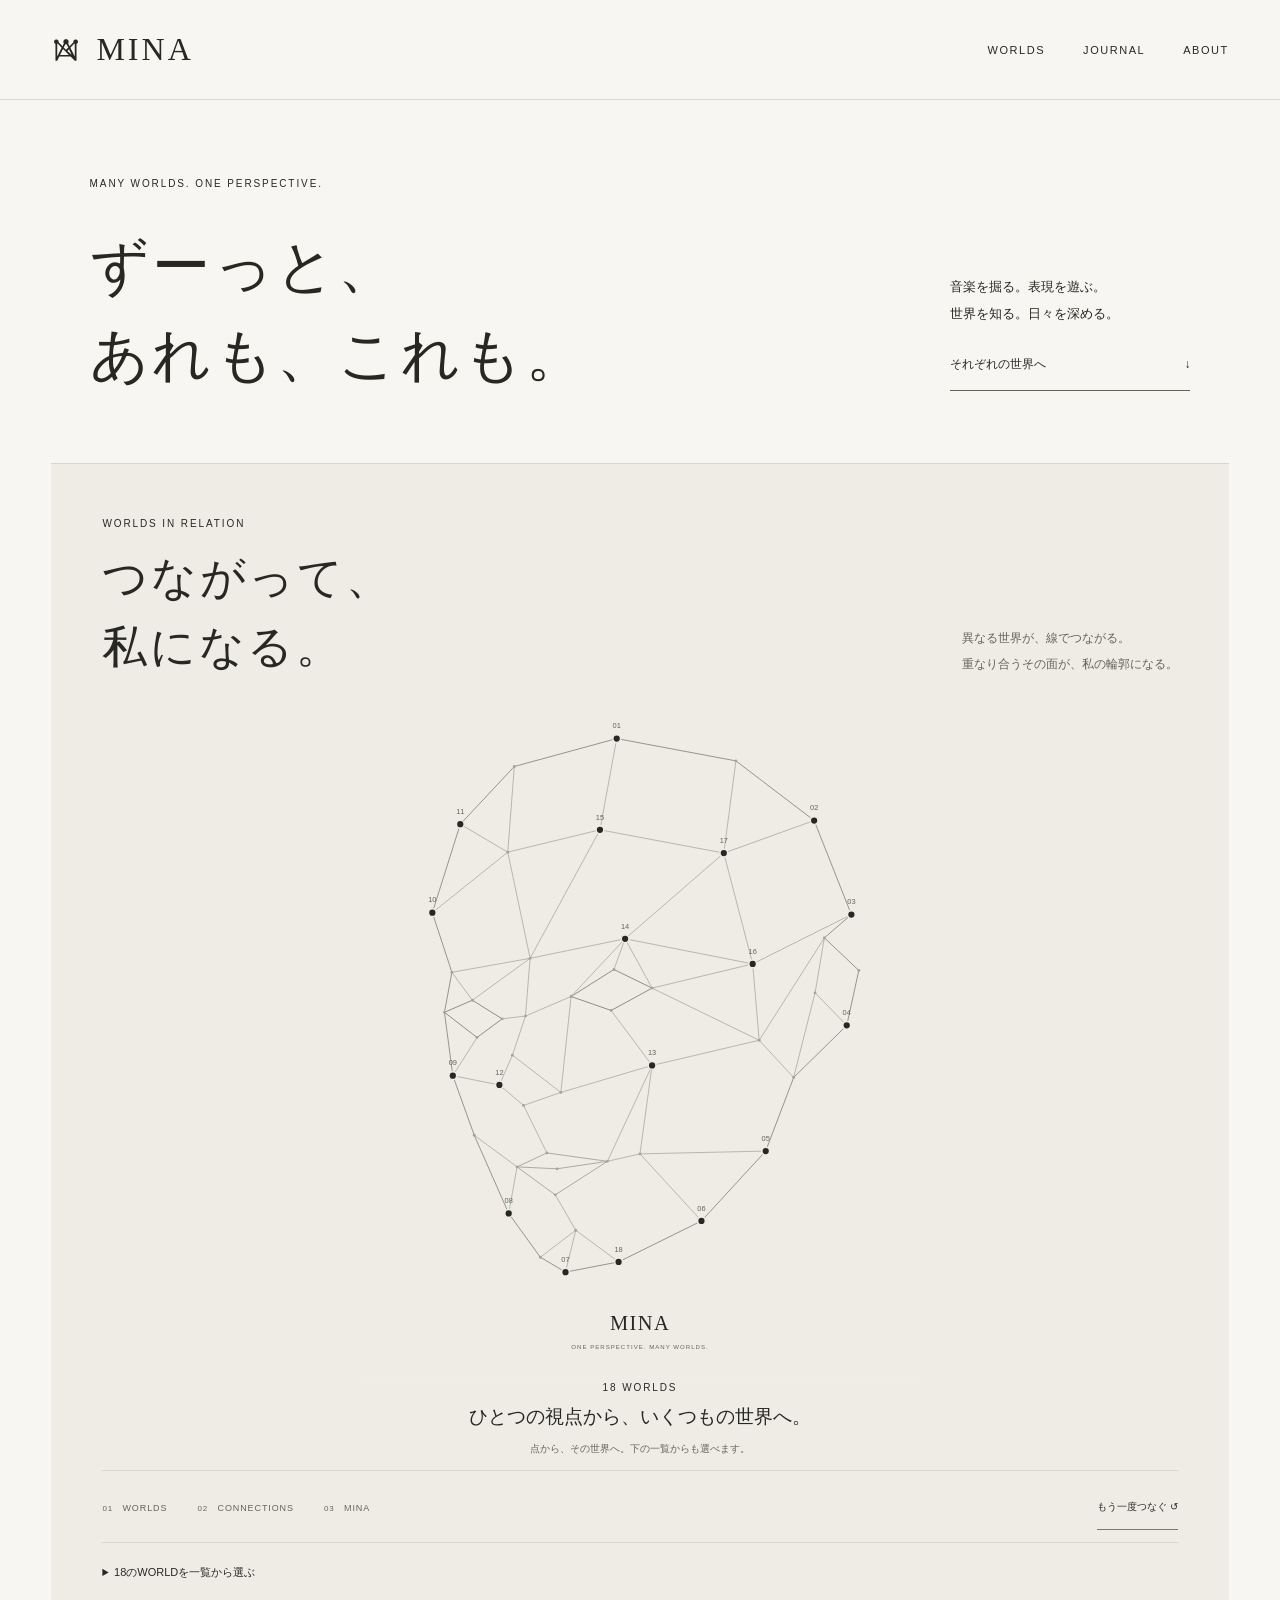
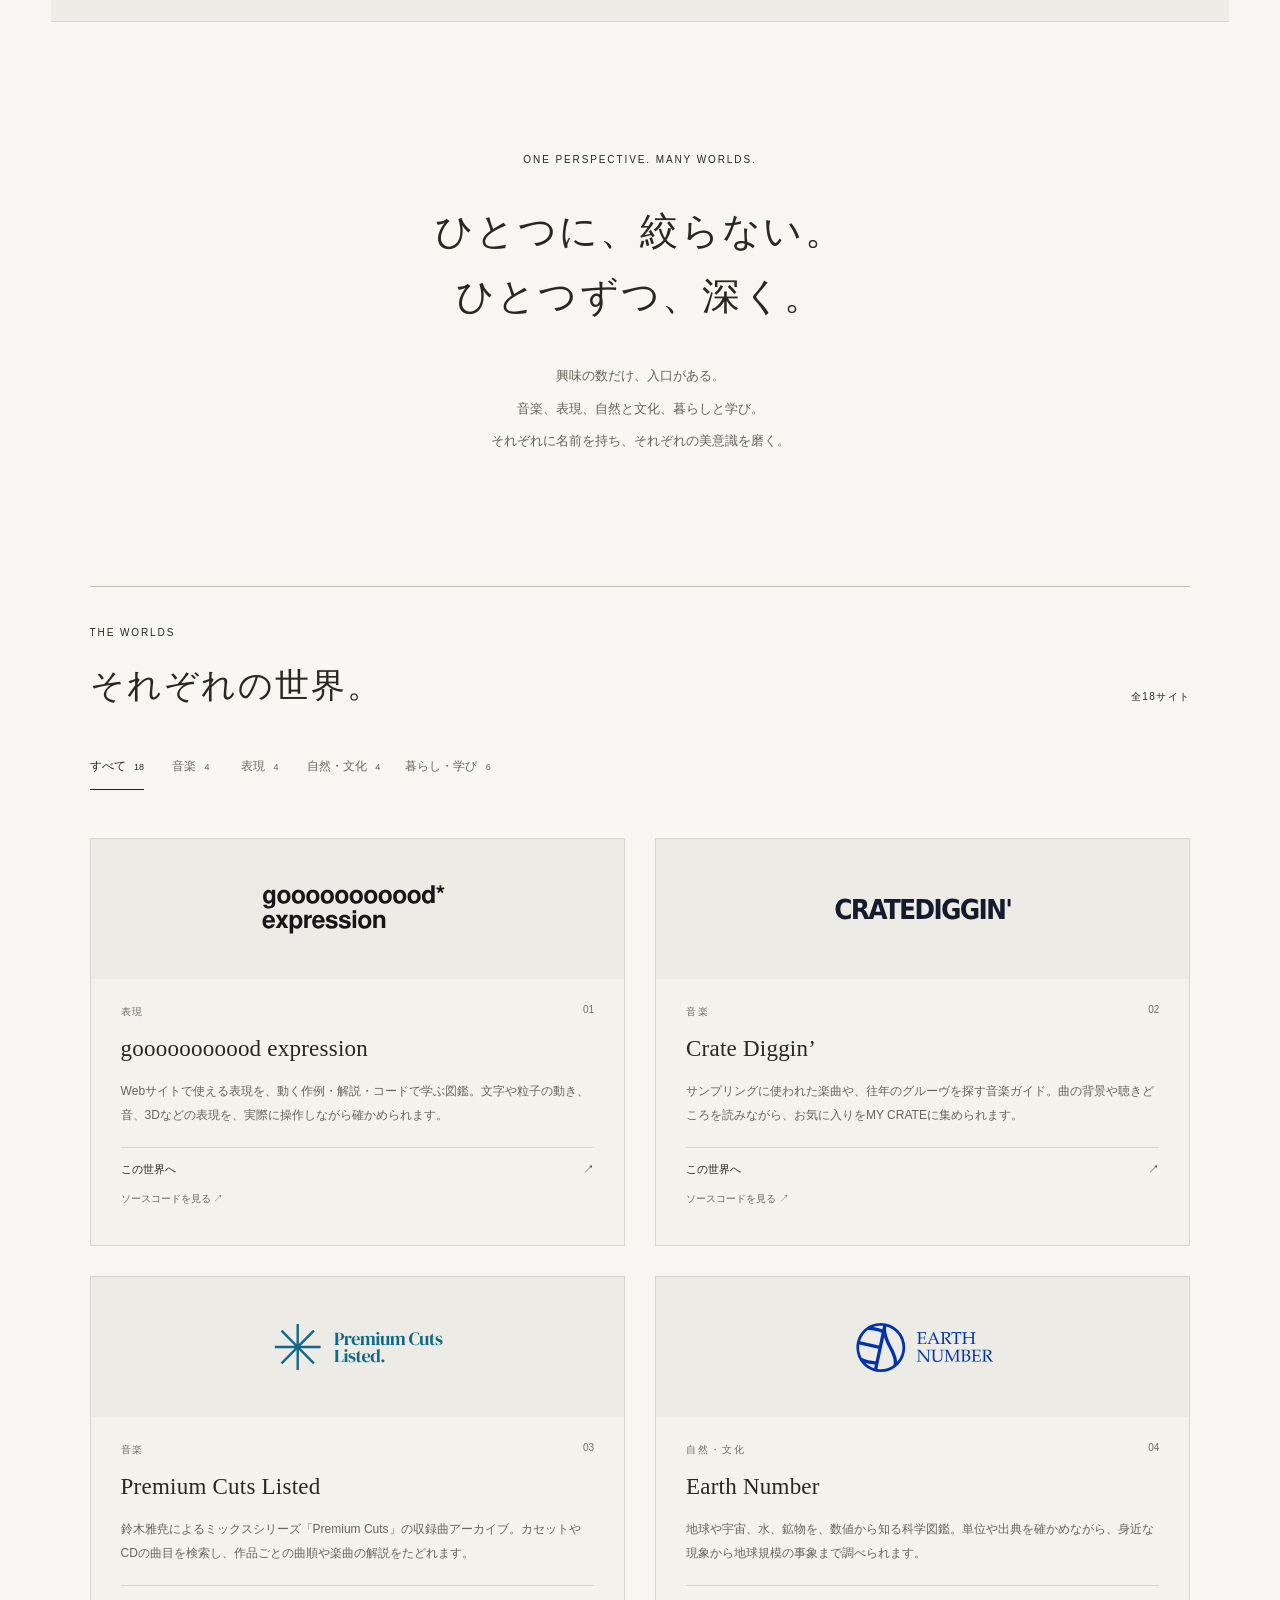
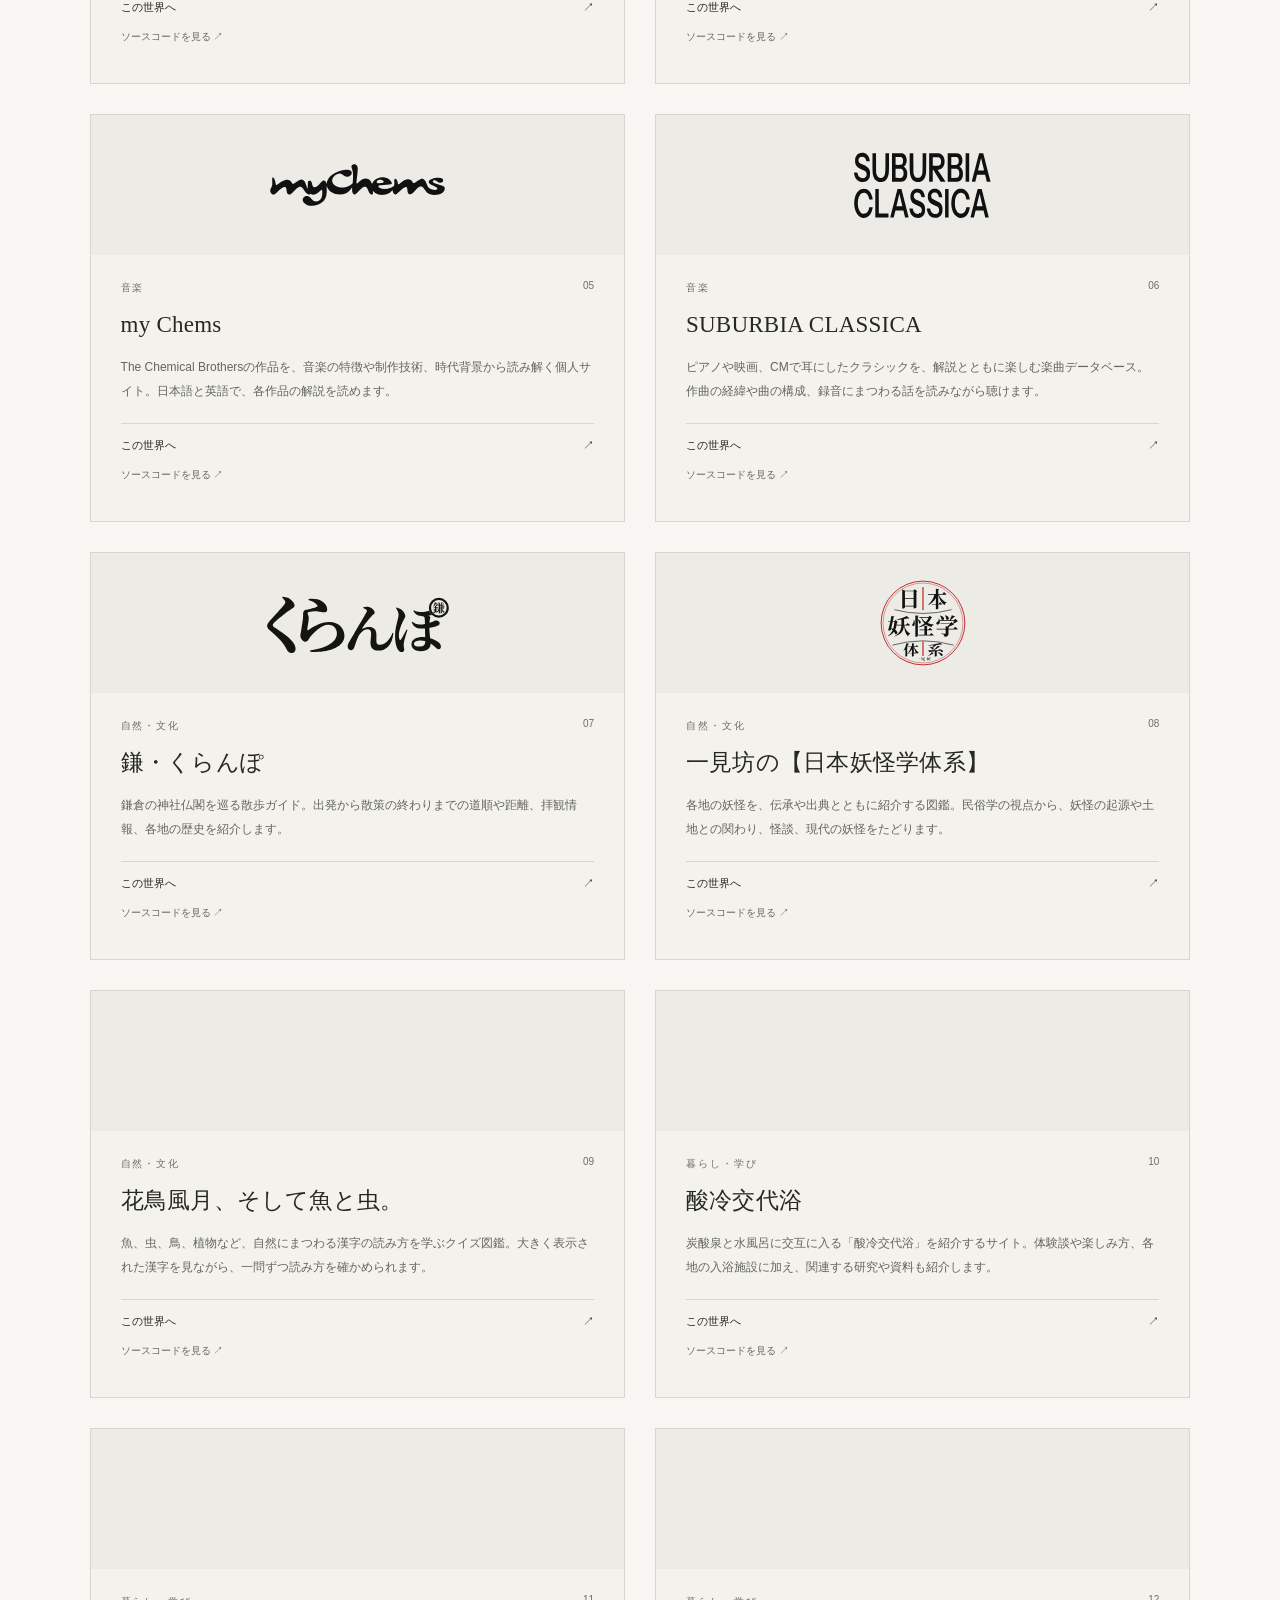
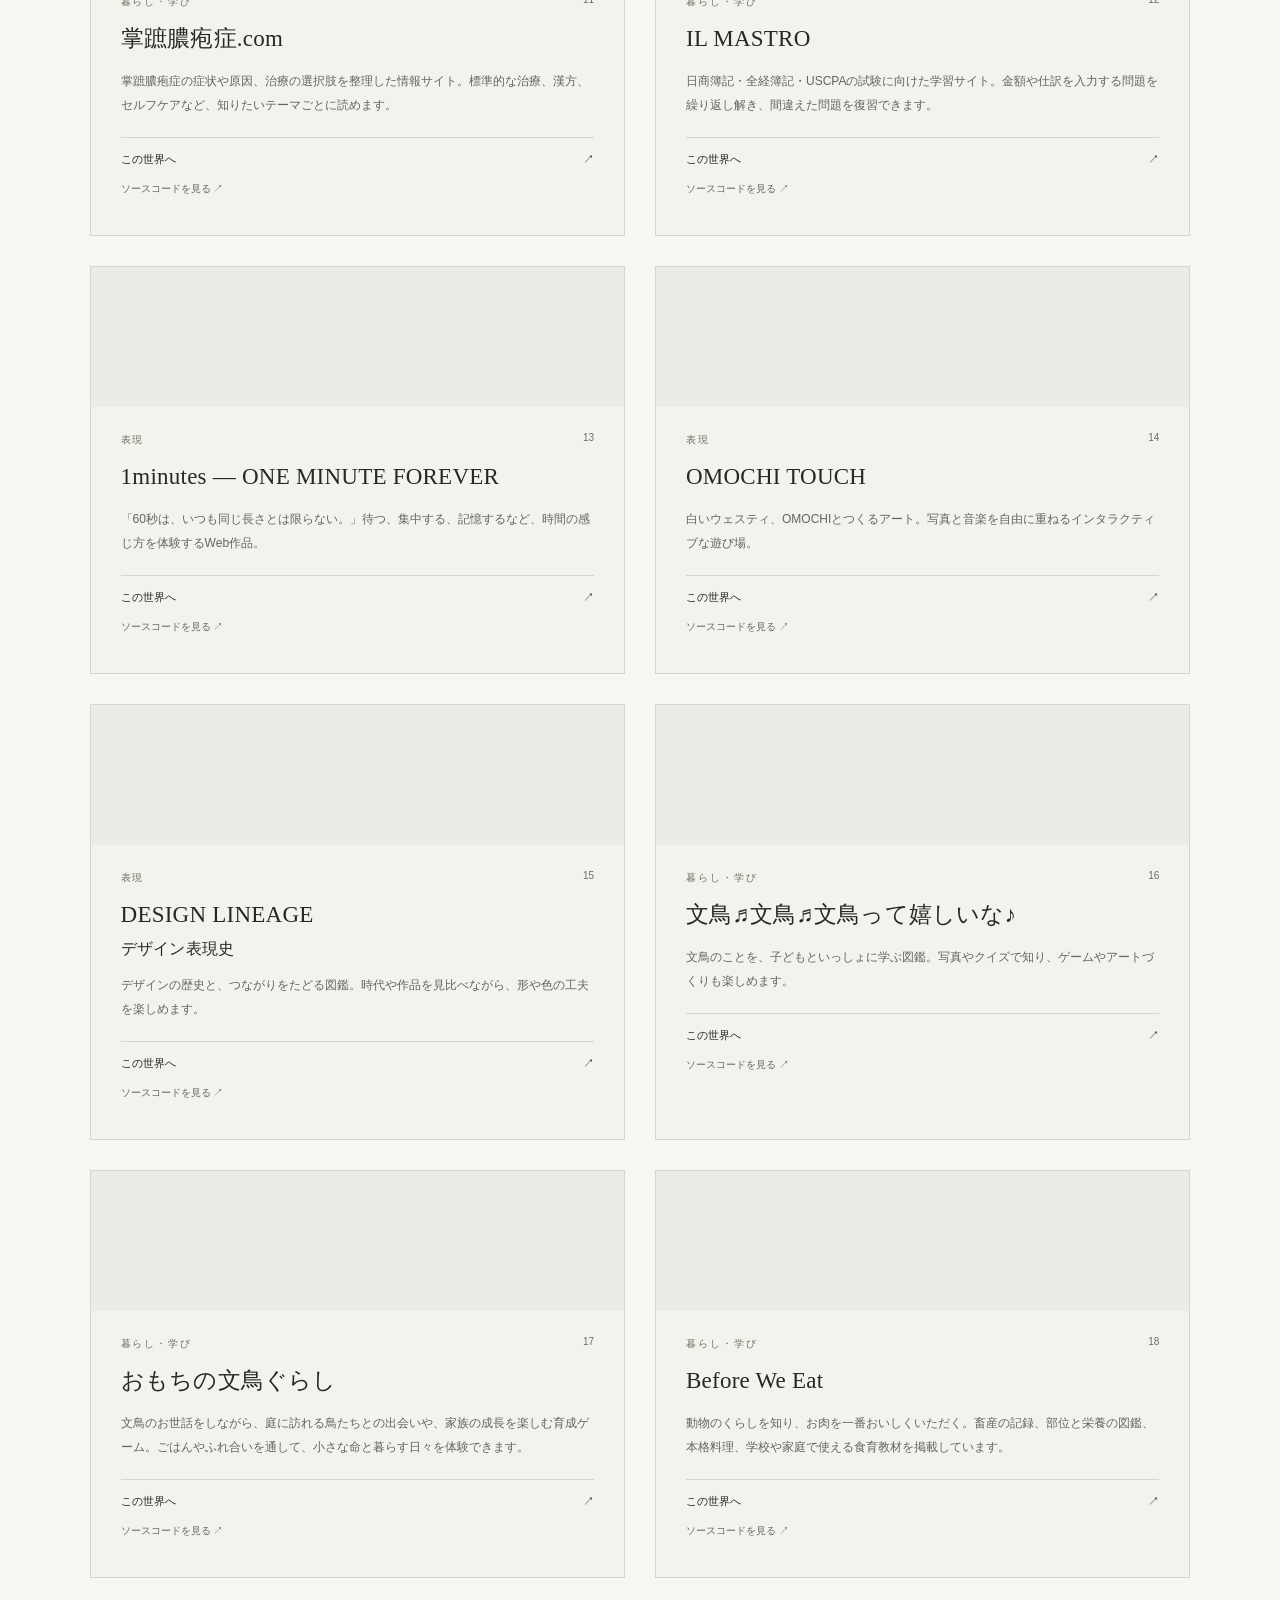
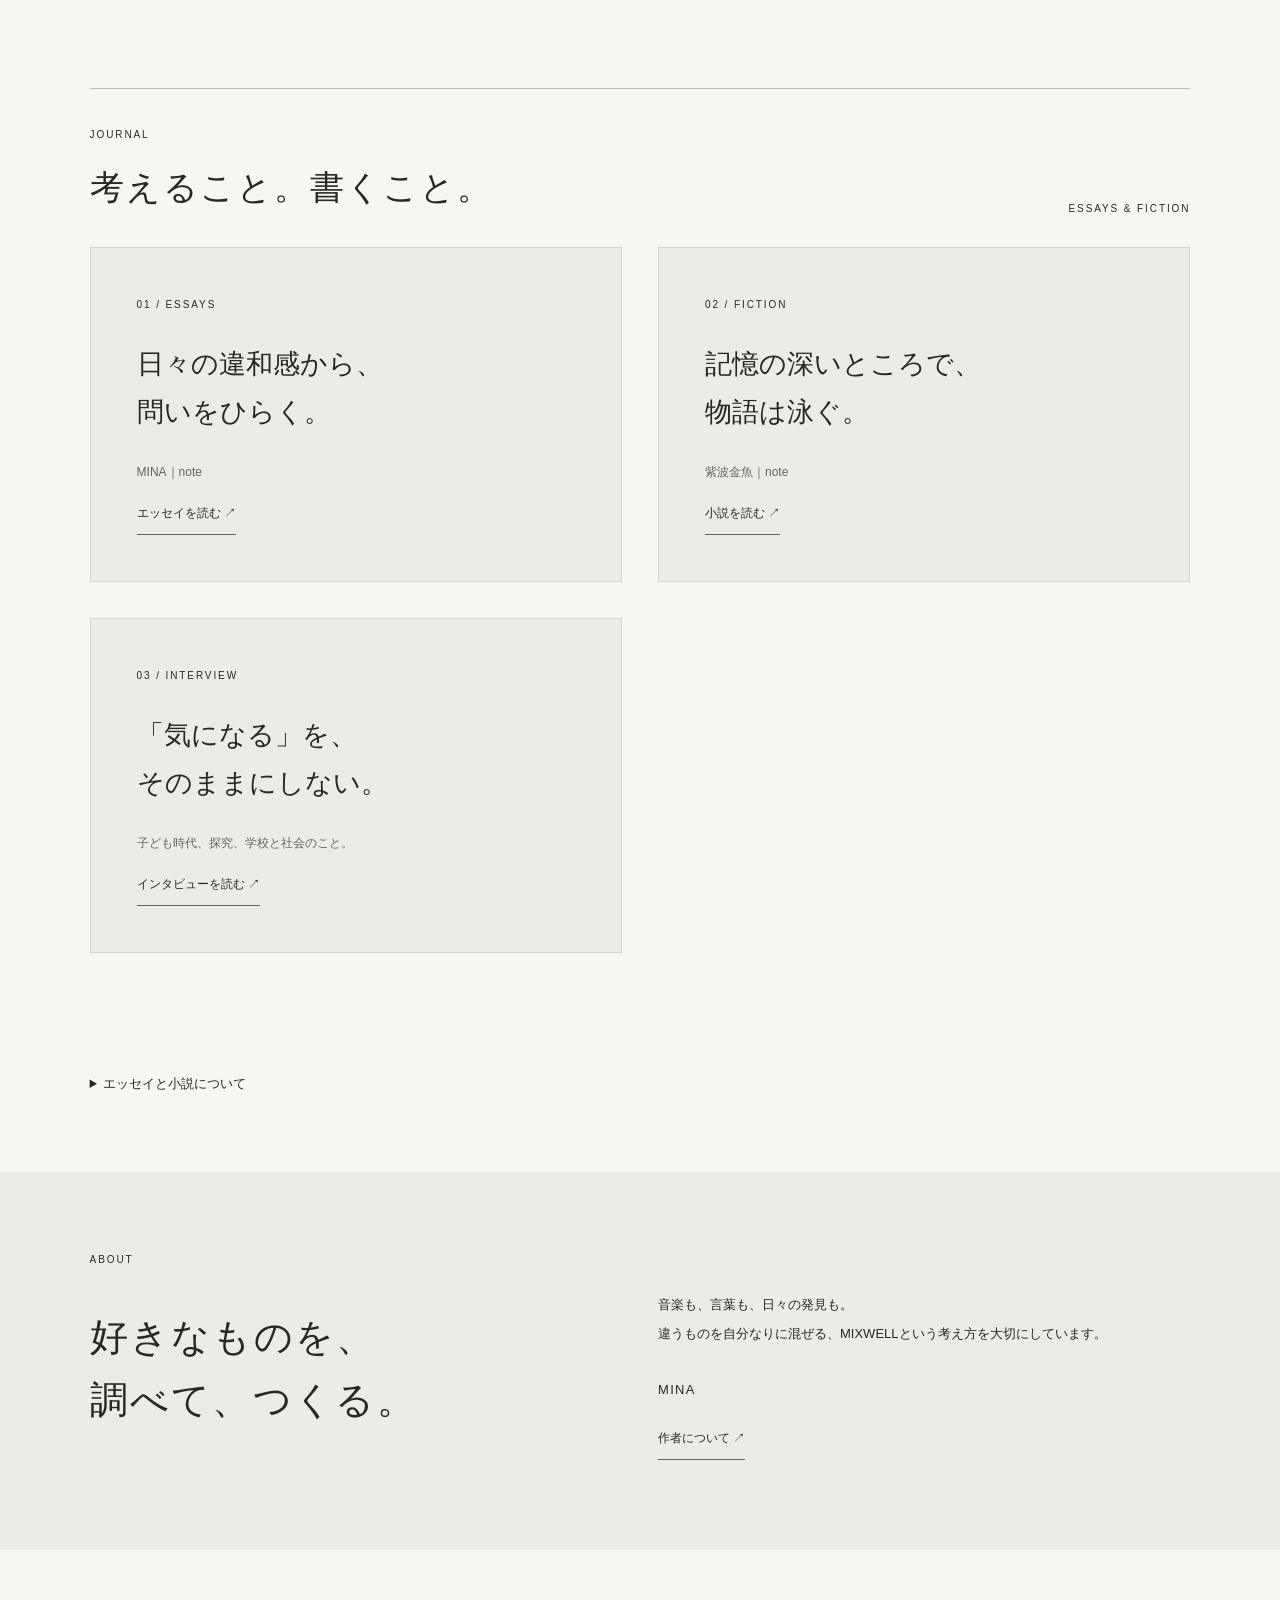
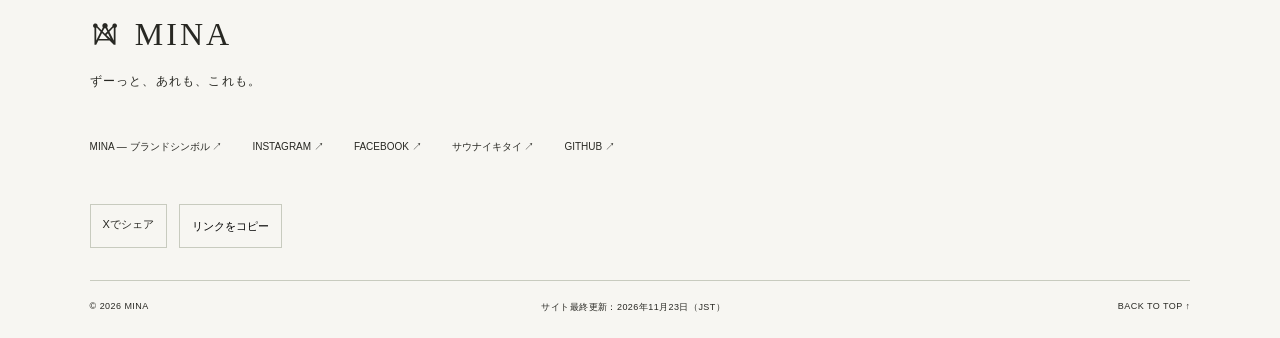
<file: index.html>
<!doctype html>
<html lang="ja">
<head>
<meta charset="utf-8"><meta http-equiv="Content-Security-Policy" content="default-src 'none'; script-src 'self' https://www.googletagmanager.com; style-src 'self'; img-src 'self' https://www.googletagmanager.com https://*.google-analytics.com; manifest-src 'self'; connect-src https://www.googletagmanager.com https://*.google-analytics.com https://*.analytics.google.com https://*.google.com; base-uri 'none'; form-action 'none'; object-src 'none'"><meta name="viewport" content="width=device-width,initial-scale=1,viewport-fit=cover">
<title>MINA — ずーっと、あれも、これも。</title>
<meta name="description" content="ずーっと、あれも、これも。MINAのWebプロジェクト集。音楽、表現、科学、民俗、暮らし。18のWebサイト、エッセイ、小説、サウナの記録やSNSを紹介します。">
<link rel="canonical" href="https://djnaoyaman.github.io/">
<meta property="og:type" content="website"><meta property="og:title" content="MINA — ずーっと、あれも、これも。"><meta property="og:description" content="MINAのWebプロジェクト集。音楽、表現、科学、民俗、暮らし。領域を越えて、全部やる。"><meta property="og:url" content="https://djnaoyaman.github.io/"><meta name="theme-color" content="#f7f6f2"><meta name="color-scheme" content="light"><meta name="application-name" content="MINA"><meta name="apple-mobile-web-app-title" content="MINA"><meta name="referrer" content="strict-origin-when-cross-origin">
<link rel="icon" href="/favicon.ico?v=20261031-crown" sizes="16x16 32x32 48x48 64x64"><link rel="icon" href="/favicon-32.png?v=20261031-crown" type="image/png" sizes="32x32"><link rel="icon" href="/favicon-48.png?v=20261031-crown" type="image/png" sizes="48x48"><link rel="icon" href="/favicon.svg?v=20261031-crown" type="image/svg+xml" sizes="any"><link rel="apple-touch-icon" sizes="180x180" href="/apple-touch-icon.png?v=20261031-crown"><link rel="mask-icon" href="/safari-pinned-tab.svg?v=20261031-crown" color="#282823"><link rel="manifest" href="/site.webmanifest?v=20261106-mina">
<meta name="robots" content="index,follow,max-image-preview:large"><meta name="author" content="MINA">
<meta property="og:site_name" content="MINA"><meta property="og:locale" content="ja_JP"><meta property="og:image" content="https://djnaoyaman.github.io/og-image.png?v=20261106-mina"><meta property="og:image:secure_url" content="https://djnaoyaman.github.io/og-image.png?v=20261106-mina"><meta property="og:image:type" content="image/png"><meta property="og:image:width" content="1200"><meta property="og:image:height" content="630"><meta property="og:image:alt" content="MINA — ずーっと、あれも、これも。">
<meta name="twitter:card" content="summary_large_image"><meta name="twitter:title" content="MINA — ずーっと、あれも、これも。"><meta name="twitter:description" content="MINAのWebプロジェクト集。音楽、表現、科学、民俗、暮らし。領域を越えて、全部やる。"><meta name="twitter:image" content="https://djnaoyaman.github.io/og-image.png?v=20261106-mina"><meta name="twitter:image:alt" content="MINA — ずーっと、あれも、これも。">
<link rel="alternate" type="text/markdown" href="/llms.txt" title="サイト概要とプロジェクト一覧"><link rel="sitemap" type="application/xml" href="/sitemap.xml">
<link rel="stylesheet" href="/maisons.css?v=20261122-beforeweeat">
<script type="application/ld+json">{"@context":"https://schema.org","@graph":[{"@type":"WebSite","@id":"https://djnaoyaman.github.io/#website","name":"MINA","url":"https://djnaoyaman.github.io/","inLanguage":"ja","description":"ずーっと、あれも、これも。MINAのWebプロジェクト集。","author":{"@id":"https://djnaoyaman.github.io/#person"},"image":{"@type":"ImageObject","url":"https://djnaoyaman.github.io/og-image.png?v=20261106-mina","width":1200,"height":630}},{"@type":"Person","@id":"https://djnaoyaman.github.io/#person","name":"MINA","url":"https://djnaoyaman.github.io/profile.html"},{"@type":"CollectionPage","@id":"https://djnaoyaman.github.io/#collection","name":"MINA — Worlds","url":"https://djnaoyaman.github.io/","isPartOf":{"@id":"https://djnaoyaman.github.io/#website"},"mainEntity":{"@type":"ItemList","numberOfItems":18,"itemListElement":[{"@type":"ListItem","position":1,"item":{"@type":"WebSite","name":"gooooooooood expression","url":"https://djnaoyaman.github.io/gooooooooood_expression/","description":"Webサイトで使える表現を、動く作例・解説・コードで学ぶ図鑑。文字や粒子の動き、音、3Dなどの表現を、実際に操作しながら確かめられます。","inLanguage":"ja"}},{"@type":"ListItem","position":2,"item":{"@type":"WebSite","name":"Crate Diggin’","url":"https://djnaoyaman.github.io/cratediggin/","description":"サンプリングに使われた楽曲や、往年のグルーヴを探す音楽ガイド。曲の背景や聴きどころを読みながら、お気に入りをMY CRATEに集められます。","inLanguage":"ja"}},{"@type":"ListItem","position":3,"item":{"@type":"WebSite","name":"Premium Cuts Listed","url":"https://djnaoyaman.github.io/premiumcuts/","description":"鈴木雅尭によるミックスシリーズ「Premium Cuts」の収録曲アーカイブ。カセットやCDの曲目を検索し、作品ごとの曲順や楽曲の解説をたどれます。","inLanguage":"ja"}},{"@type":"ListItem","position":4,"item":{"@type":"WebSite","name":"Earth Number","url":"https://djnaoyaman.github.io/earthnumber/","description":"地球や宇宙、水、鉱物を、数値から知る科学図鑑。単位や出典を確かめながら、身近な現象から地球規模の事象まで調べられます。","inLanguage":"ja"}},{"@type":"ListItem","position":5,"item":{"@type":"WebSite","name":"my Chems","url":"https://djnaoyaman.github.io/chems/","description":"The Chemical Brothersの作品を、音楽の特徴や制作技術、時代背景から読み解く個人サイト。日本語と英語で、各作品の解説を読めます。","inLanguage":"ja"}},{"@type":"ListItem","position":6,"item":{"@type":"WebSite","name":"SUBURBIA CLASSICA","url":"https://djnaoyaman.github.io/suburbia-classica/","description":"ピアノや映画、CMで耳にしたクラシックを、解説とともに楽しむ楽曲データベース。作曲の経緯や曲の構成、録音にまつわる話を読みながら聴けます。","inLanguage":"ja"}},{"@type":"ListItem","position":7,"item":{"@type":"WebSite","name":"鎌・くらんぽ","url":"https://djnaoyaman.github.io/kuranpo/","description":"鎌倉の神社仏閣を巡る散歩ガイド。出発から散策の終わりまでの道順や距離、拝観情報、各地の歴史を紹介します。","inLanguage":"ja"}},{"@type":"ListItem","position":8,"item":{"@type":"WebSite","name":"一見坊の【日本妖怪学体系】","url":"https://djnaoyaman.github.io/youkai/","description":"各地の妖怪を、伝承や出典とともに紹介する図鑑。民俗学の視点から、妖怪の起源や土地との関わり、怪談、現代の妖怪をたどります。","inLanguage":"ja"}},{"@type":"ListItem","position":9,"item":{"@type":"WebSite","name":"花鳥風月、そして魚と虫。","url":"https://djnaoyaman.github.io/sakanamushi/","description":"魚、虫、鳥、植物など、自然にまつわる漢字の読み方を学ぶクイズ図鑑。大きく表示された漢字を見ながら、一問ずつ読み方を確かめられます。","inLanguage":"ja"}},{"@type":"ListItem","position":10,"item":{"@type":"WebSite","name":"酸冷交代浴","url":"https://djnaoyaman.github.io/sanreikotaiyoku/","description":"炭酸泉と水風呂に交互に入る「酸冷交代浴」を紹介するサイト。体験談や楽しみ方、各地の入浴施設に加え、関連する研究や資料も紹介します。","inLanguage":"ja"}},{"@type":"ListItem","position":11,"item":{"@type":"WebSite","name":"掌蹠膿疱症.com","url":"https://djnaoyaman.github.io/ppp/","description":"掌蹠膿疱症の症状や原因、治療の選択肢を整理した情報サイト。標準的な治療、漢方、セルフケアなど、知りたいテーマごとに読めます。","inLanguage":"ja"}},{"@type":"ListItem","position":12,"item":{"@type":"WebSite","name":"IL MASTRO","url":"https://djnaoyaman.github.io/bookkeeping/","description":"日商簿記・全経簿記・USCPAの試験に向けた学習サイト。金額や仕訳を入力する問題を繰り返し解き、間違えた問題を復習できます。","inLanguage":"ja"}},{"@type":"ListItem","position":13,"item":{"@type":"WebSite","name":"1minutes — ONE MINUTE FOREVER","url":"https://djnaoyaman.github.io/1minutes/","description":"「60秒は、いつも同じ長さとは限らない。」待つ、集中する、記憶するなど、時間の感じ方を体験するWeb作品。","inLanguage":"ja"}},{"@type":"ListItem","position":14,"item":{"@type":"WebSite","name":"OMOCHI TOUCH","url":"https://djnaoyaman.github.io/omochi-touch/","description":"白いウェスティ、OMOCHIとつくるアート。写真と音楽を自由に重ねるインタラクティブな遊び場。","inLanguage":"ja"}},{"@type":"ListItem","position":15,"item":{"@type":"WebSite","name":"DESIGN LINEAGE｜デザイン表現史","url":"https://djnaoyaman.github.io/design-lineage/","description":"デザインの歴史と、つながりをたどる図鑑。時代や作品を見比べながら、形や色の工夫を楽しめます。","inLanguage":"ja"}},{"@type":"ListItem","position":16,"item":{"@type":"WebSite","name":"文鳥♬文鳥♬文鳥って嬉しいな♪","url":"https://djnaoyaman.github.io/buncho-ureshi/","description":"文鳥のことを、子どもといっしょに学ぶ図鑑。写真やクイズで知り、ゲームやアートづくりも楽しめます。","inLanguage":"ja"}},{"@type":"ListItem","position":17,"item":{"@type":"WebSite","name":"おもちの文鳥ぐらし","url":"https://djnaoyaman.github.io/buncho-ureshi/game/","description":"文鳥のお世話をしながら、庭に訪れる鳥たちとの出会いや、家族の成長を楽しむ育成ゲーム。ごはんやふれ合いを通して、小さな命と暮らす日々を体験できます。","inLanguage":"ja"}},{"@type":"ListItem","position":18,"item":{"@type":"WebSite","name":"Before We Eat","url":"https://djnaoyaman.github.io/beforeweeat/","description":"動物のくらしを知り、お肉を一番おいしくいただく。畜産の記録、部位と栄養の図鑑、本格料理、学校や家庭で使える食育教材を掲載しています。","inLanguage":"ja"}}]}}]}</script>
<meta name="google-site-verification" content="bP9IfKOWjW_sS23M6XOGqAyUFjWM9HLlekyKwcxPkyY" />
<link rel="stylesheet" href="/author.css?v=20261031">
<script data-mina-ga async src="https://www.googletagmanager.com/gtag/js?id=G-PT03XG7KQR"></script>
<script src="/analytics.js?v=20261123-events" defer></script>
</head><body id="top" class="maisons-home"><a class="skip" href="#main">本文へスキップ</a><header><a class="wordmark" href="#top"><img class="brand-symbol" src="/assets-source/tab-mark.svg?v=20261031-crown" width="30" height="30" alt="" aria-hidden="true"><span>MINA</span></a><nav aria-label="メインナビゲーション"><a href="#worlds">WORLDS</a><a href="#writing">JOURNAL</a><a href="#about">ABOUT</a></nav></header><main id="main" tabindex="-1"><section class="intro"><p class="eyebrow">MANY WORLDS. ONE PERSPECTIVE.</p><div class="intro-row"><h1 id="catchcopy"><span>ずーっと、</span><br><span>あれも、これも。</span></h1><div class="intro-note"><p>音楽を掘る。表現を遊ぶ。<br>世界を知る。日々を深める。</p><a class="text-link" href="#worlds">それぞれの世界へ <span>↓</span></a></div></div></section><section class="world-atlas" id="world-atlas" aria-labelledby="world-atlas-title"><div class="world-atlas-heading"><div><p class="eyebrow">WORLDS IN RELATION</p><h2 id="world-atlas-title">つながって、<br>私になる。</h2></div><p class="world-atlas-story">異なる世界が、線でつながる。<br>重なり合うその面が、私の輪郭になる。</p></div><div class="world-stage"><svg xmlns="http://www.w3.org/2000/svg" viewBox="260 -105 600 735" width="720" height="880" class="world-map world-portrait" aria-label="18のWORLDが点と線でつながり、左斜めから見た人物の顔をかたちづくる図"><title>WORLDS IN RELATION — 点と線の顔構造案</title><rect x="260" y="-105" width="600" height="735" fill="#eeece5" /><g fill="none" stroke-linejoin="round" stroke-linecap="round" aria-hidden="true" class="world-edges"><path data-from="crown" data-to="crownL" d="M535,-55 L425,-25" stroke="#92958a" stroke-width="1.05" class="world-edge wire-outline" pathLength="1" data-worlds="0" /><path data-from="crown" data-to="crownR" d="M535,-55 L663,-31" stroke="#92958a" stroke-width="1.05" class="world-edge wire-outline" pathLength="1" data-worlds="0" /><path data-from="crownR" data-to="upperR" d="M663,-31 L747,33" stroke="#92958a" stroke-width="1.05" class="world-edge wire-outline" pathLength="1" data-worlds="1" /><path data-from="templeR" data-to="upperR" d="M787,134 L747,33" stroke="#92958a" stroke-width="1.05" class="world-edge wire-outline" pathLength="1" data-worlds="2,1" /><path data-from="earTop" data-to="templeR" d="M758,159 L787,134" stroke="#92958a" stroke-width="1.05" class="world-edge wire-outline" pathLength="1" data-worlds="2" /><path data-from="earBack" data-to="earTop" d="M795,194 L758,159" stroke="#92958a" stroke-width="1.05" class="world-edge wire-outline" pathLength="1" data-worlds="" /><path data-from="earBack" data-to="earMid" d="M795,194 L782,253" stroke="#92958a" stroke-width="1.05" class="world-edge wire-outline" pathLength="1" data-worlds="3" /><path data-from="earBase" data-to="earMid" d="M725,309 L782,253" stroke="#92958a" stroke-width="1.05" class="world-edge wire-outline" pathLength="1" data-worlds="3" /><path data-from="earBase" data-to="jawR" d="M725,309 L695,388" stroke="#92958a" stroke-width="1.05" class="world-edge wire-outline" pathLength="1" data-worlds="4" /><path data-from="jaw" data-to="jawR" d="M626,463 L695,388" stroke="#92958a" stroke-width="1.05" class="world-edge wire-outline" pathLength="1" data-worlds="5,4" /><path data-from="chinR" data-to="jaw" d="M537,507 L626,463" stroke="#92958a" stroke-width="1.05" class="world-edge wire-outline" pathLength="1" data-worlds="5" /><path data-from="chin" data-to="chinR" d="M480,518 L537,507" stroke="#92958a" stroke-width="1.05" class="world-edge wire-outline" pathLength="1" data-worlds="6" /><path data-from="chin" data-to="chinL" d="M480,518 L453,502" stroke="#92958a" stroke-width="1.05" class="world-edge wire-outline" pathLength="1" data-worlds="6" /><path data-from="chinL" data-to="jawL" d="M453,502 L419,455" stroke="#92958a" stroke-width="1.05" class="world-edge wire-outline" pathLength="1" data-worlds="7" /><path data-from="farLowCheek" data-to="jawL" d="M382,371 L419,455" stroke="#92958a" stroke-width="1.05" class="world-edge wire-outline" pathLength="1" data-worlds="7" /><path data-from="farCheek" data-to="farLowCheek" d="M359,307 L382,371" stroke="#92958a" stroke-width="1.05" class="world-edge wire-outline" pathLength="1" data-worlds="8" /><path data-from="farCheek" data-to="farOut" d="M359,307 L350,239" stroke="#92958a" stroke-width="1.05" class="world-edge wire-outline" pathLength="1" data-worlds="8" /><path data-from="browL" data-to="farOut" d="M358,196 L350,239" stroke="#92958a" stroke-width="1.05" class="world-edge wire-outline" pathLength="1" data-worlds="" /><path data-from="browL" data-to="templeL" d="M358,196 L337,132" stroke="#92958a" stroke-width="1.05" class="world-edge wire-outline" pathLength="1" data-worlds="9" /><path data-from="templeL" data-to="upperL" d="M337,132 L367,37" stroke="#92958a" stroke-width="1.05" class="world-edge wire-outline" pathLength="1" data-worlds="9,10" /><path data-from="crownL" data-to="upperL" d="M425,-25 L367,37" stroke="#92958a" stroke-width="1.05" class="world-edge wire-outline" pathLength="1" data-worlds="10" /><path data-from="foreL" data-to="upperL" d="M418,67 L367,37" stroke="#a5a89c" stroke-width="0.82" class="world-edge wire-structure" pathLength="1" data-worlds="10" /><path data-from="foreC" data-to="foreL" d="M517,43 L418,67" stroke="#a5a89c" stroke-width="0.82" class="world-edge wire-structure" pathLength="1" data-worlds="14" /><path data-from="crown" data-to="foreC" d="M535,-55 L517,43" stroke="#a5a89c" stroke-width="0.82" class="world-edge wire-structure" pathLength="1" data-worlds="0,14" /><path data-from="crownL" data-to="foreL" d="M425,-25 L418,67" stroke="#a5a89c" stroke-width="0.82" class="world-edge wire-structure" pathLength="1" data-worlds="" /><path data-from="foreL" data-to="templeL" d="M418,67 L337,132" stroke="#a5a89c" stroke-width="0.82" class="world-edge wire-structure" pathLength="1" data-worlds="9" /><path data-from="foreC" data-to="foreR" d="M517,43 L650,68" stroke="#a5a89c" stroke-width="0.82" class="world-edge wire-structure" pathLength="1" data-worlds="14,16" /><path data-from="foreR" data-to="upperR" d="M650,68 L747,33" stroke="#a5a89c" stroke-width="0.82" class="world-edge wire-structure" pathLength="1" data-worlds="1,16" /><path data-from="crownR" data-to="foreR" d="M663,-31 L650,68" stroke="#a5a89c" stroke-width="0.82" class="world-edge wire-structure" pathLength="1" data-worlds="16" /><path data-from="browC" data-to="foreL" d="M442,181 L418,67" stroke="#a5a89c" stroke-width="0.82" class="world-edge wire-structure" pathLength="1" data-worlds="" /><path data-from="browC" data-to="foreC" d="M442,181 L517,43" stroke="#a5a89c" stroke-width="0.82" class="world-edge wire-structure" pathLength="1" data-worlds="14" /><path data-from="browR" data-to="foreR" d="M544,160 L650,68" stroke="#a5a89c" stroke-width="0.82" class="world-edge wire-structure" pathLength="1" data-worlds="13,16" /><path data-from="browC" data-to="browR" d="M442,181 L544,160" stroke="#a5a89c" stroke-width="0.82" class="world-edge wire-structure" pathLength="1" data-worlds="13" /><path data-from="browC" data-to="browL" d="M442,181 L358,196" stroke="#a5a89c" stroke-width="0.82" class="world-edge wire-structure" pathLength="1" data-worlds="" /><path data-from="foreR" data-to="temple" d="M650,68 L681,187" stroke="#a5a89c" stroke-width="0.82" class="world-edge wire-structure" pathLength="1" data-worlds="15,16" /><path data-from="temple" data-to="templeR" d="M681,187 L787,134" stroke="#a5a89c" stroke-width="0.82" class="world-edge wire-structure" pathLength="1" data-worlds="2,15" /><path data-from="browR" data-to="temple" d="M544,160 L681,187" stroke="#a5a89c" stroke-width="0.82" class="world-edge wire-structure" pathLength="1" data-worlds="13,15" /><path data-from="browR" data-to="nearOut" d="M544,160 L573,213" stroke="#a5a89c" stroke-width="0.82" class="world-edge wire-structure" pathLength="1" data-worlds="13" /><path data-from="farOut" data-to="farTop" d="M350,239 L380,226" stroke="#858a7d" stroke-width="1.0" class="world-edge wire-orbit" pathLength="1" data-worlds="" /><path data-from="farIn" data-to="farTop" d="M412,246 L380,226" stroke="#858a7d" stroke-width="1.0" class="world-edge wire-orbit" pathLength="1" data-worlds="" /><path data-from="farIn" data-to="farLow" d="M412,246 L385,266" stroke="#858a7d" stroke-width="1.0" class="world-edge wire-orbit" pathLength="1" data-worlds="" /><path data-from="farLow" data-to="farOut" d="M385,266 L350,239" stroke="#858a7d" stroke-width="1.0" class="world-edge wire-orbit" pathLength="1" data-worlds="" /><path data-from="nearIn" data-to="nearTop" d="M486,222 L532,193" stroke="#858a7d" stroke-width="1.0" class="world-edge wire-orbit" pathLength="1" data-worlds="" /><path data-from="nearOut" data-to="nearTop" d="M573,213 L532,193" stroke="#858a7d" stroke-width="1.0" class="world-edge wire-orbit" pathLength="1" data-worlds="" /><path data-from="nearLow" data-to="nearOut" d="M529,237 L573,213" stroke="#858a7d" stroke-width="1.0" class="world-edge wire-orbit" pathLength="1" data-worlds="" /><path data-from="nearIn" data-to="nearLow" d="M486,222 L529,237" stroke="#858a7d" stroke-width="1.0" class="world-edge wire-orbit" pathLength="1" data-worlds="" /><path data-from="browL" data-to="farTop" d="M358,196 L380,226" stroke="#a5a89c" stroke-width="0.82" class="world-edge wire-structure" pathLength="1" data-worlds="" /><path data-from="browC" data-to="farTop" d="M442,181 L380,226" stroke="#a5a89c" stroke-width="0.82" class="world-edge wire-structure" pathLength="1" data-worlds="" /><path data-from="bridge" data-to="browC" d="M437,243 L442,181" stroke="#a5a89c" stroke-width="0.82" class="world-edge wire-structure" pathLength="1" data-worlds="" /><path data-from="bridge" data-to="nearIn" d="M437,243 L486,222" stroke="#a5a89c" stroke-width="0.82" class="world-edge wire-structure" pathLength="1" data-worlds="" /><path data-from="browR" data-to="nearIn" d="M544,160 L486,222" stroke="#a5a89c" stroke-width="0.82" class="world-edge wire-structure" pathLength="1" data-worlds="13" /><path data-from="browR" data-to="nearTop" d="M544,160 L532,193" stroke="#a5a89c" stroke-width="0.82" class="world-edge wire-structure" pathLength="1" data-worlds="13" /><path data-from="bridge" data-to="farIn" d="M437,243 L412,246" stroke="#a5a89c" stroke-width="0.82" class="world-edge wire-structure" pathLength="1" data-worlds="" /><path data-from="bridge" data-to="noseMid" d="M437,243 L423,285" stroke="#a5a89c" stroke-width="0.82" class="world-edge wire-structure" pathLength="1" data-worlds="" /><path data-from="noseMid" data-to="noseTip" d="M423,285 L409,317" stroke="#a5a89c" stroke-width="0.82" class="world-edge wire-structure" pathLength="1" data-worlds="11" /><path data-from="noseBase" data-to="noseTip" d="M435,339 L409,317" stroke="#a5a89c" stroke-width="0.82" class="world-edge wire-structure" pathLength="1" data-worlds="11" /><path data-from="noseBase" data-to="noseWing" d="M435,339 L475,325" stroke="#a5a89c" stroke-width="0.82" class="world-edge wire-structure" pathLength="1" data-worlds="" /><path data-from="nearIn" data-to="noseWing" d="M486,222 L475,325" stroke="#a5a89c" stroke-width="0.82" class="world-edge wire-structure" pathLength="1" data-worlds="" /><path data-from="noseMid" data-to="noseWing" d="M423,285 L475,325" stroke="#a5a89c" stroke-width="0.82" class="world-edge wire-structure" pathLength="1" data-worlds="" /><path data-from="farLowCheek" data-to="mouthFar" d="M382,371 L428,405" stroke="#a5a89c" stroke-width="0.82" class="world-edge wire-structure" pathLength="1" data-worlds="" /><path data-from="jawL" data-to="mouthFar" d="M419,455 L428,405" stroke="#a5a89c" stroke-width="0.82" class="world-edge wire-structure" pathLength="1" data-worlds="7" /><path data-from="farCheek" data-to="farLow" d="M359,307 L385,266" stroke="#a5a89c" stroke-width="0.82" class="world-edge wire-structure" pathLength="1" data-worlds="8" /><path data-from="farCheek" data-to="noseTip" d="M359,307 L409,317" stroke="#a5a89c" stroke-width="0.82" class="world-edge wire-structure" pathLength="1" data-worlds="8,11" /><path data-from="cheek" data-to="nearLow" d="M573,296 L529,237" stroke="#a5a89c" stroke-width="0.82" class="world-edge wire-structure" pathLength="1" data-worlds="12" /><path data-from="cheek" data-to="cheekOuter" d="M573,296 L688,269" stroke="#a5a89c" stroke-width="0.82" class="world-edge wire-structure" pathLength="1" data-worlds="12" /><path data-from="cheekOuter" data-to="temple" d="M688,269 L681,187" stroke="#a5a89c" stroke-width="0.82" class="world-edge wire-structure" pathLength="1" data-worlds="15" /><path data-from="nearOut" data-to="temple" d="M573,213 L681,187" stroke="#a5a89c" stroke-width="0.82" class="world-edge wire-structure" pathLength="1" data-worlds="15" /><path data-from="cheekOuter" data-to="nearOut" d="M688,269 L573,213" stroke="#a5a89c" stroke-width="0.82" class="world-edge wire-structure" pathLength="1" data-worlds="" /><path data-from="cheekOuter" data-to="earTop" d="M688,269 L758,159" stroke="#a5a89c" stroke-width="0.82" class="world-edge wire-structure" pathLength="1" data-worlds="" /><path data-from="cheekOuter" data-to="earBase" d="M688,269 L725,309" stroke="#a5a89c" stroke-width="0.82" class="world-edge wire-structure" pathLength="1" data-worlds="" /><path data-from="cheekLow" data-to="jawR" d="M560,391 L695,388" stroke="#a5a89c" stroke-width="0.82" class="world-edge wire-structure" pathLength="1" data-worlds="4" /><path data-from="cheek" data-to="cheekLow" d="M573,296 L560,391" stroke="#a5a89c" stroke-width="0.82" class="world-edge wire-structure" pathLength="1" data-worlds="12" /><path data-from="cheek" data-to="noseWing" d="M573,296 L475,325" stroke="#a5a89c" stroke-width="0.82" class="world-edge wire-structure" pathLength="1" data-worlds="12" /><path data-from="cheek" data-to="mouthNear" d="M573,296 L525,399" stroke="#a5a89c" stroke-width="0.82" class="world-edge wire-structure" pathLength="1" data-worlds="12" /><path data-from="mouthUp" data-to="noseBase" d="M460,390 L435,339" stroke="#a5a89c" stroke-width="0.82" class="world-edge wire-structure" pathLength="1" data-worlds="" /><path data-from="mouthFar" data-to="mouthUp" d="M428,405 L460,390" stroke="#969b8d" stroke-width="0.85" class="world-edge wire-mouth" pathLength="1" data-worlds="" /><path data-from="mouthNear" data-to="mouthUp" d="M525,399 L460,390" stroke="#969b8d" stroke-width="0.85" class="world-edge wire-mouth" pathLength="1" data-worlds="" /><path data-from="mouthMid" data-to="mouthNear" d="M471,407 L525,399" stroke="#969b8d" stroke-width="0.85" class="world-edge wire-mouth" pathLength="1" data-worlds="" /><path data-from="mouthFar" data-to="mouthMid" d="M428,405 L471,407" stroke="#969b8d" stroke-width="0.85" class="world-edge wire-mouth" pathLength="1" data-worlds="" /><path data-from="mouthFar" data-to="mouthLow" d="M428,405 L469,435" stroke="#969b8d" stroke-width="0.85" class="world-edge wire-mouth" pathLength="1" data-worlds="" /><path data-from="mouthLow" data-to="mouthNear" d="M469,435 L525,399" stroke="#969b8d" stroke-width="0.85" class="world-edge wire-mouth" pathLength="1" data-worlds="" /><path data-from="chinL" data-to="chinPlane" d="M453,502 L491,473" stroke="#a5a89c" stroke-width="0.82" class="world-edge wire-structure" pathLength="1" data-worlds="" /><path data-from="chinPlane" data-to="mouthLow" d="M491,473 L469,435" stroke="#a5a89c" stroke-width="0.82" class="world-edge wire-structure" pathLength="1" data-worlds="" /><path data-from="cheekLow" data-to="mouthNear" d="M560,391 L525,399" stroke="#a5a89c" stroke-width="0.82" class="world-edge wire-structure" pathLength="1" data-worlds="" /><path data-from="cheekLow" data-to="jaw" d="M560,391 L626,463" stroke="#a5a89c" stroke-width="0.82" class="world-edge wire-structure" pathLength="1" data-worlds="5" /><path data-from="chinPlane" data-to="chinR" d="M491,473 L537,507" stroke="#a5a89c" stroke-width="0.82" class="world-edge wire-structure" pathLength="1" data-worlds="" /><path data-from="chin" data-to="chinPlane" d="M480,518 L491,473" stroke="#a5a89c" stroke-width="0.82" class="world-edge wire-structure" pathLength="1" data-worlds="6" /><path data-from="earInner" data-to="earTop" d="M748,218 L758,159" stroke="#a5a89c" stroke-width="0.82" class="world-edge wire-structure" pathLength="1" data-worlds="" /><path data-from="earInner" data-to="earMid" d="M748,218 L782,253" stroke="#a5a89c" stroke-width="0.82" class="world-edge wire-structure" pathLength="1" data-worlds="3" /><path data-from="earBase" data-to="earInner" d="M725,309 L748,218" stroke="#a5a89c" stroke-width="0.82" class="world-edge wire-structure" pathLength="1" data-worlds="" /></g><g fill="#a0a598" aria-hidden="true" class="world-support-points"><circle cx="425" cy="-25" r="1.5" /><circle cx="663" cy="-31" r="1.5" /><circle cx="418" cy="67" r="1.5" /><circle cx="442" cy="181" r="1.5" /><circle cx="358" cy="196" r="1.5" /><circle cx="350" cy="239" r="1.5" /><circle cx="380" cy="226" r="1.5" /><circle cx="412" cy="246" r="1.5" /><circle cx="385" cy="266" r="1.5" /><circle cx="486" cy="222" r="1.5" /><circle cx="532" cy="193" r="1.5" /><circle cx="573" cy="213" r="1.5" /><circle cx="529" cy="237" r="1.5" /><circle cx="437" cy="243" r="1.5" /><circle cx="423" cy="285" r="1.5" /><circle cx="435" cy="339" r="1.5" /><circle cx="475" cy="325" r="1.5" /><circle cx="382" cy="371" r="1.5" /><circle cx="688" cy="269" r="1.5" /><circle cx="560" cy="391" r="1.5" /><circle cx="758" cy="159" r="1.5" /><circle cx="795" cy="194" r="1.5" /><circle cx="725" cy="309" r="1.5" /><circle cx="748" cy="218" r="1.5" /><circle cx="428" cy="405" r="1.5" /><circle cx="460" cy="390" r="1.5" /><circle cx="471" cy="407" r="1.5" /><circle cx="525" cy="399" r="1.5" /><circle cx="469" cy="435" r="1.5" /><circle cx="453" cy="502" r="1.5" /><circle cx="491" cy="473" r="1.5" /></g><a class="world-node" href="/gooooooooood_expression/" aria-label="gooooooooood expressionを訪れる" data-index="0"><title>gooooooooood expression</title><circle class="world-halo" cx="535" cy="-55" r="14" /><circle class="world-hit" cx="535" cy="-55" r="30" /><circle cx="535" cy="-55" r="4.2" fill="#282823" stroke="#eeece5" stroke-width="1.7" class="world-point" /><text x="535" y="-66" text-anchor="middle" font-family="Arial,sans-serif" font-size="8" fill="#62675d" class="world-number" aria-hidden="true">01</text></a><a class="world-node" href="/cratediggin/" aria-label="Crate Diggin’を訪れる" data-index="1"><title>Crate Diggin’</title><circle class="world-halo" cx="747" cy="33" r="14" /><circle class="world-hit" cx="747" cy="33" r="30" /><circle cx="747" cy="33" r="4.2" fill="#282823" stroke="#eeece5" stroke-width="1.7" class="world-point" /><text x="747" y="22" text-anchor="middle" font-family="Arial,sans-serif" font-size="8" fill="#62675d" class="world-number" aria-hidden="true">02</text></a><a class="world-node" href="/premiumcuts/" aria-label="Premium Cuts Listedを訪れる" data-index="2"><title>Premium Cuts Listed</title><circle class="world-halo" cx="787" cy="134" r="14" /><circle class="world-hit" cx="787" cy="134" r="30" /><circle cx="787" cy="134" r="4.2" fill="#282823" stroke="#eeece5" stroke-width="1.7" class="world-point" /><text x="787" y="123" text-anchor="middle" font-family="Arial,sans-serif" font-size="8" fill="#62675d" class="world-number" aria-hidden="true">03</text></a><a class="world-node" href="/earthnumber/" aria-label="Earth Numberを訪れる" data-index="3"><title>Earth Number</title><circle class="world-halo" cx="782" cy="253" r="14" /><circle class="world-hit" cx="782" cy="253" r="30" /><circle cx="782" cy="253" r="4.2" fill="#282823" stroke="#eeece5" stroke-width="1.7" class="world-point" /><text x="782" y="242" text-anchor="middle" font-family="Arial,sans-serif" font-size="8" fill="#62675d" class="world-number" aria-hidden="true">04</text></a><a class="world-node" href="/chems/" aria-label="my Chemsを訪れる" data-index="4"><title>my Chems</title><circle class="world-halo" cx="695" cy="388" r="14" /><circle class="world-hit" cx="695" cy="388" r="30" /><circle cx="695" cy="388" r="4.2" fill="#282823" stroke="#eeece5" stroke-width="1.7" class="world-point" /><text x="695" y="377" text-anchor="middle" font-family="Arial,sans-serif" font-size="8" fill="#62675d" class="world-number" aria-hidden="true">05</text></a><a class="world-node" href="/suburbia-classica/" aria-label="SUBURBIA CLASSICAを訪れる" data-index="5"><title>SUBURBIA CLASSICA</title><circle class="world-halo" cx="626" cy="463" r="14" /><circle class="world-hit" cx="626" cy="463" r="30" /><circle cx="626" cy="463" r="4.2" fill="#282823" stroke="#eeece5" stroke-width="1.7" class="world-point" /><text x="626" y="452" text-anchor="middle" font-family="Arial,sans-serif" font-size="8" fill="#62675d" class="world-number" aria-hidden="true">06</text></a><a class="world-node" href="/kuranpo/" aria-label="鎌・くらんぽを訪れる" data-index="6"><title>鎌・くらんぽ</title><circle class="world-halo" cx="480" cy="518" r="14" /><circle class="world-hit" cx="480" cy="518" r="30" /><circle cx="480" cy="518" r="4.2" fill="#282823" stroke="#eeece5" stroke-width="1.7" class="world-point" /><text x="480" y="507" text-anchor="middle" font-family="Arial,sans-serif" font-size="8" fill="#62675d" class="world-number" aria-hidden="true">07</text></a><a class="world-node" href="/youkai/" aria-label="一見坊の【日本妖怪学体系】を訪れる" data-index="7"><title>一見坊の【日本妖怪学体系】</title><circle class="world-halo" cx="419" cy="455" r="14" /><circle class="world-hit" cx="419" cy="455" r="30" /><circle cx="419" cy="455" r="4.2" fill="#282823" stroke="#eeece5" stroke-width="1.7" class="world-point" /><text x="419" y="444" text-anchor="middle" font-family="Arial,sans-serif" font-size="8" fill="#62675d" class="world-number" aria-hidden="true">08</text></a><a class="world-node" href="/sakanamushi/" aria-label="花鳥風月、そして魚と虫。を訪れる" data-index="8"><title>花鳥風月、そして魚と虫。</title><circle class="world-halo" cx="359" cy="307" r="14" /><circle class="world-hit" cx="359" cy="307" r="30" /><circle cx="359" cy="307" r="4.2" fill="#282823" stroke="#eeece5" stroke-width="1.7" class="world-point" /><text x="359" y="296" text-anchor="middle" font-family="Arial,sans-serif" font-size="8" fill="#62675d" class="world-number" aria-hidden="true">09</text></a><a class="world-node" href="/sanreikotaiyoku/" aria-label="酸冷交代浴を訪れる" data-index="9"><title>酸冷交代浴</title><circle class="world-halo" cx="337" cy="132" r="14" /><circle class="world-hit" cx="337" cy="132" r="30" /><circle cx="337" cy="132" r="4.2" fill="#282823" stroke="#eeece5" stroke-width="1.7" class="world-point" /><text x="337" y="121" text-anchor="middle" font-family="Arial,sans-serif" font-size="8" fill="#62675d" class="world-number" aria-hidden="true">10</text></a><a class="world-node" href="/ppp/" aria-label="掌蹠膿疱症.comを訪れる" data-index="10"><title>掌蹠膿疱症.com</title><circle class="world-halo" cx="367" cy="37" r="14" /><circle class="world-hit" cx="367" cy="37" r="30" /><circle cx="367" cy="37" r="4.2" fill="#282823" stroke="#eeece5" stroke-width="1.7" class="world-point" /><text x="367" y="26" text-anchor="middle" font-family="Arial,sans-serif" font-size="8" fill="#62675d" class="world-number" aria-hidden="true">11</text></a><a class="world-node" href="/bookkeeping/" aria-label="IL MASTROを訪れる" data-index="11"><title>IL MASTRO</title><circle class="world-halo" cx="409" cy="317" r="14" /><circle class="world-hit" cx="409" cy="317" r="30" /><circle cx="409" cy="317" r="4.2" fill="#282823" stroke="#eeece5" stroke-width="1.7" class="world-point" /><text x="409" y="306" text-anchor="middle" font-family="Arial,sans-serif" font-size="8" fill="#62675d" class="world-number" aria-hidden="true">12</text></a><a class="world-node" href="/1minutes/" aria-label="1minutes — ONE MINUTE FOREVERを訪れる" data-index="12"><title>1minutes — ONE MINUTE FOREVER</title><circle class="world-halo" cx="573" cy="296" r="14" /><circle class="world-hit" cx="573" cy="296" r="30" /><circle cx="573" cy="296" r="4.2" fill="#282823" stroke="#eeece5" stroke-width="1.7" class="world-point" /><text x="573" y="285" text-anchor="middle" font-family="Arial,sans-serif" font-size="8" fill="#62675d" class="world-number" aria-hidden="true">13</text></a><a class="world-node" href="/omochi-touch/" aria-label="OMOCHI TOUCHを訪れる" data-index="13"><title>OMOCHI TOUCH</title><circle class="world-halo" cx="544" cy="160" r="14" /><circle class="world-hit" cx="544" cy="160" r="30" /><circle cx="544" cy="160" r="4.2" fill="#282823" stroke="#eeece5" stroke-width="1.7" class="world-point" /><text x="544" y="149" text-anchor="middle" font-family="Arial,sans-serif" font-size="8" fill="#62675d" class="world-number" aria-hidden="true">14</text></a><a class="world-node" href="/design-lineage/" aria-label="DESIGN LINEAGE｜デザイン表現史を訪れる" data-index="14"><title>DESIGN LINEAGE｜デザイン表現史</title><circle class="world-halo" cx="517" cy="43" r="14" /><circle class="world-hit" cx="517" cy="43" r="30" /><circle class="world-point" cx="517" cy="43" r="4.2" fill="#282823" stroke="#eeece5" stroke-width="1.7" /><text x="517" y="32" text-anchor="middle" font-family="Arial,sans-serif" font-size="8" fill="#62675d" class="world-number" aria-hidden="true">15</text></a><a class="world-node" href="/buncho-ureshi/" aria-label="文鳥♬文鳥♬文鳥って嬉しいな♪を訪れる" data-index="15"><title>文鳥♬文鳥♬文鳥って嬉しいな♪</title><circle class="world-halo" cx="681" cy="187" r="14" /><circle class="world-hit" cx="681" cy="187" r="30" /><circle class="world-point" cx="681" cy="187" r="4.2" fill="#282823" stroke="#eeece5" stroke-width="1.7" /><text x="681" y="176" text-anchor="middle" font-family="Arial,sans-serif" font-size="8" fill="#62675d" class="world-number" aria-hidden="true">16</text></a><a class="world-node" href="/buncho-ureshi/game/" aria-label="おもちの文鳥ぐらしを訪れる" data-index="16"><title>おもちの文鳥ぐらし</title><circle class="world-halo" cx="650" cy="68" r="14" /><circle class="world-hit" cx="650" cy="68" r="30" /><circle class="world-point" cx="650" cy="68" r="4.2" fill="#282823" stroke="#eeece5" stroke-width="1.7" /><text x="650" y="57" text-anchor="middle" font-family="Arial,sans-serif" font-size="8" fill="#62675d" class="world-number" aria-hidden="true">17</text></a><a class="world-node" href="/beforeweeat/" aria-label="Before We Eatを訪れる" data-index="17"><title>Before We Eat</title><circle class="world-halo" cx="537" cy="507" r="14" /><circle class="world-hit" cx="537" cy="507" r="30" /><circle class="world-point" cx="537" cy="507" r="4.2" fill="#282823" stroke="#eeece5" stroke-width="1.7" /><text x="537" y="496" text-anchor="middle" font-family="Arial,sans-serif" font-size="8" fill="#62675d" class="world-number" aria-hidden="true">18</text></a><g class="world-signature" aria-hidden="true"><text x="560" y="580" text-anchor="middle" font-family="Georgia,serif" font-size="22" letter-spacing="1.5" fill="#282823" class="world-signature-name">MINA</text><text x="560" y="601" text-anchor="middle" font-family="Arial,sans-serif" font-size="6.5" letter-spacing="1.1" fill="#62675d" class="world-signature-note">ONE PERSPECTIVE. MANY WORLDS.</text></g></svg><div class="world-caption"><span class="eyebrow" id="world-caption-category">18 WORLDS</span><p id="world-caption-name">ひとつの視点から、いくつもの世界へ。</p><span class="world-caption-hint">点から、その世界へ。下の一覧からも選べます。</span></div></div><div class="world-atlas-bottom"><ol class="world-phases" aria-label="この図の意味"><li><span>01</span> WORLDS</li><li><span>02</span> CONNECTIONS</li><li><span>03</span> MINA</li></ol><button type="button" class="world-replay" hidden>もう一度つなぐ <span aria-hidden="true">↺</span></button></div><details class="world-directory"><summary>18のWORLDを一覧から選ぶ</summary><ul><li><a href="/gooooooooood_expression/"><span>01</span>gooooooooood expression</a></li><li><a href="/cratediggin/"><span>02</span>Crate Diggin’</a></li><li><a href="/premiumcuts/"><span>03</span>Premium Cuts Listed</a></li><li><a href="/earthnumber/"><span>04</span>Earth Number</a></li><li><a href="/chems/"><span>05</span>my Chems</a></li><li><a href="/suburbia-classica/"><span>06</span>SUBURBIA CLASSICA</a></li><li><a href="/kuranpo/"><span>07</span>鎌・くらんぽ</a></li><li><a href="/youkai/"><span>08</span>一見坊の【日本妖怪学体系】</a></li><li><a href="/sakanamushi/"><span>09</span>花鳥風月、そして魚と虫。</a></li><li><a href="/sanreikotaiyoku/"><span>10</span>酸冷交代浴</a></li><li><a href="/ppp/"><span>11</span>掌蹠膿疱症.com</a></li><li><a href="/bookkeeping/"><span>12</span>IL MASTRO</a></li><li><a href="/1minutes/"><span>13</span>1minutes — ONE MINUTE FOREVER</a></li><li><a href="/omochi-touch/"><span>14</span>OMOCHI TOUCH</a></li><li><a href="/design-lineage/"><span>15</span>DESIGN LINEAGE｜デザイン表現史</a></li><li><a href="/buncho-ureshi/"><span>16</span>文鳥♬文鳥♬文鳥って嬉しいな♪</a></li><li><a href="/buncho-ureshi/game/"><span>17</span>おもちの文鳥ぐらし</a></li><li><a href="/beforeweeat/"><span>18</span>Before We Eat</a></li></ul></details></section><section class="manifesto"><p class="eyebrow">ONE PERSPECTIVE. MANY WORLDS.</p><h2>ひとつに、絞らない。<br>ひとつずつ、深く。</h2><p>興味の数だけ、入口がある。<br>音楽、表現、自然と文化、暮らしと学び。<br>それぞれに名前を持ち、それぞれの美意識を磨く。</p></section><span class="anchor-alias" id="maisons" aria-hidden="true"></span><span class="anchor-alias" id="worlds" aria-hidden="true"></span><section id="projects" class="maisons-section"><div class="section-heading"><div><p class="eyebrow">THE WORLDS</p><h2 id="projects-title">それぞれの世界。</h2></div><p id="project-count" role="status" aria-live="polite" aria-atomic="true">全18サイト</p></div><div class="filters project-filter" hidden role="group" aria-label="分野で絞り込む"><button data-theme="all" aria-pressed="true">すべて <span>18</span></button><button data-theme="music" aria-pressed="false">音楽 <span>4</span></button><button data-theme="expression" aria-pressed="false">表現 <span>4</span></button><button data-theme="explore" aria-pressed="false">自然・文化 <span>4</span></button><button data-theme="life" aria-pressed="false">暮らし・学び <span>6</span></button></div><div class="maison-grid" id="project-list"><article class="maison project" id="project-01" aria-labelledby="project-title-01" data-theme="expression"><a class="art-link" href="/gooooooooood_expression/" aria-label="gooooooooood expressionを訪れる"><img class="world-logo logo-gooooooooood_expression" src="/assets/world-logos/gooooooooood_expression.svg?v=20261031" alt="" loading="lazy" width="320" height="120"></a><div class="card-heading"><span class="eyebrow">表現</span><span class="index">01</span></div><h3 id="project-title-01"><a href="/gooooooooood_expression/">gooooooooood expression</a></h3><p class="description">Webサイトで使える表現を、動く作例・解説・コードで学ぶ図鑑。文字や粒子の動き、音、3Dなどの表現を、実際に操作しながら確かめられます。</p><a class="visit" href="/gooooooooood_expression/">この世界へ <span aria-hidden="true">↗</span></a><a class="source-link" href="https://github.com/djnaoyaman/gooooooooood_expression">ソースコードを見る ↗</a></article><article class="maison project" id="project-02" aria-labelledby="project-title-02" data-theme="music"><a class="art-link" href="/cratediggin/" aria-label="Crate Diggin’を訪れる"><img class="world-logo logo-cratediggin" src="/assets/world-logos/cratediggin.svg?v=20261031" alt="" loading="lazy" width="320" height="120"></a><div class="card-heading"><span class="eyebrow">音楽</span><span class="index">02</span></div><h3 id="project-title-02"><a href="/cratediggin/">Crate Diggin’</a></h3><p class="description">サンプリングに使われた楽曲や、往年のグルーヴを探す音楽ガイド。曲の背景や聴きどころを読みながら、お気に入りをMY CRATEに集められます。</p><a class="visit" href="/cratediggin/">この世界へ <span aria-hidden="true">↗</span></a><a class="source-link" href="https://github.com/djnaoyaman/cratediggin">ソースコードを見る ↗</a></article><article class="maison project" id="project-premiumcuts" aria-labelledby="project-title-premiumcuts" data-theme="music"><a class="art-link" href="/premiumcuts/" aria-label="Premium Cuts Listedを訪れる"><img class="world-logo logo-premiumcuts" src="/assets/world-logos/premiumcuts.svg?v=20261031" alt="" loading="lazy" width="320" height="120"></a><div class="card-heading"><span class="eyebrow">音楽</span><span class="index">03</span></div><h3 id="project-title-premiumcuts"><a href="/premiumcuts/">Premium Cuts Listed</a></h3><p class="description">鈴木雅尭によるミックスシリーズ「Premium Cuts」の収録曲アーカイブ。カセットやCDの曲目を検索し、作品ごとの曲順や楽曲の解説をたどれます。</p><a class="visit" href="/premiumcuts/">この世界へ <span aria-hidden="true">↗</span></a><a class="source-link" href="https://github.com/djnaoyaman/premiumcuts">ソースコードを見る ↗</a></article><article class="maison project" id="project-03" aria-labelledby="project-title-03" data-theme="explore"><a class="art-link" href="/earthnumber/" aria-label="Earth Numberを訪れる"><img class="world-logo logo-earthnumber" src="/assets/world-logos/earthnumber.svg?v=20261031" alt="" loading="lazy" width="320" height="120"></a><div class="card-heading"><span class="eyebrow">自然・文化</span><span class="index">04</span></div><h3 id="project-title-03"><a href="/earthnumber/">Earth Number</a></h3><p class="description">地球や宇宙、水、鉱物を、数値から知る科学図鑑。単位や出典を確かめながら、身近な現象から地球規模の事象まで調べられます。</p><a class="visit" href="/earthnumber/">この世界へ <span aria-hidden="true">↗</span></a><a class="source-link" href="https://github.com/djnaoyaman/earthnumber">ソースコードを見る ↗</a></article><article class="maison project" id="project-04" aria-labelledby="project-title-04" data-theme="music"><a class="art-link" href="/chems/" aria-label="my Chemsを訪れる"><img class="world-logo logo-chems" src="/assets/world-logos/chems.svg?v=20261031" alt="" loading="lazy" width="320" height="120"></a><div class="card-heading"><span class="eyebrow">音楽</span><span class="index">05</span></div><h3 id="project-title-04"><a href="/chems/">my Chems</a></h3><p class="description">The Chemical Brothersの作品を、音楽の特徴や制作技術、時代背景から読み解く個人サイト。日本語と英語で、各作品の解説を読めます。</p><a class="visit" href="/chems/">この世界へ <span aria-hidden="true">↗</span></a><a class="source-link" href="https://github.com/djnaoyaman/chems">ソースコードを見る ↗</a></article><article class="maison project" id="project-05" aria-labelledby="project-title-05" data-theme="music"><a class="art-link" href="/suburbia-classica/" aria-label="SUBURBIA CLASSICAを訪れる"><img class="world-logo logo-suburbia-classica" src="/assets/world-logos/suburbia-classica.svg?v=20261031" alt="" loading="lazy" width="320" height="120"></a><div class="card-heading"><span class="eyebrow">音楽</span><span class="index">06</span></div><h3 id="project-title-05"><a href="/suburbia-classica/">SUBURBIA CLASSICA</a></h3><p class="description">ピアノや映画、CMで耳にしたクラシックを、解説とともに楽しむ楽曲データベース。作曲の経緯や曲の構成、録音にまつわる話を読みながら聴けます。</p><a class="visit" href="/suburbia-classica/">この世界へ <span aria-hidden="true">↗</span></a><a class="source-link" href="https://github.com/djnaoyaman/suburbia-classica">ソースコードを見る ↗</a></article><article class="maison project" id="project-06" aria-labelledby="project-title-06" data-theme="explore"><a class="art-link" href="/kuranpo/" aria-label="鎌・くらんぽを訪れる"><img class="world-logo logo-kuranpo" src="/assets/world-logos/kuranpo.svg?v=20261031-po-mark?v=20261031" alt="" loading="lazy" width="320" height="120"></a><div class="card-heading"><span class="eyebrow">自然・文化</span><span class="index">07</span></div><h3 id="project-title-06"><a href="/kuranpo/">鎌・くらんぽ</a></h3><p class="description">鎌倉の神社仏閣を巡る散歩ガイド。出発から散策の終わりまでの道順や距離、拝観情報、各地の歴史を紹介します。</p><a class="visit" href="/kuranpo/">この世界へ <span aria-hidden="true">↗</span></a><a class="source-link" href="https://github.com/djnaoyaman/kuranpo">ソースコードを見る ↗</a></article><article class="maison project" id="project-07" aria-labelledby="project-title-07" data-theme="explore"><a class="art-link" href="/youkai/" aria-label="一見坊の【日本妖怪学体系】を訪れる"><img class="world-logo logo-youkai" src="/assets/world-logos/youkai.svg?v=20261031-logo09" alt="一見坊の【日本妖怪学体系】" loading="lazy" width="320" height="120"></a><div class="card-heading"><span class="eyebrow">自然・文化</span><span class="index">08</span></div><h3 id="project-title-07"><a href="/youkai/">一見坊の【日本妖怪学体系】</a></h3><p class="description">各地の妖怪を、伝承や出典とともに紹介する図鑑。民俗学の視点から、妖怪の起源や土地との関わり、怪談、現代の妖怪をたどります。</p><a class="visit" href="/youkai/">この世界へ <span aria-hidden="true">↗</span></a><a class="source-link" href="https://github.com/djnaoyaman/youkai">ソースコードを見る ↗</a></article><article class="maison project" id="project-08" aria-labelledby="project-title-08" data-theme="explore"><a class="art-link" href="/sakanamushi/" aria-label="花鳥風月、そして魚と虫。を訪れる"><img class="world-logo logo-sakanamushi" src="/assets/world-logos/sakanamushi.svg?v=20261031" alt="" loading="lazy" width="320" height="120"></a><div class="card-heading"><span class="eyebrow">自然・文化</span><span class="index">09</span></div><h3 id="project-title-08"><a href="/sakanamushi/">花鳥風月、そして魚と虫。</a></h3><p class="description">魚、虫、鳥、植物など、自然にまつわる漢字の読み方を学ぶクイズ図鑑。大きく表示された漢字を見ながら、一問ずつ読み方を確かめられます。</p><a class="visit" href="/sakanamushi/">この世界へ <span aria-hidden="true">↗</span></a><a class="source-link" href="https://github.com/djnaoyaman/sakanamushi">ソースコードを見る ↗</a></article><article class="maison project" id="project-09" aria-labelledby="project-title-09" data-theme="life"><a class="art-link" href="/sanreikotaiyoku/" aria-label="酸冷交代浴を訪れる"><img class="world-logo logo-sanreikotaiyoku" src="/assets/world-logos/sanreikotaiyoku.svg?v=20261031" alt="" loading="lazy" width="320" height="120"></a><div class="card-heading"><span class="eyebrow">暮らし・学び</span><span class="index">10</span></div><h3 id="project-title-09"><a href="/sanreikotaiyoku/">酸冷交代浴</a></h3><p class="description">炭酸泉と水風呂に交互に入る「酸冷交代浴」を紹介するサイト。体験談や楽しみ方、各地の入浴施設に加え、関連する研究や資料も紹介します。</p><a class="visit" href="/sanreikotaiyoku/">この世界へ <span aria-hidden="true">↗</span></a><a class="source-link" href="https://github.com/djnaoyaman/sanreikotaiyoku">ソースコードを見る ↗</a></article><article class="maison project" id="project-10" aria-labelledby="project-title-10" data-theme="life"><a class="art-link" href="/ppp/" aria-label="掌蹠膿疱症.comを訪れる"><img class="world-logo logo-ppp" src="/assets/world-logos/ppp-ruby-aligned-20261101.svg" alt="掌蹠膿疱症.com（しょうせきのうほうしょう）" loading="lazy" width="320" height="120"></a><div class="card-heading"><span class="eyebrow">暮らし・学び</span><span class="index">11</span></div><h3 id="project-title-10"><a href="/ppp/">掌蹠膿疱症.com</a></h3><p class="description">掌蹠膿疱症の症状や原因、治療の選択肢を整理した情報サイト。標準的な治療、漢方、セルフケアなど、知りたいテーマごとに読めます。</p><a class="visit" href="/ppp/">この世界へ <span aria-hidden="true">↗</span></a><a class="source-link" href="https://github.com/djnaoyaman/ppp">ソースコードを見る ↗</a></article><article class="maison project" id="project-11" aria-labelledby="project-title-11" data-theme="life"><a class="art-link" href="/bookkeeping/" aria-label="IL MASTROを訪れる"><img class="world-logo logo-bookkeeping" src="/assets/world-logos/il-mastro.png?v=20261031-ilmastro09" alt="IL MASTRO" loading="lazy" width="320" height="120"></a><div class="card-heading"><span class="eyebrow">暮らし・学び</span><span class="index">12</span></div><h3 id="project-title-11"><a href="/bookkeeping/">IL MASTRO</a></h3><p class="description">日商簿記・全経簿記・USCPAの試験に向けた学習サイト。金額や仕訳を入力する問題を繰り返し解き、間違えた問題を復習できます。</p><a class="visit" href="/bookkeeping/">この世界へ <span aria-hidden="true">↗</span></a><a class="source-link" href="https://github.com/djnaoyaman/bookkeeping">ソースコードを見る ↗</a></article><article class="maison project" id="project-1minutes" aria-labelledby="project-title-1minutes" data-theme="expression"><a class="art-link" href="/1minutes/" aria-label="1minutes — ONE MINUTE FOREVERを訪れる"><img class="world-logo logo-1minutes" src="/assets/world-logos/1minutes.svg?v=20261031-05-03" alt="1minutes — ONE MINUTE FOREVER" loading="lazy" width="384" height="230"></a><div class="card-heading"><span class="eyebrow">表現</span><span class="index">13</span></div><h3 id="project-title-1minutes"><a href="/1minutes/">1minutes — ONE MINUTE FOREVER</a></h3><p class="description">「60秒は、いつも同じ長さとは限らない。」待つ、集中する、記憶するなど、時間の感じ方を体験するWeb作品。</p><a class="visit" href="/1minutes/">この世界へ <span aria-hidden="true">↗</span></a><a class="source-link" href="https://github.com/djnaoyaman/1minutes">ソースコードを見る ↗</a></article><article class="maison project" id="project-omochi" aria-labelledby="project-title-omochi" data-theme="expression"><a class="art-link" href="/omochi-touch/" aria-label="OMOCHI TOUCHを訪れる"><img class="world-logo logo-omochi-touch" src="/assets/world-logos/omochi-touch.svg?v=20261031" alt="" loading="lazy" width="320" height="120"></a><div class="card-heading"><span class="eyebrow">表現</span><span class="index">14</span></div><h3 id="project-title-omochi"><a href="/omochi-touch/">OMOCHI TOUCH</a></h3><p class="description">白いウェスティ、OMOCHIとつくるアート。写真と音楽を自由に重ねるインタラクティブな遊び場。</p><a class="visit" href="/omochi-touch/">この世界へ <span aria-hidden="true">↗</span></a><a class="source-link" href="https://github.com/djnaoyaman/omochi-touch">ソースコードを見る ↗</a></article><article class="maison project" id="project-design-lineage" aria-labelledby="project-title-design-lineage" data-theme="expression"><a class="art-link" href="/design-lineage/" aria-label="DESIGN LINEAGE｜デザイン表現史を訪れる"><img class="world-logo logo-design-lineage" src="/assets/world-logos/design-lineage-logo10.png" alt="DESIGN LINEAGE" loading="lazy" width="1774" height="887"></a><div class="card-heading"><span class="eyebrow">表現</span><span class="index">15</span></div><h3 id="project-title-design-lineage"><a href="/design-lineage/"><span class="lineage-title">DESIGN LINEAGE</span><span class="lineage-subtitle"><span class="lineage-separator">｜</span>デザイン表現史</span></a></h3><p class="description">デザインの歴史と、つながりをたどる図鑑。時代や作品を見比べながら、形や色の工夫を楽しめます。</p><a class="visit" href="/design-lineage/">この世界へ <span aria-hidden="true">↗</span></a><a class="source-link" href="https://github.com/djnaoyaman/design-lineage">ソースコードを見る ↗</a></article><article class="maison project" id="project-buncho-ureshi" aria-labelledby="project-title-buncho-ureshi" data-theme="life"><a class="art-link" href="/buncho-ureshi/" aria-label="文鳥♬文鳥♬文鳥って嬉しいな♪を訪れる"><img class="world-logo logo-buncho-ureshi" src="/assets/world-logos/buncho-ureshi-refined04-transparent.webp" alt="文鳥♬文鳥♬文鳥って嬉しいな♪" loading="lazy" width="1120" height="645"></a><div class="card-heading"><span class="eyebrow">暮らし・学び</span><span class="index">16</span></div><h3 id="project-title-buncho-ureshi"><a href="/buncho-ureshi/">文鳥♬文鳥♬文鳥って嬉しいな♪</a></h3><p class="description">文鳥のことを、子どもといっしょに学ぶ図鑑。写真やクイズで知り、ゲームやアートづくりも楽しめます。</p><a class="visit" href="/buncho-ureshi/">この世界へ <span aria-hidden="true">↗</span></a><a class="source-link" href="https://github.com/djnaoyaman/buncho-ureshi">ソースコードを見る ↗</a></article><article class="maison project" id="project-buncho-game" aria-labelledby="project-title-buncho-game" data-theme="life"><a class="art-link" href="/buncho-ureshi/game/" aria-label="おもちの文鳥ぐらしを訪れる"><img class="world-logo logo-buncho-game" src="/assets/world-logos/buncho-game.png" alt="おもちの文鳥ぐらし" loading="lazy" width="2172" height="724"></a><div class="card-heading"><span class="eyebrow">暮らし・学び</span><span class="index">17</span></div><h3 id="project-title-buncho-game"><a href="/buncho-ureshi/game/">おもちの文鳥ぐらし</a></h3><p class="description">文鳥のお世話をしながら、庭に訪れる鳥たちとの出会いや、家族の成長を楽しむ育成ゲーム。ごはんやふれ合いを通して、小さな命と暮らす日々を体験できます。</p><a class="visit" href="/buncho-ureshi/game/">この世界へ <span aria-hidden="true">↗</span></a><a class="source-link" href="https://github.com/djnaoyaman/buncho-ureshi">ソースコードを見る ↗</a></article><article class="maison project" id="project-beforeweeat" aria-labelledby="project-title-beforeweeat" data-theme="life"><a class="art-link" href="/beforeweeat/" aria-label="Before We Eatを訪れる"><img class="world-logo logo-beforeweeat" src="/assets/world-logos/beforeweeat.webp?v=edition2" alt="" loading="lazy" width="1000" height="333"></a><div class="card-heading"><span class="eyebrow">暮らし・学び</span><span class="index">18</span></div><h3 id="project-title-beforeweeat"><a href="/beforeweeat/">Before We Eat</a></h3><p class="description">動物のくらしを知り、お肉を一番おいしくいただく。畜産の記録、部位と栄養の図鑑、本格料理、学校や家庭で使える食育教材を掲載しています。</p><a class="visit" href="/beforeweeat/">この世界へ <span aria-hidden="true">↗</span></a><a class="source-link" href="https://github.com/djnaoyaman/beforeweeat">ソースコードを見る ↗</a></article></div></section><section id="writing" class="journal"><div class="section-heading"><div><p class="eyebrow">JOURNAL</p><h2 id="writing-title">考えること。書くこと。</h2></div><span class="eyebrow">ESSAYS & FICTION</span></div><div class="journal-grid"><a href="https://note.com/djnaoyaman" class="journal-item"><span class="eyebrow">01 / ESSAYS</span><h3>日々の違和感から、<br>問いをひらく。</h3><p>MINA｜note</p><span class="text-link">エッセイを読む ↗</span></a><a href="https://note.com/shiwa_kingyo" class="journal-item fiction"><span class="eyebrow">02 / FICTION</span><h3>記憶の深いところで、<br>物語は泳ぐ。</h3><p>紫波金魚｜note</p><span class="text-link">小説を読む ↗</span></a><a href="/inquiry.html" class="journal-item"><span class="eyebrow">03 / INTERVIEW</span><h3>「気になる」を、<br>そのままにしない。</h3><p>子ども時代、探究、学校と社会のこと。</p><span class="text-link">インタビューを読む ↗</span></a></div></section><section class="writing-details" aria-label="執筆活動の紹介"><details><summary>エッセイと小説について</summary>

<article class="activity" aria-labelledby="essays-title"><p class="project-category">エッセイ・思考の記録</p><h3 id="essays-title"><a href="https://note.com/djnaoyaman">MINA｜note</a></h3>
<p class="activity-description">仕事、音楽、旅、日常の違和感から、人が動く理由を考えるエッセイ。身近な出来事を入り口に、答えの出ない問いを掘り下げています。</p>
<ul class="reading-list"><li><strong>ながら書き</strong> — 日々の体験や気づきを言葉にするエッセイ。</li><li><strong>組織心理学探求</strong> — 権力や同調圧力、リーダーシップ、意思決定を、心理学・社会科学の視点から考える。</li><li><strong>THE RESILIENCE CLUB</strong> — 脳や心理、ウェルネスを手がかりに、困難から立ち戻る力と暮らしの工夫を探る。</li><li><strong>ジジジジ・ジージ</strong> — 社会の動きを見つめる時事エッセイ。</li></ul>
<div class="activity-links"><a href="https://note.com/djnaoyaman">エッセイを読む ↗</a></div></article>
<article class="activity" aria-labelledby="fiction-title"><p class="project-category">小説・創作</p><h3 id="fiction-title"><a href="https://note.com/shiwa_kingyo">紫波金魚｜note</a></h3>
<p class="activity-description">MINAの筆名、紫波金魚。岩手・紫波を背景に、金魚と水のイメージを通して、人の記憶や関係、生き方を描いています。</p>
<ul class="reading-list"><li><strong>金魚鉢都市バンコク</strong> — 水没した都市で、すべてを奪われた男が過去へ戻り、運命を変えようとする物語。</li><li><strong>エサの時間</strong> — 旧友の告白から犯罪に巻き込まれる夜勤労働者。金魚を挟んで疑念が広がるクライムストーリー。</li><li><strong>いちばん高い水温</strong> — ある女性から託された金魚の水温を守り続ける男を通して、失われた関係と残された思いを描く恋愛小説。</li></ul>
<div class="activity-links"><a href="https://note.com/shiwa_kingyo">小説を読む ↗</a></div></article>
</details></section><section id="about" class="about about-quiet"><p class="eyebrow">ABOUT</p><div class="about-grid"><h2>好きなものを、<br>調べて、つくる。</h2><div><p>音楽も、言葉も、日々の発見も。<br>違うものを自分なりに混ぜる、MIXWELLという考え方を大切にしています。</p><p class="author">MINA</p><a class="text-link" href="/profile.html">作者について ↗</a></div></div></section></main><footer id="elsewhere"><a id="elsewhere-title" class="wordmark" href="#top"><img class="brand-symbol" src="/assets-source/tab-mark.svg?v=20261031-crown" width="30" height="30" alt="" aria-hidden="true"><span>MINA</span></a><p>ずーっと、あれも、これも。</p><div class="footer-links"><a href="/mina.html">MINA — ブランドシンボル ↗</a><a href="https://www.instagram.com/naoyamiyazaki_family/">INSTAGRAM ↗</a><a href="https://www.facebook.com/Naoyaman">FACEBOOK ↗</a><a id="sauna-title" href="https://sauna-ikitai.com/saunners/12991">サウナイキタイ ↗</a><a href="https://github.com/djnaoyaman">GITHUB ↗</a></div><div class="share-tools"><a href="https://twitter.com/intent/tweet?text=MINA%20%E2%80%94%20%E3%81%9A%E3%83%BC%E3%81%A3%E3%81%A8%E3%80%81%E3%81%82%E3%82%8C%E3%82%82%E3%80%81%E3%81%93%E3%82%8C%E3%82%82%E3%80%82&amp;url=https%3A%2F%2Fdjnaoyaman.github.io%2F" target="_blank" rel="noopener noreferrer">Xでシェア</a><button type="button" id="copy-link" hidden>リンクをコピー</button><button type="button" id="native-share" hidden>共有する</button><span id="share-status" role="status" aria-live="polite" aria-atomic="true"></span></div><div class="footer-bottom"><span>© 2026 MINA</span><span>サイト最終更新：<time data-site-updated datetime="2026-11-23">2026年11月23日（JST）</time></span><a href="#top">BACK TO TOP ↑</a></div></footer><script src="/site.js?v=20261123-events" defer></script><script src="/world-atlas.js?v=20261122-beforeweeat" defer></script></body></html>
</file>
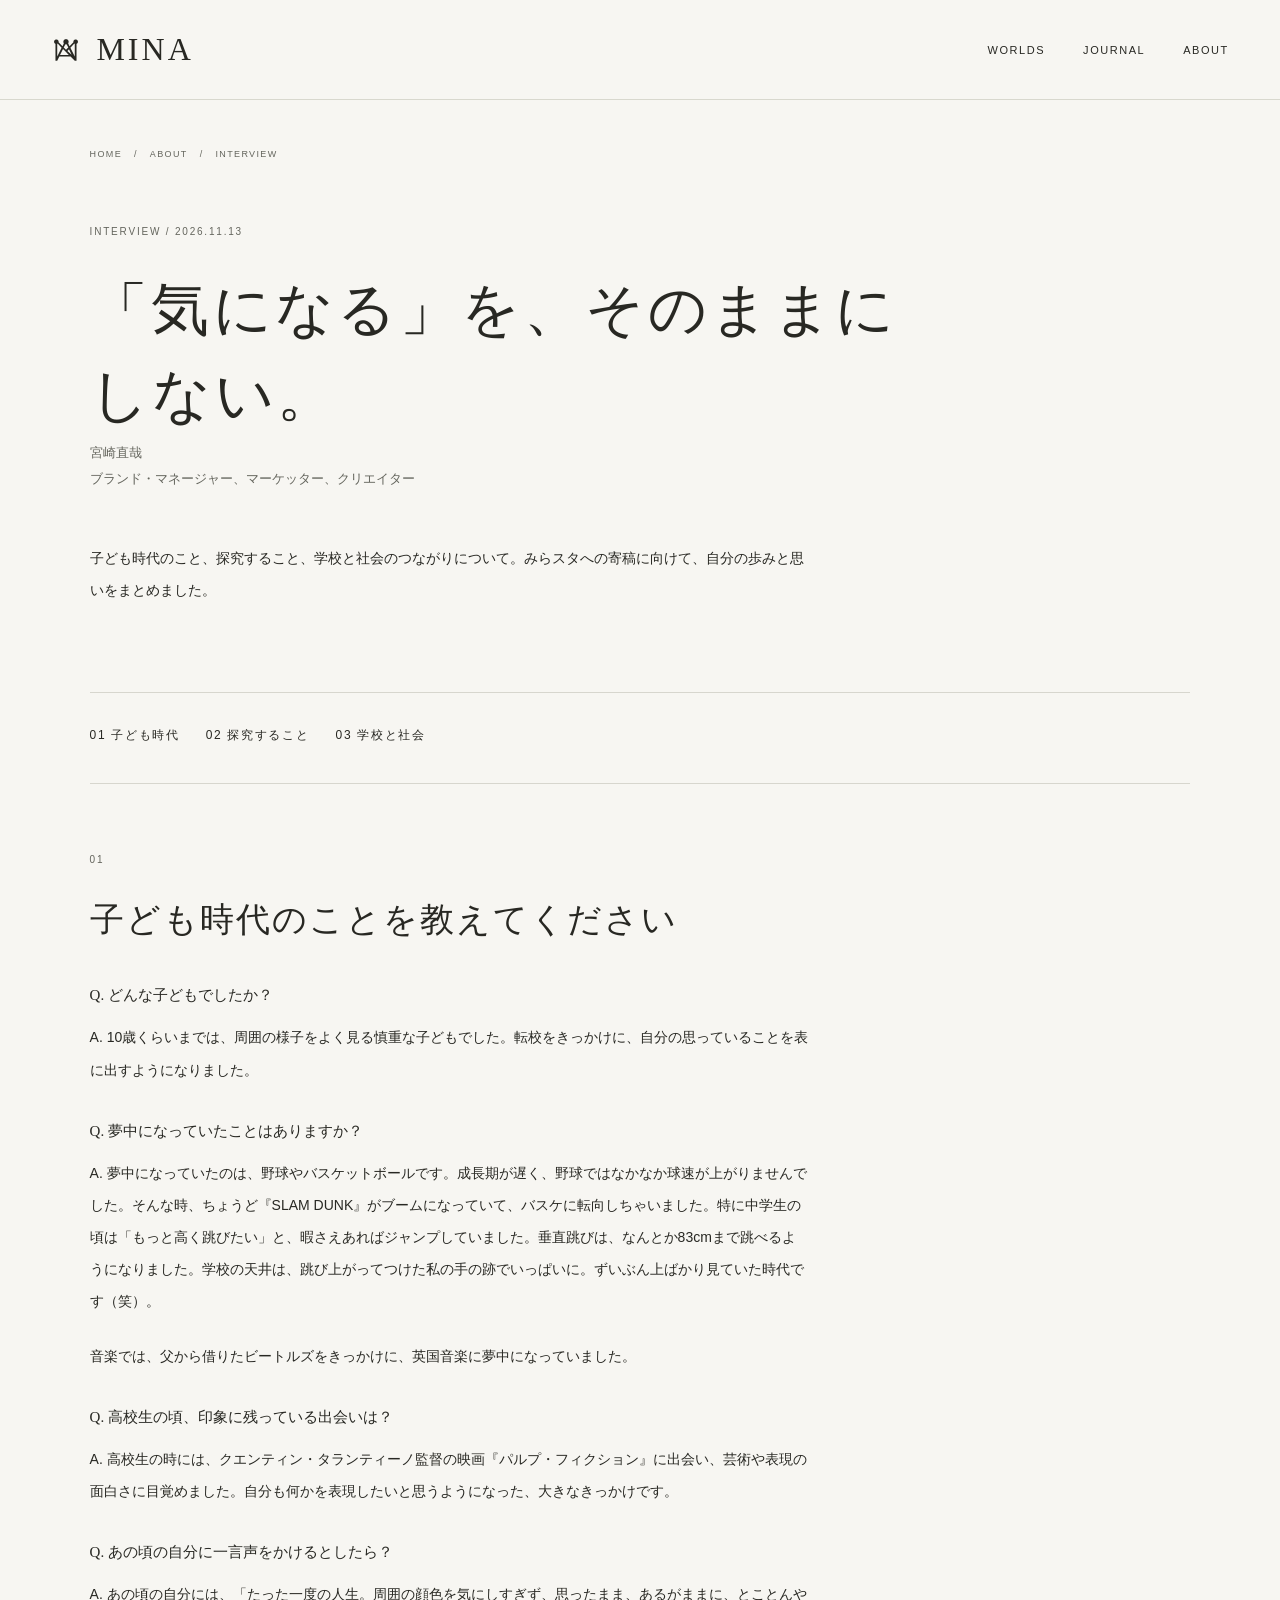
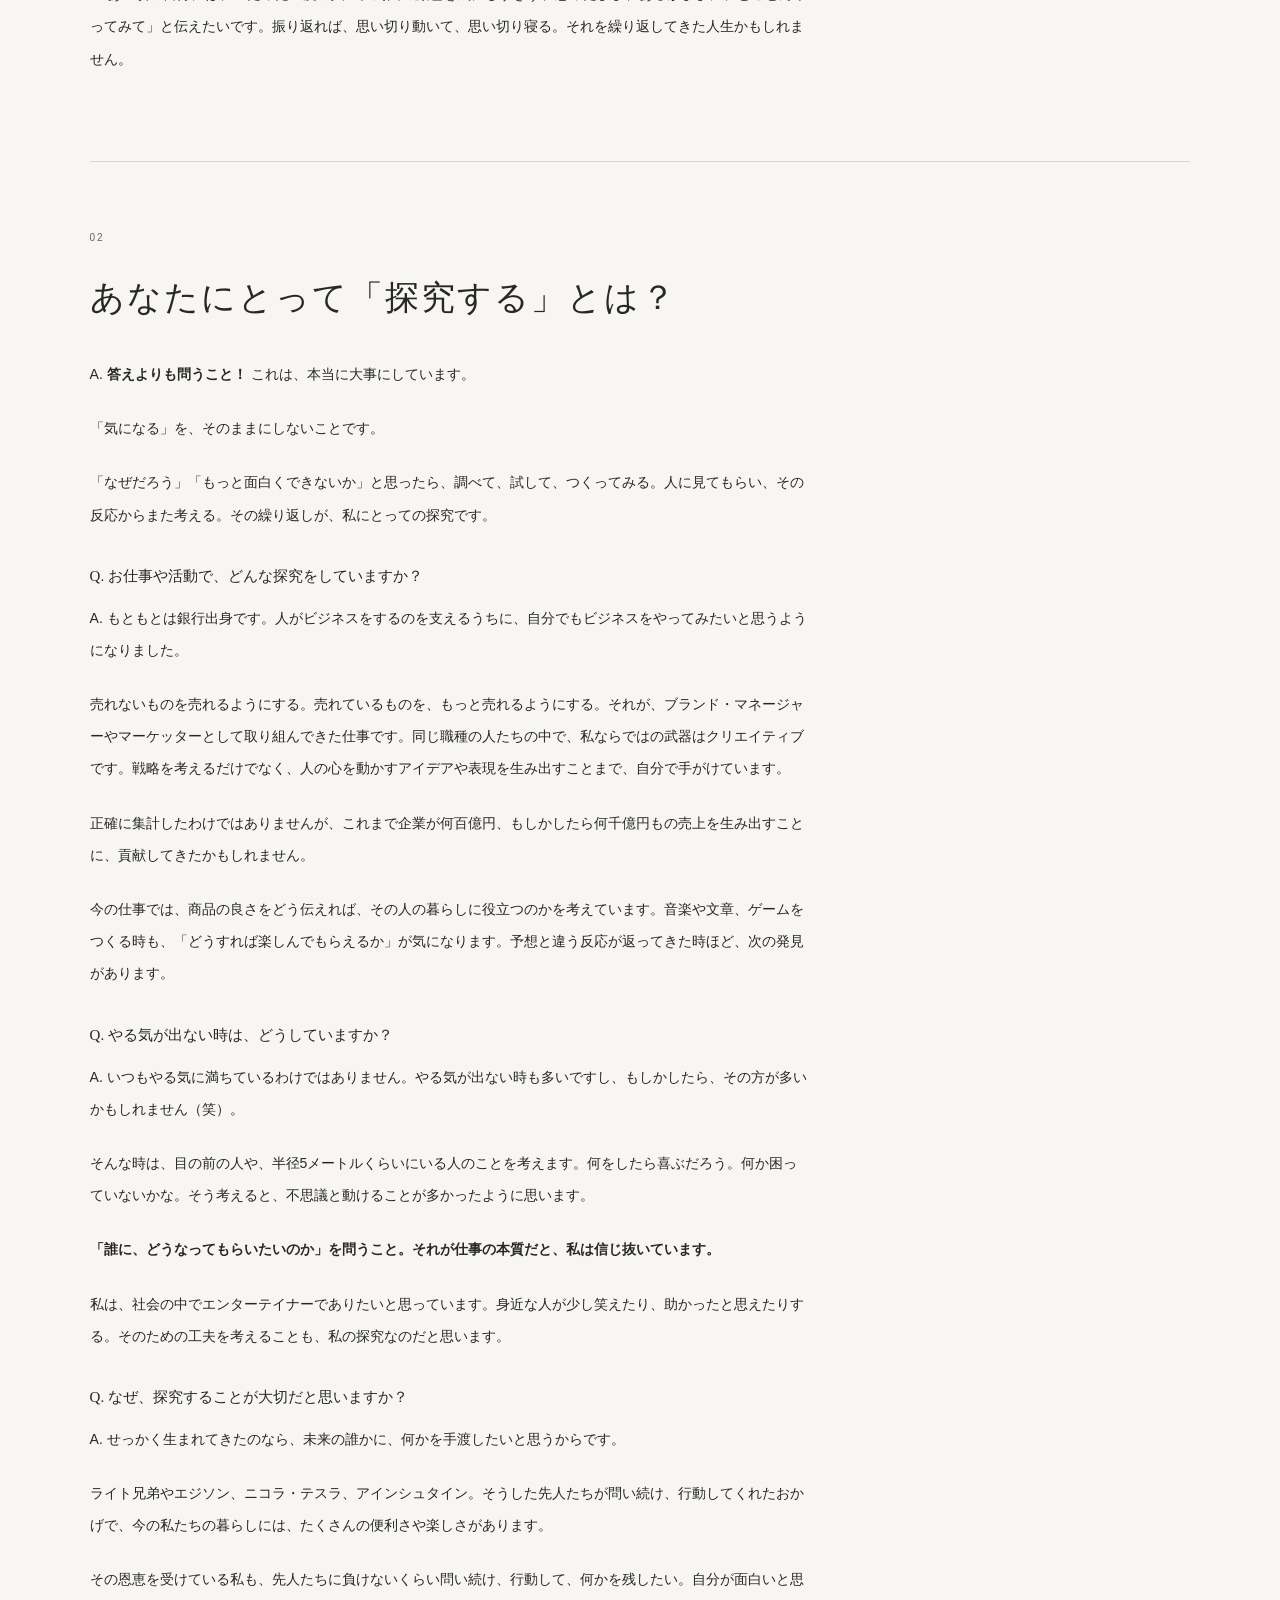
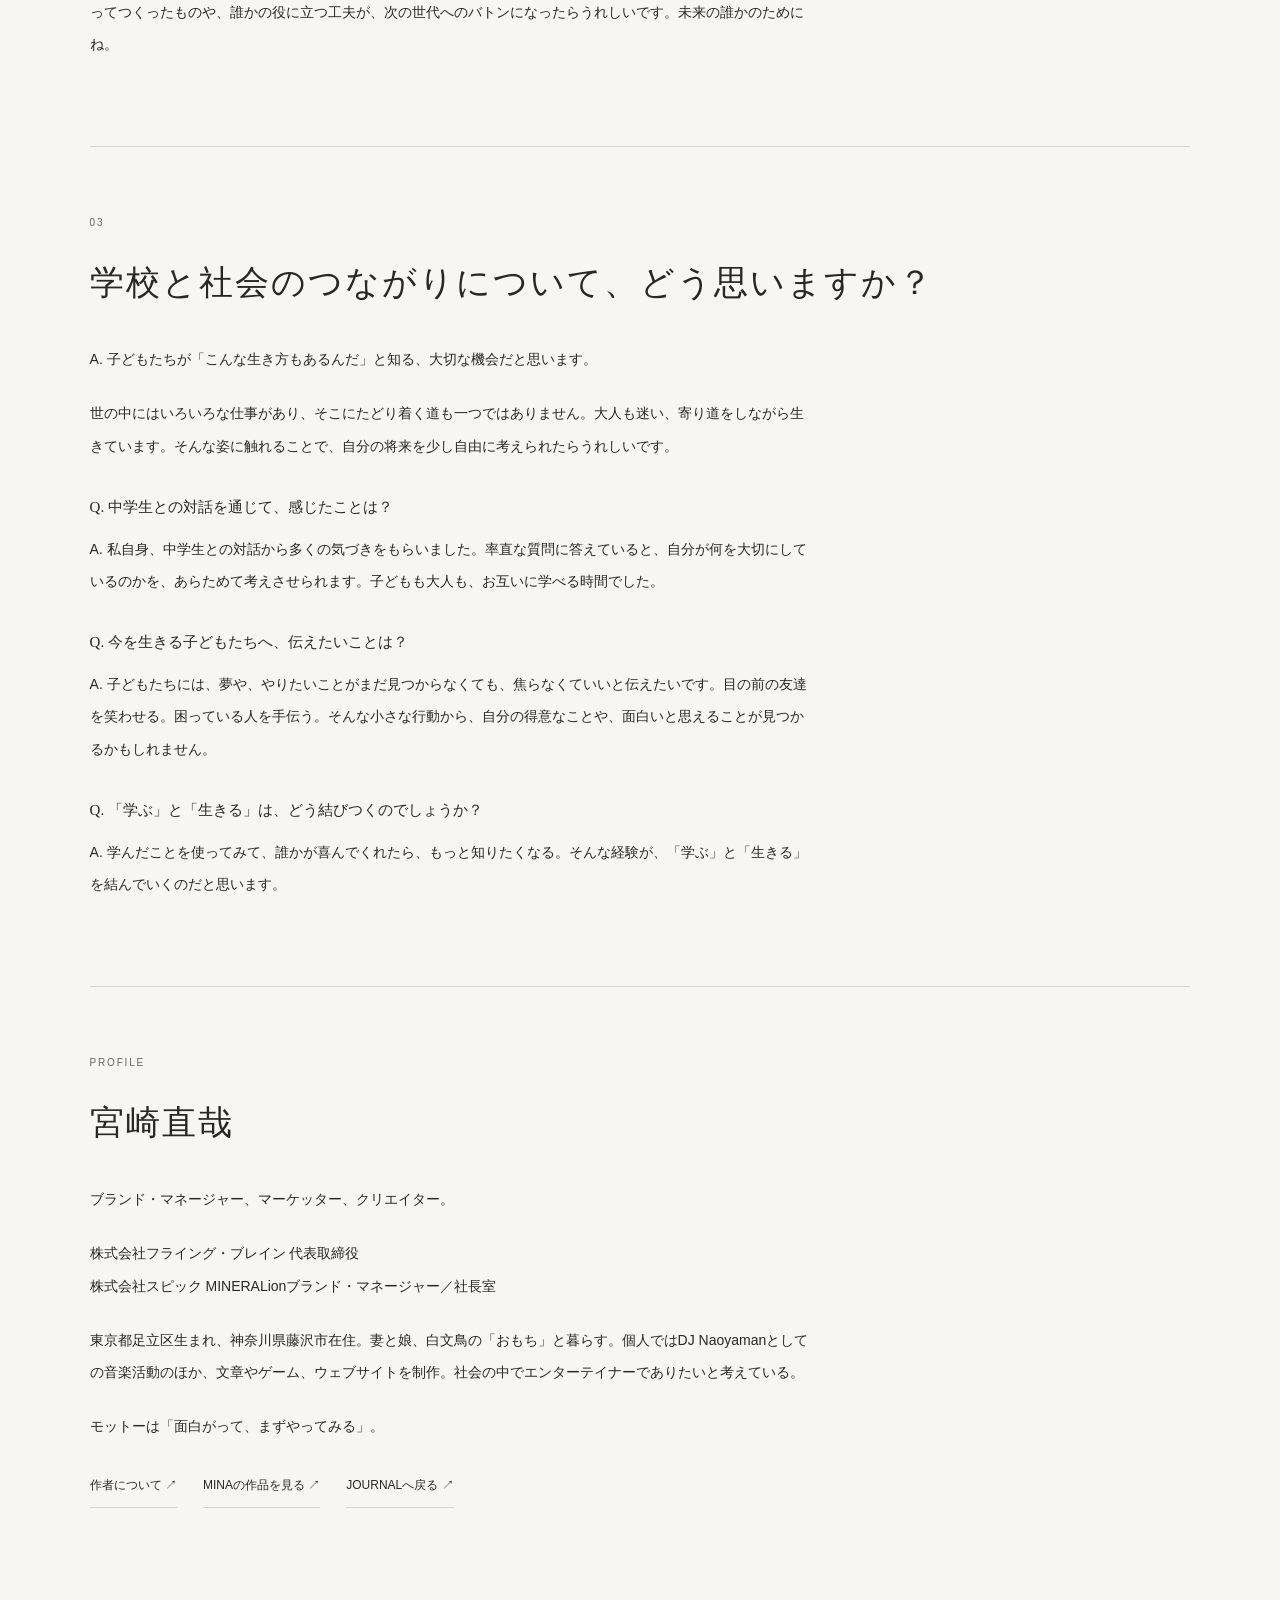
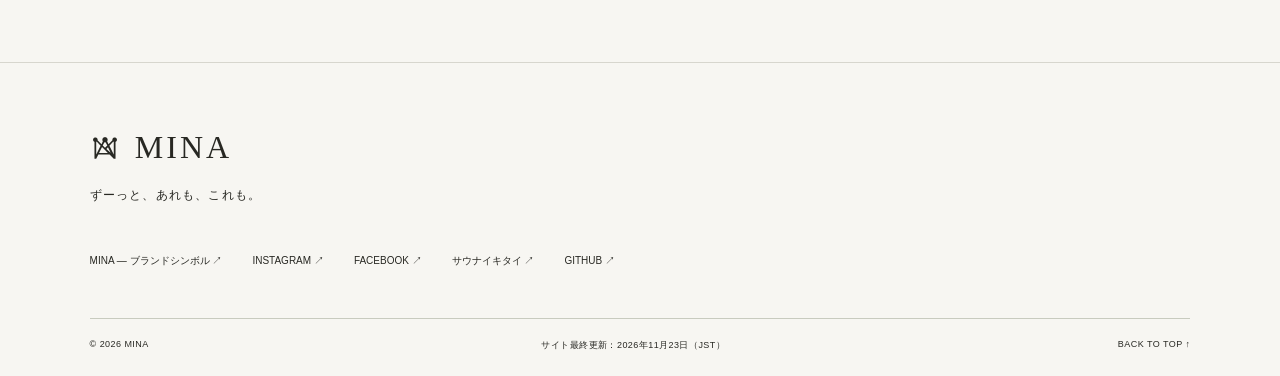
<file: inquiry.html>
<!doctype html>
<html lang="ja">
<head>
<meta charset="utf-8"><meta http-equiv="Content-Security-Policy" content="default-src 'none'; script-src 'self' https://www.googletagmanager.com; style-src 'self'; img-src 'self' https://www.googletagmanager.com https://*.google-analytics.com; manifest-src 'self'; connect-src https://www.googletagmanager.com https://*.google-analytics.com https://*.analytics.google.com https://*.google.com; base-uri 'none'; form-action 'none'; object-src 'none'"><meta name="viewport" content="width=device-width,initial-scale=1,viewport-fit=cover">
<title>「気になる」を、そのままにしない。 — MINA</title>
<meta name="description" content="宮崎直哉が語る、子ども時代、探究、学校と社会のつながり。半径5メートルの人を喜ばせることから、行動が始まる。">
<link rel="canonical" href="https://djnaoyaman.github.io/inquiry.html">
<meta property="og:type" content="article"><meta property="og:title" content="「気になる」を、そのままにしない。 — MINA"><meta property="og:description" content="宮崎直哉が語る、子ども時代、探究、学校と社会のつながり。半径5メートルの人を喜ばせることから、行動が始まる。"><meta property="og:url" content="https://djnaoyaman.github.io/inquiry.html"><meta name="theme-color" content="#f7f6f2"><meta name="color-scheme" content="light"><meta name="application-name" content="MINA"><meta name="apple-mobile-web-app-title" content="MINA"><meta name="referrer" content="strict-origin-when-cross-origin">
<link rel="icon" href="/favicon.ico?v=20261031-crown" sizes="16x16 32x32 48x48 64x64"><link rel="icon" href="/favicon-32.png?v=20261031-crown" type="image/png" sizes="32x32"><link rel="icon" href="/favicon-48.png?v=20261031-crown" type="image/png" sizes="48x48"><link rel="icon" href="/favicon.svg?v=20261031-crown" type="image/svg+xml" sizes="any"><link rel="apple-touch-icon" sizes="180x180" href="/apple-touch-icon.png?v=20261031-crown"><link rel="mask-icon" href="/safari-pinned-tab.svg?v=20261031-crown" color="#282823"><link rel="manifest" href="/site.webmanifest?v=20261106-mina">
<meta name="robots" content="index,follow,max-image-preview:large"><meta name="author" content="MINA">
<meta property="og:site_name" content="MINA"><meta property="og:locale" content="ja_JP"><meta property="og:image" content="https://djnaoyaman.github.io/og-profile.png?v=20261106-mina"><meta property="og:image:secure_url" content="https://djnaoyaman.github.io/og-profile.png?v=20261106-mina"><meta property="og:image:type" content="image/png"><meta property="og:image:width" content="1200"><meta property="og:image:height" content="630"><meta property="og:image:alt" content="MINA — 好きなものを、調べて、つくる。">
<meta name="twitter:card" content="summary_large_image"><meta name="twitter:title" content="「気になる」を、そのままにしない。 — MINA"><meta name="twitter:description" content="宮崎直哉が語る、子ども時代、探究、学校と社会のつながり。半径5メートルの人を喜ばせることから、行動が始まる。"><meta name="twitter:image" content="https://djnaoyaman.github.io/og-profile.png?v=20261106-mina"><meta name="twitter:image:alt" content="MINA — 好きなものを、調べて、つくる。">
<link rel="alternate" type="text/markdown" href="/llms.txt" title="サイト概要とプロジェクト一覧"><link rel="sitemap" type="application/xml" href="/sitemap.xml">
<link rel="stylesheet" href="/maisons.css?v=20261031-crown">
<script type="application/ld+json">{"@context":"https://schema.org","@type":"Article","headline":"「気になる」を、そのままにしない。","description":"宮崎直哉が語る、子ども時代、探究、学校と社会のつながり。半径5メートルの人を喜ばせることから、行動が始まる。","inLanguage":"ja","datePublished":"2026-11-13","dateModified":"2026-11-13","author":{"@type":"Person","name":"宮崎直哉","alternateName":"MINA","url":"https://djnaoyaman.github.io/profile.html"},"mainEntityOfPage":"https://djnaoyaman.github.io/inquiry.html"}</script>

<link rel="stylesheet" href="/profile.css?v=20261031-crown">
<link rel="stylesheet" href="/subpages.css?v=20261030-1">
<link rel="stylesheet" href="/author.css?v=20261031">
<script data-mina-ga async src="https://www.googletagmanager.com/gtag/js?id=G-PT03XG7KQR"></script>
<script src="/analytics.js?v=20261123-events" defer></script>
</head>
<body id="top" class="maison-subpage"><a class="skip" href="#main">本文へスキップ</a><header><a class="wordmark" href="/"><img class="brand-symbol" src="/assets-source/tab-mark.svg?v=20261031-crown" width="30" height="30" alt="" aria-hidden="true"><span>MINA</span></a><nav aria-label="メインナビゲーション"><a href="/#worlds">WORLDS</a><a href="/#writing">JOURNAL</a><a href="/#about">ABOUT</a></nav></header><main id="main" class="profile-main" tabindex="-1">
<div class="breadcrumb"><a href="/">HOME</a><span aria-hidden="true"> / </span><a href="/profile.html">ABOUT</a><span aria-hidden="true"> / </span><span>INTERVIEW</span></div>
<article aria-labelledby="interview-title">
<div class="profile-hero"><p class="profile-eyebrow" lang="en">INTERVIEW / 2026.11.13</p><h1 id="interview-title">「気になる」を、そのままにしない。</h1>
<p class="profile-role">宮崎直哉<br>ブランド・マネージャー、マーケッター、クリエイター</p>
<p class="profile-intro">子ども時代のこと、探究すること、学校と社会のつながりについて。みらスタへの寄稿に向けて、自分の歩みと思いをまとめました。</p></div>
<nav class="profile-contents" aria-label="記事の目次"><a href="#childhood">01 子ども時代</a><a href="#inquiry">02 探究すること</a><a href="#school">03 学校と社会</a></nav>
<section id="childhood" class="profile-section" aria-labelledby="childhood-title"><p class="profile-eyebrow">01</p><h2 id="childhood-title">子ども時代のことを教えてください</h2>
<h3>Q. どんな子どもでしたか？</h3>
<p>A. 10歳くらいまでは、周囲の様子をよく見る慎重な子どもでした。転校をきっかけに、自分の思っていることを表に出すようになりました。</p><h3>Q. 夢中になっていたことはありますか？</h3>
<p>A. 夢中になっていたのは、野球やバスケットボールです。成長期が遅く、野球ではなかなか球速が上がりませんでした。そんな時、ちょうど『SLAM DUNK』がブームになっていて、バスケに転向しちゃいました。特に中学生の頃は「もっと高く跳びたい」と、暇さえあればジャンプしていました。垂直跳びは、なんとか83cmまで跳べるようになりました。学校の天井は、跳び上がってつけた私の手の跡でいっぱいに。ずいぶん上ばかり見ていた時代です（笑）。</p>
<p>音楽では、父から借りたビートルズをきっかけに、英国音楽に夢中になっていました。</p><h3>Q. 高校生の頃、印象に残っている出会いは？</h3>
<p>A. 高校生の時には、クエンティン・タランティーノ監督の映画『パルプ・フィクション』に出会い、芸術や表現の面白さに目覚めました。自分も何かを表現したいと思うようになった、大きなきっかけです。</p><h3>Q. あの頃の自分に一言声をかけるとしたら？</h3>
<p>A. あの頃の自分には、「たった一度の人生。周囲の顔色を気にしすぎず、思ったまま、あるがままに、とことんやってみて」と伝えたいです。振り返れば、思い切り動いて、思い切り寝る。それを繰り返してきた人生かもしれません。</p></section>
<section id="inquiry" class="profile-section" aria-labelledby="inquiry-title"><p class="profile-eyebrow">02</p><h2 id="inquiry-title">あなたにとって「探究する」とは？</h2>
<p>A. <strong>答えよりも問うこと！</strong> これは、本当に大事にしています。</p>
<p>「気になる」を、そのままにしないことです。</p><p>「なぜだろう」「もっと面白くできないか」と思ったら、調べて、試して、つくってみる。人に見てもらい、その反応からまた考える。その繰り返しが、私にとっての探究です。</p><h3>Q. お仕事や活動で、どんな探究をしていますか？</h3>
<p>A. もともとは銀行出身です。人がビジネスをするのを支えるうちに、自分でもビジネスをやってみたいと思うようになりました。</p>
<p>売れないものを売れるようにする。売れているものを、もっと売れるようにする。それが、ブランド・マネージャーやマーケッターとして取り組んできた仕事です。同じ職種の人たちの中で、私ならではの武器はクリエイティブです。戦略を考えるだけでなく、人の心を動かすアイデアや表現を生み出すことまで、自分で手がけています。</p>
<p>正確に集計したわけではありませんが、これまで企業が何百億円、もしかしたら何千億円もの売上を生み出すことに、貢献してきたかもしれません。</p>
<p>今の仕事では、商品の良さをどう伝えれば、その人の暮らしに役立つのかを考えています。音楽や文章、ゲームをつくる時も、「どうすれば楽しんでもらえるか」が気になります。予想と違う反応が返ってきた時ほど、次の発見があります。</p><h3>Q. やる気が出ない時は、どうしていますか？</h3>
<p>A. いつもやる気に満ちているわけではありません。やる気が出ない時も多いですし、もしかしたら、その方が多いかもしれません（笑）。</p>
<p>そんな時は、目の前の人や、半径5メートルくらいにいる人のことを考えます。何をしたら喜ぶだろう。何か困っていないかな。そう考えると、不思議と動けることが多かったように思います。</p>
<p><strong>「誰に、どうなってもらいたいのか」を問うこと。それが仕事の本質だと、私は信じ抜いています。</strong></p>
<p>私は、社会の中でエンターテイナーでありたいと思っています。身近な人が少し笑えたり、助かったと思えたりする。そのための工夫を考えることも、私の探究なのだと思います。</p><h3>Q. なぜ、探究することが大切だと思いますか？</h3>
<p>A. せっかく生まれてきたのなら、未来の誰かに、何かを手渡したいと思うからです。</p>
<p>ライト兄弟やエジソン、ニコラ・テスラ、アインシュタイン。そうした先人たちが問い続け、行動してくれたおかげで、今の私たちの暮らしには、たくさんの便利さや楽しさがあります。</p>
<p>その恩恵を受けている私も、先人たちに負けないくらい問い続け、行動して、何かを残したい。自分が面白いと思ってつくったものや、誰かの役に立つ工夫が、次の世代へのバトンになったらうれしいです。未来の誰かのためにね。</p></section>
<section id="school" class="profile-section" aria-labelledby="school-title"><p class="profile-eyebrow">03</p><h2 id="school-title">学校と社会のつながりについて、どう思いますか？</h2>
<p>A. 子どもたちが「こんな生き方もあるんだ」と知る、大切な機会だと思います。</p><p>世の中にはいろいろな仕事があり、そこにたどり着く道も一つではありません。大人も迷い、寄り道をしながら生きています。そんな姿に触れることで、自分の将来を少し自由に考えられたらうれしいです。</p><h3>Q. 中学生との対話を通じて、感じたことは？</h3>
<p>A. 私自身、中学生との対話から多くの気づきをもらいました。率直な質問に答えていると、自分が何を大切にしているのかを、あらためて考えさせられます。子どもも大人も、お互いに学べる時間でした。</p><h3>Q. 今を生きる子どもたちへ、伝えたいことは？</h3>
<p>A. 子どもたちには、夢や、やりたいことがまだ見つからなくても、焦らなくていいと伝えたいです。目の前の友達を笑わせる。困っている人を手伝う。そんな小さな行動から、自分の得意なことや、面白いと思えることが見つかるかもしれません。</p><h3>Q. 「学ぶ」と「生きる」は、どう結びつくのでしょうか？</h3>
<p>A. 学んだことを使ってみて、誰かが喜んでくれたら、もっと知りたくなる。そんな経験が、「学ぶ」と「生きる」を結んでいくのだと思います。</p></section>
<section class="profile-section" aria-labelledby="bio-title"><p class="profile-eyebrow" lang="en">PROFILE</p><h2 id="bio-title">宮崎直哉</h2>
<p>ブランド・マネージャー、マーケッター、クリエイター。</p>
<p>株式会社フライング・ブレイン 代表取締役<br>株式会社スピック MINERALionブランド・マネージャー／社長室</p>
<p>東京都足立区生まれ、神奈川県藤沢市在住。妻と娘、白文鳥の「おもち」と暮らす。個人ではDJ Naoyamanとしての音楽活動のほか、文章やゲーム、ウェブサイトを制作。社会の中でエンターテイナーでありたいと考えている。</p>
<p>モットーは「面白がって、まずやってみる」。</p>
<div class="profile-inline-links"><a href="/profile.html">作者について ↗</a><a href="/#worlds">MINAの作品を見る ↗</a><a href="/#writing">JOURNALへ戻る ↗</a></div></section>
</article></main><footer id="elsewhere"><a id="elsewhere-title" class="wordmark" href="/"><img class="brand-symbol" src="/assets-source/tab-mark.svg?v=20261031-crown" width="30" height="30" alt="" aria-hidden="true"><span>MINA</span></a><p>ずーっと、あれも、これも。</p><div class="footer-links"><a href="/mina.html">MINA — ブランドシンボル ↗</a><a href="https://www.instagram.com/naoyamiyazaki_family/">INSTAGRAM ↗</a><a href="https://www.facebook.com/Naoyaman">FACEBOOK ↗</a><a id="sauna-title" href="https://sauna-ikitai.com/saunners/12991">サウナイキタイ ↗</a><a href="https://github.com/djnaoyaman">GITHUB ↗</a></div><div class="footer-bottom"><span>© 2026 MINA</span><span>サイト最終更新：<time data-site-updated datetime="2026-11-23">2026年11月23日（JST）</time></span><a href="#top">BACK TO TOP ↑</a></div></footer></body></html>
</file>
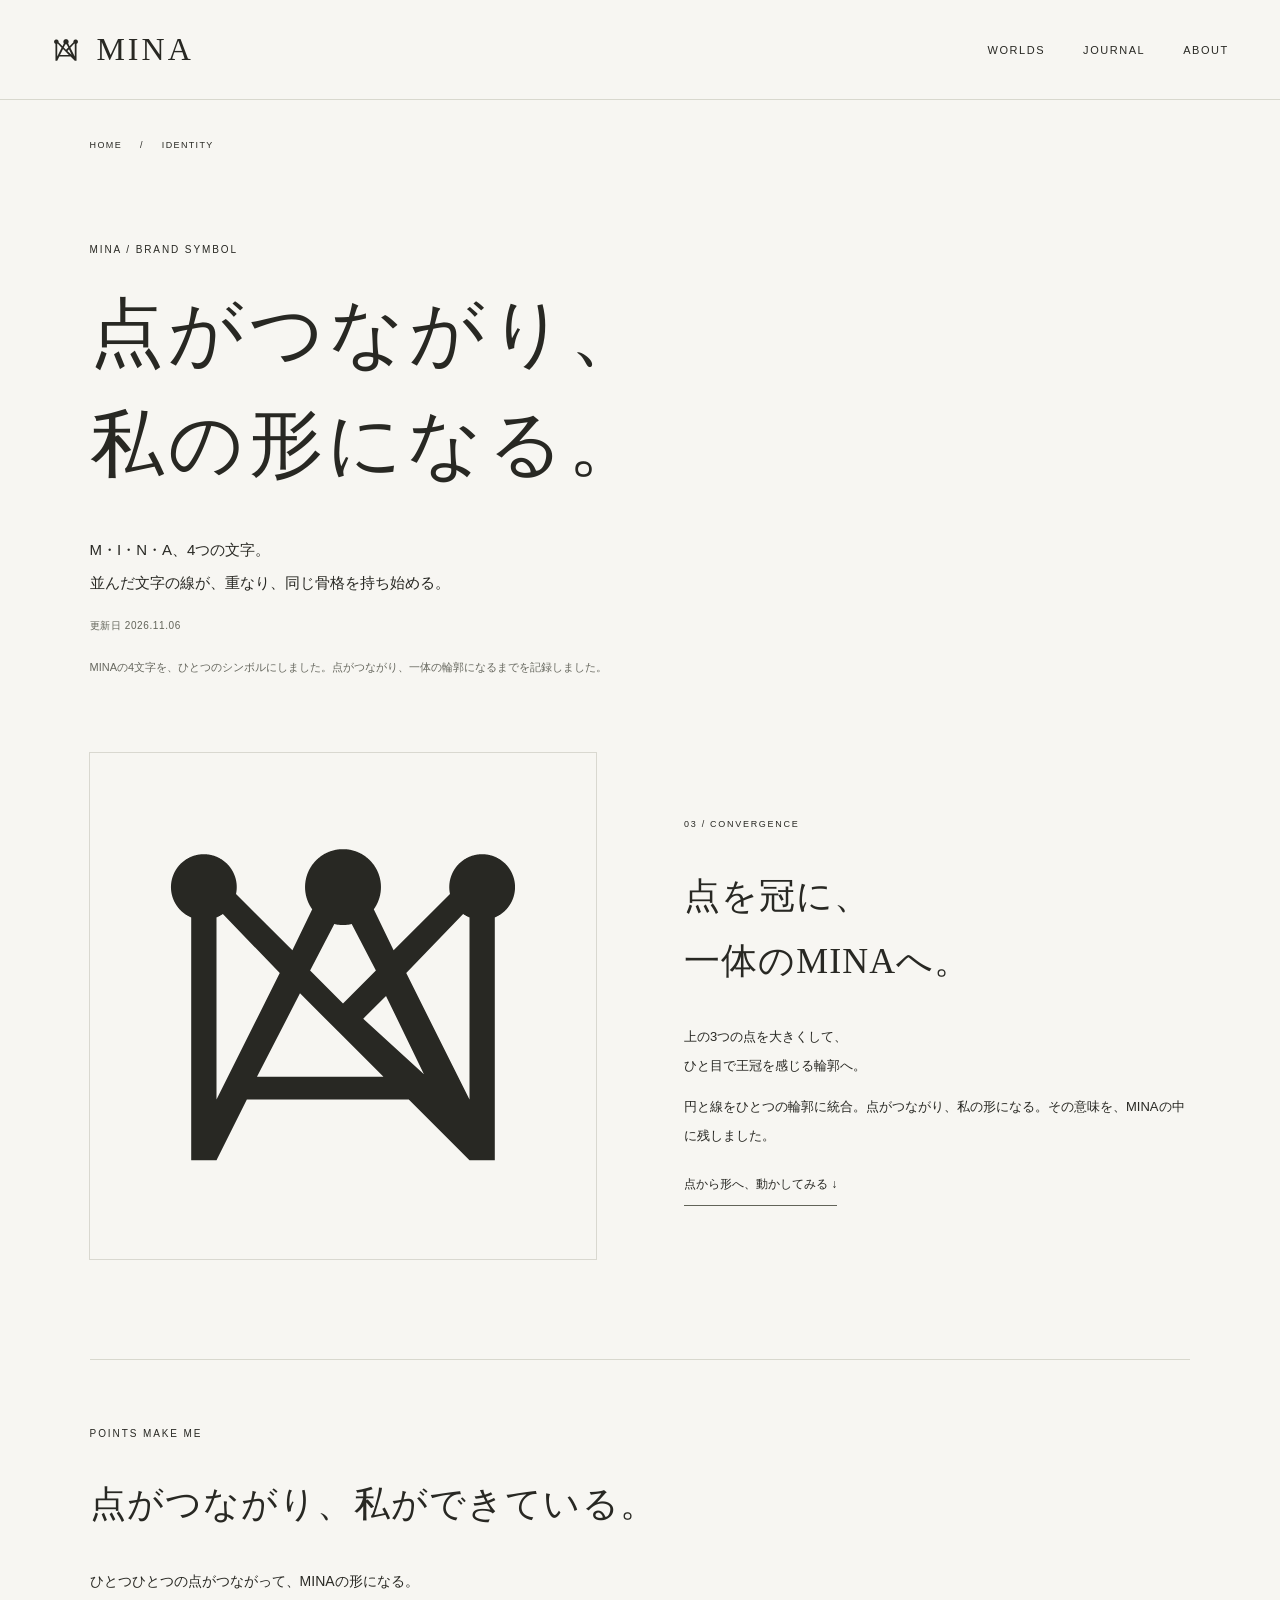
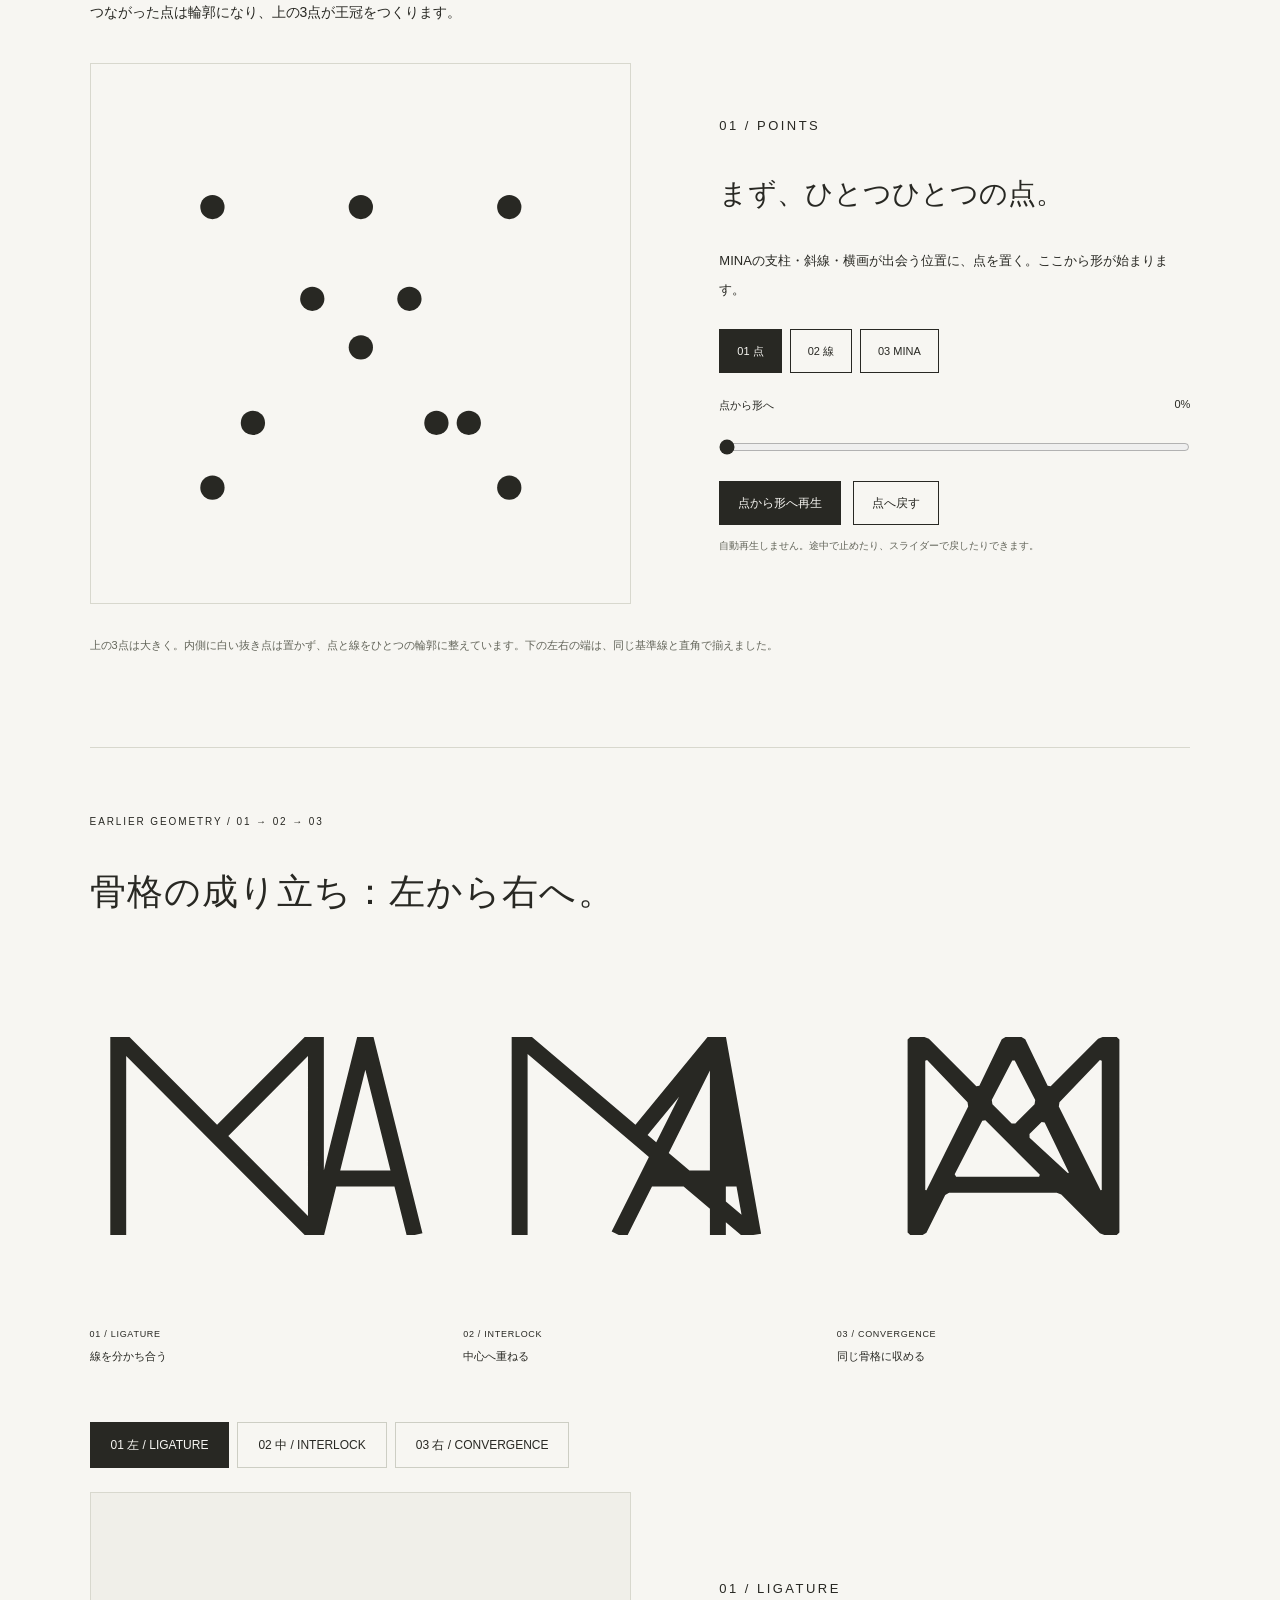
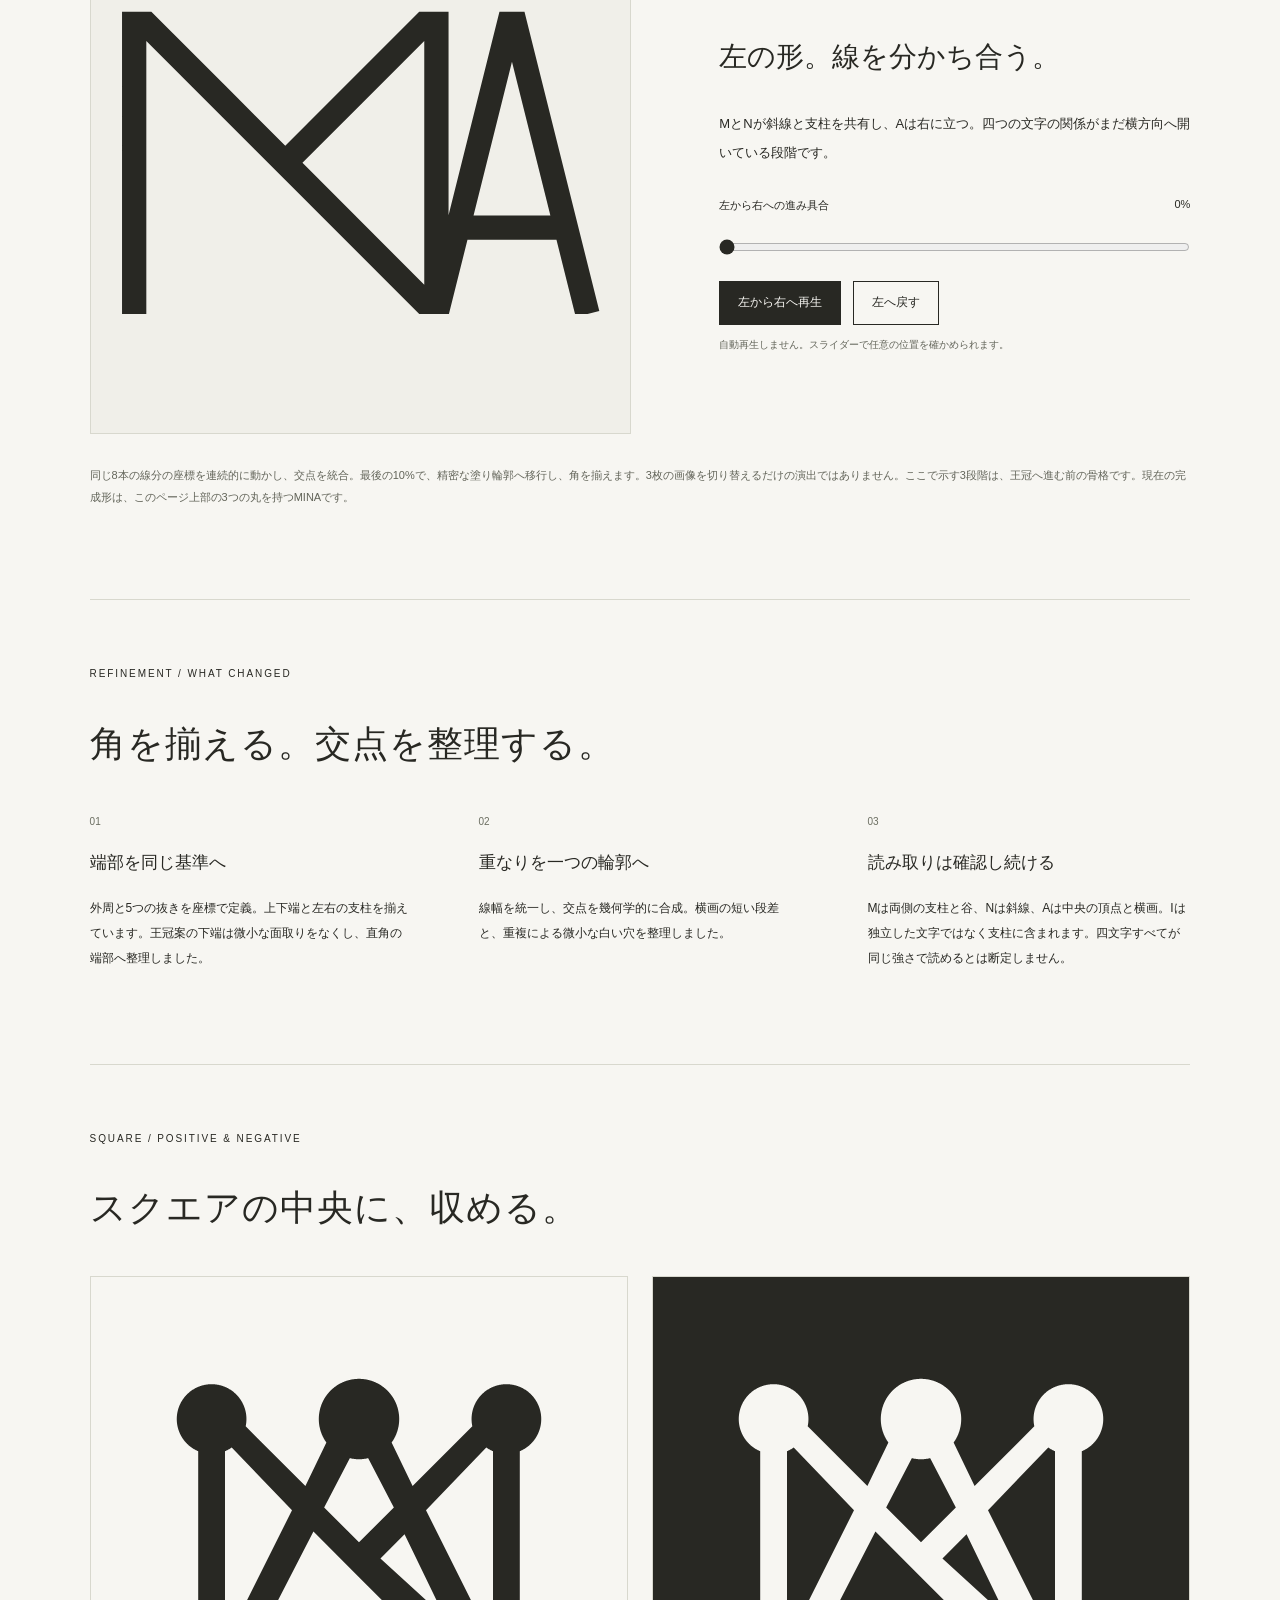
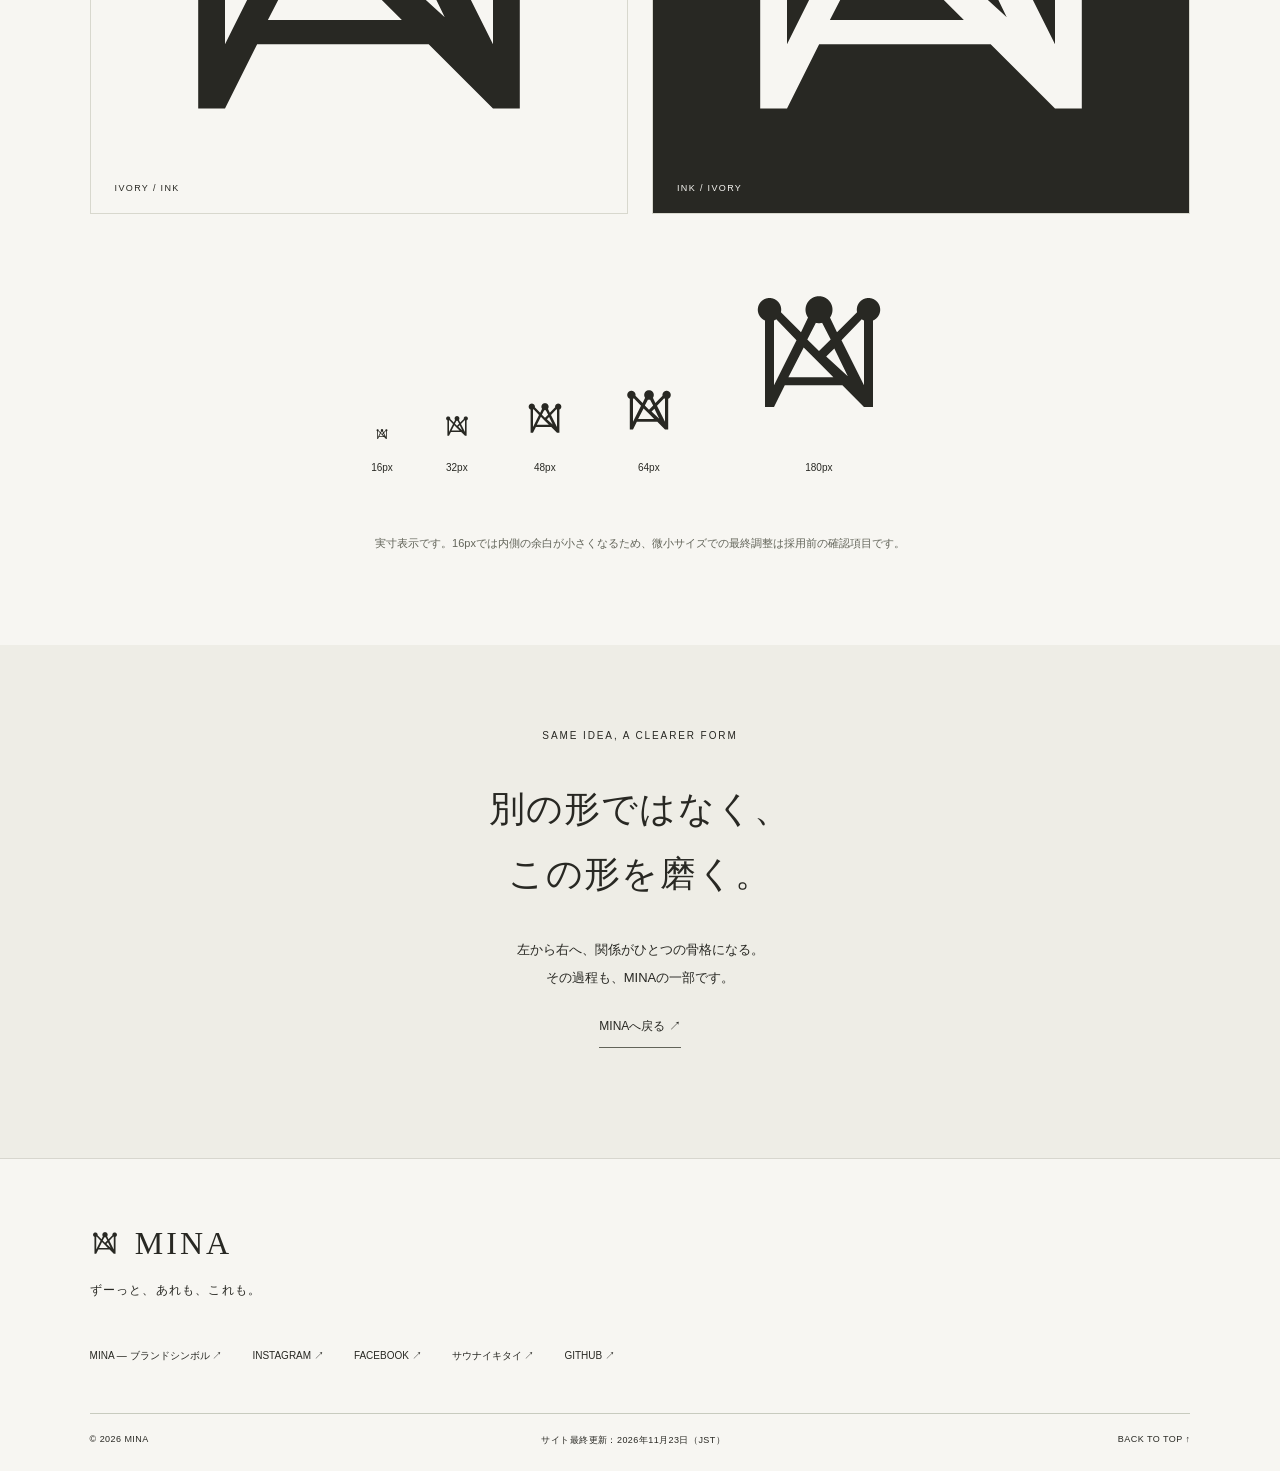
<file: mina.html>
<!doctype html>
<html lang="ja">
<head>
<meta charset="utf-8"><meta http-equiv="Content-Security-Policy" content="default-src 'none'; script-src 'self' https://www.googletagmanager.com; style-src 'self'; img-src 'self' https://www.googletagmanager.com https://*.google-analytics.com; manifest-src 'self'; connect-src https://www.googletagmanager.com https://*.google-analytics.com https://*.analytics.google.com https://*.google.com; base-uri 'none'; form-action 'none'; object-src 'none'"><meta name="viewport" content="width=device-width,initial-scale=1,viewport-fit=cover">
<title>MINA — 点がつながり、私の形になる</title>
<meta name="description" content="MINAモノグラムの制作過程。M・I・N・Aの4文字から、ひとつのMINAモノグラムへ。左の連字から、重なりを経て、右の一体形へ。点と線から王冠のシンボルへ。制作の過程をたどる記録。">
<link rel="canonical" href="https://djnaoyaman.github.io/mina.html">
<meta property="og:type" content="website"><meta property="og:title" content="MINAモノグラムの制作過程｜MINA"><meta property="og:description" content="MINAモノグラムの制作過程。M・I・N・Aの4文字から、ひとつのMINAモノグラムへ。左の連字から、重なりを経て、右の一体形へ。点と線から王冠のシンボルへ。制作の過程をたどる記録。"><meta property="og:url" content="https://djnaoyaman.github.io/mina.html"><meta name="theme-color" content="#f7f6f2"><meta name="color-scheme" content="light"><meta name="application-name" content="MINA"><meta name="apple-mobile-web-app-title" content="MINA"><meta name="referrer" content="strict-origin-when-cross-origin">
<link rel="icon" href="/favicon.ico?v=20261031-crown" sizes="16x16 32x32 48x48 64x64"><link rel="icon" href="/favicon-32.png?v=20261031-crown" type="image/png" sizes="32x32"><link rel="icon" href="/favicon-48.png?v=20261031-crown" type="image/png" sizes="48x48"><link rel="icon" href="/favicon.svg?v=20261031-crown" type="image/svg+xml" sizes="any"><link rel="apple-touch-icon" sizes="180x180" href="/apple-touch-icon.png?v=20261031-crown"><link rel="mask-icon" href="/safari-pinned-tab.svg?v=20261031-crown" color="#282823"><link rel="manifest" href="/site.webmanifest?v=20261106-mina">
<meta name="robots" content="index,follow"><meta name="author" content="MINA">
<meta property="og:site_name" content="MINA"><meta property="og:locale" content="ja_JP"><meta property="og:image" content="https://djnaoyaman.github.io/og-mina.png?v=20261106-mina"><meta property="og:image:secure_url" content="https://djnaoyaman.github.io/og-mina.png?v=20261106-mina"><meta property="og:image:type" content="image/png"><meta property="og:image:width" content="1200"><meta property="og:image:height" content="630"><meta property="og:image:alt" content="MINA — MINAモノグラムの制作過程">
<meta name="twitter:card" content="summary_large_image"><meta name="twitter:title" content="MINAモノグラムの制作過程｜MINA"><meta name="twitter:description" content="MINAモノグラムの制作過程。M・I・N・Aの4文字から、ひとつのMINAモノグラムへ。左の連字から、重なりを経て、右の一体形へ。点と線から王冠のシンボルへ。制作の過程をたどる記録。"><meta name="twitter:image" content="https://djnaoyaman.github.io/og-mina.png?v=20261106-mina"><meta name="twitter:image:alt" content="MINA — MINAモノグラムの制作過程">
<link rel="alternate" type="text/markdown" href="/llms.txt" title="サイト概要とプロジェクト一覧"><link rel="sitemap" type="application/xml" href="/sitemap.xml">
<link rel="stylesheet" href="/maisons.css?v=20261031-crown">


<link rel="stylesheet" href="/profile.css?v=20261031-crown">
<link rel="stylesheet" href="/subpages.css?v=20261030-1">
<link rel="stylesheet" href="/mina.css?v=20261031-crown2">
<script data-mina-ga async src="https://www.googletagmanager.com/gtag/js?id=G-PT03XG7KQR"></script>
<script src="/analytics.js?v=20261123-events" defer></script>
</head><body id="top" class="maison-subpage mina-page"><a class="skip" href="#main">本文へスキップ</a><header><a class="wordmark" href="/"><img class="brand-symbol" src="/assets-source/tab-mark.svg?v=20261031-crown" width="30" height="30" alt="" aria-hidden="true"><span>MINA</span></a><nav aria-label="メインナビゲーション"><a href="/#worlds">WORLDS</a><a href="/#writing">JOURNAL</a><a href="/#about">ABOUT</a></nav></header><main id="main" tabindex="-1" class="mina-main"><div class="mina-breadcrumb"><a href="/">HOME</a><span>/</span> IDENTITY</div><section class="mina-intro"><p class="eyebrow">MINA / BRAND SYMBOL</p><h1>点がつながり、<br>私の形になる。</h1><p class="mina-lead">M・I・N・A、4つの文字。<br>並んだ文字の線が、重なり、同じ骨格を持ち始める。</p><p class="page-updated">更新日 <time datetime="2026-11-06">2026.11.06</time></p><p class="study-note">MINAの4文字を、ひとつのシンボルにしました。点がつながり、一体の輪郭になるまでを記録しました。</p></section>
<section class="mina-hero" aria-labelledby="final-title"><div class="mina-tile"><img src="/assets/mina-study/dots-crown.svg" width="200" height="200" alt="角形のMINAシンボル。Mの左右の支柱とAの頂点、Nの斜線をスクエア中央に統合。"></div><div class="mina-hero-copy"><p class="eyebrow">03 / CONVERGENCE</p><h2 id="final-title">点を冠に、<br>一体のMINAへ。</h2><p>上の3つの点を大きくして、<br>ひと目で王冠を感じる輪郭へ。</p><p>円と線をひとつの輪郭に統合。点がつながり、私の形になる。その意味を、MINAの中に残しました。</p><a class="text-link" href="#points">点から形へ、動かしてみる ↓</a></div></section>
<section class="mina-section points-section" id="points" aria-labelledby="points-title"><div class="section-top"><p class="eyebrow">POINTS MAKE ME</p><h2 id="points-title">点がつながり、私ができている。</h2><p class="points-story">ひとつひとつの点がつながって、MINAの形になる。<br>つながった点は輪郭になり、上の3点が王冠をつくります。</p></div><div class="points-demo"><div class="points-canvas"><svg class="points-svg" role="img" aria-label="接点が線でつながり、角形のMINAをつくる図" viewBox="0 0 200 200"><g transform="translate(0 5)"><g class="points-lines" fill="none" stroke="#989d90" stroke-width="3" stroke-linecap="round" stroke-linejoin="round" opacity="0"><path d="M45 48V152" pathLength="1" stroke-dasharray="1" stroke-dashoffset="0"/><path d="M45 48L82 82L100 100L128 128L155 152" pathLength="1" stroke-dasharray="1" stroke-dashoffset="0"/><path d="M100 100L118 82L155 48V152" pathLength="1" stroke-dasharray="1" stroke-dashoffset="0"/><path d="M45 152L60 128L82 82L100 48L118 82L140 128L155 152" pathLength="1" stroke-dasharray="1" stroke-dashoffset="0"/><path d="M60 128H140" pathLength="1" stroke-dasharray="1" stroke-dashoffset="0"/></g><path class="points-form" d="M57.99608,47.68096 L57.99119,47.52151 L57.98434,47.36212 L57.97554,47.20283 L57.96478,47.04366 L57.95206,46.88463 L57.93740,46.72578 L57.92079,46.56711 L57.90223,46.40866 L57.88173,46.25045 L57.85929,46.09250 L57.83492,45.93484 L57.80861,45.77750 L57.78037,45.62048 L57.75021,45.46383 L57.71813,45.30755 L57.68413,45.15168 L57.64822,44.99624 L57.61041,44.84126 L57.57069,44.68675 L57.52909,44.53273 L57.48560,44.37924 L57.44022,44.22630 L57.39298,44.07392 L57.34387,43.92214 L57.29290,43.77097 L57.24007,43.62043 L57.18541,43.47056 L57.12891,43.32136 L57.07058,43.17288 L57.01043,43.02512 L56.94848,42.87810 L56.88473,42.73186 L56.81918,42.58642 L56.75186,42.44178 L56.68277,42.29799 L56.61192,42.15505 L56.53932,42.01300 L56.46498,41.87184 L56.38891,41.73161 L56.31113,41.59232 L56.23165,41.45400 L56.15047,41.31666 L56.06762,41.18033 L55.98310,41.04503 L55.89692,40.91078 L55.80910,40.77759 L55.71966,40.64549 L55.62860,40.51449 L55.53594,40.38463 L55.44170,40.25591 L55.34588,40.12836 L55.24850,40.00199 L55.14958,39.87683 L55.04914,39.75289 L54.94717,39.63019 L54.84372,39.50875 L54.73877,39.38859 L54.63236,39.26973 L54.52451,39.15219 L54.41521,39.03597 L54.30450,38.92111 L54.19239,38.80761 L54.07889,38.69550 L53.96403,38.58479 L53.84781,38.47549 L53.73027,38.36764 L53.61141,38.26123 L53.49125,38.15628 L53.36981,38.05283 L53.24711,37.95086 L53.12317,37.85042 L52.99801,37.75150 L52.87164,37.65412 L52.74409,37.55830 L52.61537,37.46406 L52.48551,37.37140 L52.35451,37.28034 L52.22241,37.19090 L52.08922,37.10308 L51.95497,37.01690 L51.81967,36.93238 L51.68334,36.84953 L51.54600,36.76835 L51.40768,36.68887 L51.26839,36.61109 L51.12816,36.53502 L50.98700,36.46068 L50.84495,36.38808 L50.70201,36.31723 L50.55822,36.24814 L50.41358,36.18082 L50.26814,36.11527 L50.12190,36.05152 L49.97488,35.98957 L49.82712,35.92942 L49.67864,35.87109 L49.52944,35.81459 L49.37957,35.75993 L49.22903,35.70710 L49.07786,35.65613 L48.92608,35.60702 L48.77370,35.55978 L48.62076,35.51440 L48.46727,35.47091 L48.31325,35.42931 L48.15874,35.38959 L48.00376,35.35178 L47.84832,35.31587 L47.69245,35.28187 L47.53617,35.24979 L47.37952,35.21963 L47.22250,35.19139 L47.06516,35.16508 L46.90750,35.14071 L46.74955,35.11827 L46.59134,35.09777 L46.43289,35.07921 L46.27422,35.06260 L46.11537,35.04794 L45.95634,35.03522 L45.79717,35.02446 L45.63788,35.01566 L45.47849,35.00881 L45.31904,35.00392 L45.15953,35.00098 L45.00000,35.00000 L44.84047,35.00098 L44.68096,35.00392 L44.52151,35.00881 L44.36212,35.01566 L44.20283,35.02446 L44.04366,35.03522 L43.88463,35.04794 L43.72578,35.06260 L43.56711,35.07921 L43.40866,35.09777 L43.25045,35.11827 L43.09250,35.14071 L42.93484,35.16508 L42.77750,35.19139 L42.62048,35.21963 L42.46383,35.24979 L42.30755,35.28187 L42.15168,35.31587 L41.99624,35.35178 L41.84126,35.38959 L41.68675,35.42931 L41.53273,35.47091 L41.37924,35.51440 L41.22630,35.55978 L41.07392,35.60702 L40.92214,35.65613 L40.77097,35.70710 L40.62043,35.75993 L40.47056,35.81459 L40.32136,35.87109 L40.17288,35.92942 L40.02512,35.98957 L39.87810,36.05152 L39.73186,36.11527 L39.58642,36.18082 L39.44178,36.24814 L39.29799,36.31723 L39.15505,36.38808 L39.01300,36.46068 L38.87184,36.53502 L38.73161,36.61109 L38.59232,36.68887 L38.45400,36.76835 L38.31666,36.84953 L38.18033,36.93238 L38.04503,37.01690 L37.91078,37.10308 L37.77759,37.19090 L37.64549,37.28034 L37.51449,37.37140 L37.38463,37.46406 L37.25591,37.55830 L37.12836,37.65412 L37.00199,37.75150 L36.87683,37.85042 L36.75289,37.95086 L36.63019,38.05283 L36.50875,38.15628 L36.38859,38.26123 L36.26973,38.36764 L36.15219,38.47549 L36.03597,38.58479 L35.92111,38.69550 L35.80761,38.80761 L35.69550,38.92111 L35.58479,39.03597 L35.47549,39.15219 L35.36764,39.26973 L35.26123,39.38859 L35.15628,39.50875 L35.05283,39.63019 L34.95086,39.75289 L34.85042,39.87683 L34.75150,40.00199 L34.65412,40.12836 L34.55830,40.25591 L34.46406,40.38463 L34.37140,40.51449 L34.28034,40.64549 L34.19090,40.77759 L34.10308,40.91078 L34.01690,41.04503 L33.93238,41.18033 L33.84953,41.31666 L33.76835,41.45400 L33.68887,41.59232 L33.61109,41.73161 L33.53502,41.87184 L33.46068,42.01300 L33.38808,42.15505 L33.31723,42.29799 L33.24814,42.44178 L33.18082,42.58642 L33.11527,42.73186 L33.05152,42.87810 L32.98957,43.02512 L32.92942,43.17288 L32.87109,43.32136 L32.81459,43.47056 L32.75993,43.62043 L32.70710,43.77097 L32.65613,43.92214 L32.60702,44.07392 L32.55978,44.22630 L32.51440,44.37924 L32.47091,44.53273 L32.42931,44.68675 L32.38959,44.84126 L32.35178,44.99624 L32.31587,45.15168 L32.28187,45.30755 L32.24979,45.46383 L32.21963,45.62048 L32.19139,45.77750 L32.16508,45.93484 L32.14071,46.09250 L32.11827,46.25045 L32.09777,46.40866 L32.07921,46.56711 L32.06260,46.72578 L32.04794,46.88463 L32.03522,47.04366 L32.02446,47.20283 L32.01566,47.36212 L32.00881,47.52151 L32.00392,47.68096 L32.00098,47.84047 L32.00000,48.00000 L32.00098,48.15953 L32.00392,48.31904 L32.00881,48.47849 L32.01566,48.63788 L32.02446,48.79717 L32.03522,48.95634 L32.04794,49.11537 L32.06260,49.27422 L32.07921,49.43289 L32.09777,49.59134 L32.11827,49.74955 L32.14071,49.90750 L32.16508,50.06516 L32.19139,50.22250 L32.21963,50.37952 L32.24979,50.53617 L32.28187,50.69245 L32.31587,50.84832 L32.35178,51.00376 L32.38959,51.15874 L32.42931,51.31325 L32.47091,51.46727 L32.51440,51.62076 L32.55978,51.77370 L32.60702,51.92608 L32.65613,52.07786 L32.70710,52.22903 L32.75993,52.37957 L32.81459,52.52944 L32.87109,52.67864 L32.92942,52.82712 L32.98957,52.97488 L33.05152,53.12190 L33.11527,53.26814 L33.18082,53.41358 L33.24814,53.55822 L33.31723,53.70201 L33.38808,53.84495 L33.46068,53.98700 L33.53502,54.12816 L33.61109,54.26839 L33.68887,54.40768 L33.76835,54.54600 L33.84953,54.68334 L33.93238,54.81967 L34.01690,54.95497 L34.10308,55.08922 L34.19090,55.22241 L34.28034,55.35451 L34.37140,55.48551 L34.46406,55.61537 L34.55830,55.74409 L34.65412,55.87164 L34.75150,55.99801 L34.85042,56.12317 L34.95086,56.24711 L35.05283,56.36981 L35.15628,56.49125 L35.26123,56.61141 L35.36764,56.73027 L35.47549,56.84781 L35.58479,56.96403 L35.69550,57.07889 L35.80761,57.19239 L35.92111,57.30450 L36.03597,57.41521 L36.15219,57.52451 L36.26973,57.63236 L36.38859,57.73877 L36.50875,57.84372 L36.63019,57.94717 L36.75289,58.04914 L36.87683,58.14958 L37.00199,58.24850 L37.12836,58.34588 L37.25591,58.44170 L37.38463,58.53594 L37.51449,58.62860 L37.64549,58.71966 L37.77759,58.80910 L37.91078,58.89692 L38.04503,58.98310 L38.18033,59.06762 L38.31666,59.15047 L38.45400,59.23165 L38.59232,59.31113 L38.73161,59.38891 L38.87184,59.46498 L39.01300,59.53932 L39.15505,59.61192 L39.29799,59.68277 L39.44178,59.75186 L39.58642,59.81918 L39.73186,59.88473 L39.87810,59.94848 L40.00000,59.99985 L40.00000,156.00000 L50.00000,156.00000 L62.00000,132.00000 L126.00000,132.00000 L150.00000,156.00000 L160.00000,156.00000 L160.00000,59.99985 L160.12190,59.94848 L160.26814,59.88473 L160.41358,59.81918 L160.55822,59.75186 L160.70201,59.68277 L160.84495,59.61192 L160.98700,59.53932 L161.12816,59.46498 L161.26839,59.38891 L161.40768,59.31113 L161.54600,59.23165 L161.68334,59.15047 L161.81967,59.06762 L161.95497,58.98310 L162.08922,58.89692 L162.22241,58.80910 L162.35451,58.71966 L162.48551,58.62860 L162.61537,58.53594 L162.74409,58.44170 L162.87164,58.34588 L162.99801,58.24850 L163.12317,58.14958 L163.24711,58.04914 L163.36981,57.94717 L163.49125,57.84372 L163.61141,57.73877 L163.73027,57.63236 L163.84781,57.52451 L163.96403,57.41521 L164.07889,57.30450 L164.19239,57.19239 L164.30450,57.07889 L164.41521,56.96403 L164.52451,56.84781 L164.63236,56.73027 L164.73877,56.61141 L164.84372,56.49125 L164.94717,56.36981 L165.04914,56.24711 L165.14958,56.12317 L165.24850,55.99801 L165.34588,55.87164 L165.44170,55.74409 L165.53594,55.61537 L165.62860,55.48551 L165.71966,55.35451 L165.80910,55.22241 L165.89692,55.08922 L165.98310,54.95497 L166.06762,54.81967 L166.15047,54.68334 L166.23165,54.54600 L166.31113,54.40768 L166.38891,54.26839 L166.46498,54.12816 L166.53932,53.98700 L166.61192,53.84495 L166.68277,53.70201 L166.75186,53.55822 L166.81918,53.41358 L166.88473,53.26814 L166.94848,53.12190 L167.01043,52.97488 L167.07058,52.82712 L167.12891,52.67864 L167.18541,52.52944 L167.24007,52.37957 L167.29290,52.22903 L167.34387,52.07786 L167.39298,51.92608 L167.44022,51.77370 L167.48560,51.62076 L167.52909,51.46727 L167.57069,51.31325 L167.61041,51.15874 L167.64822,51.00376 L167.68413,50.84832 L167.71813,50.69245 L167.75021,50.53617 L167.78037,50.37952 L167.80861,50.22250 L167.83492,50.06516 L167.85929,49.90750 L167.88173,49.74955 L167.90223,49.59134 L167.92079,49.43289 L167.93740,49.27422 L167.95206,49.11537 L167.96478,48.95634 L167.97554,48.79717 L167.98434,48.63788 L167.99119,48.47849 L167.99608,48.31904 L167.99902,48.15953 L168.00000,48.00000 L167.99902,47.84047 L167.99608,47.68096 L167.99119,47.52151 L167.98434,47.36212 L167.97554,47.20283 L167.96478,47.04366 L167.95206,46.88463 L167.93740,46.72578 L167.92079,46.56711 L167.90223,46.40866 L167.88173,46.25045 L167.85929,46.09250 L167.83492,45.93484 L167.80861,45.77750 L167.78037,45.62048 L167.75021,45.46383 L167.71813,45.30755 L167.68413,45.15168 L167.64822,44.99624 L167.61041,44.84126 L167.57069,44.68675 L167.52909,44.53273 L167.48560,44.37924 L167.44022,44.22630 L167.39298,44.07392 L167.34387,43.92214 L167.29290,43.77097 L167.24007,43.62043 L167.18541,43.47056 L167.12891,43.32136 L167.07058,43.17288 L167.01043,43.02512 L166.94848,42.87810 L166.88473,42.73186 L166.81918,42.58642 L166.75186,42.44178 L166.68277,42.29799 L166.61192,42.15505 L166.53932,42.01300 L166.46498,41.87184 L166.38891,41.73161 L166.31113,41.59232 L166.23165,41.45400 L166.15047,41.31666 L166.06762,41.18033 L165.98310,41.04503 L165.89692,40.91078 L165.80910,40.77759 L165.71966,40.64549 L165.62860,40.51449 L165.53594,40.38463 L165.44170,40.25591 L165.34588,40.12836 L165.24850,40.00199 L165.14958,39.87683 L165.04914,39.75289 L164.94717,39.63019 L164.84372,39.50875 L164.73877,39.38859 L164.63236,39.26973 L164.52451,39.15219 L164.41521,39.03597 L164.30450,38.92111 L164.19239,38.80761 L164.07889,38.69550 L163.96403,38.58479 L163.84781,38.47549 L163.73027,38.36764 L163.61141,38.26123 L163.49125,38.15628 L163.36981,38.05283 L163.24711,37.95086 L163.12317,37.85042 L162.99801,37.75150 L162.87164,37.65412 L162.74409,37.55830 L162.61537,37.46406 L162.48551,37.37140 L162.35451,37.28034 L162.22241,37.19090 L162.08922,37.10308 L161.95497,37.01690 L161.81967,36.93238 L161.68334,36.84953 L161.54600,36.76835 L161.40768,36.68887 L161.26839,36.61109 L161.12816,36.53502 L160.98700,36.46068 L160.84495,36.38808 L160.70201,36.31723 L160.55822,36.24814 L160.41358,36.18082 L160.26814,36.11527 L160.12190,36.05152 L159.97488,35.98957 L159.82712,35.92942 L159.67864,35.87109 L159.52944,35.81459 L159.37957,35.75993 L159.22903,35.70710 L159.07786,35.65613 L158.92608,35.60702 L158.77370,35.55978 L158.62076,35.51440 L158.46727,35.47091 L158.31325,35.42931 L158.15874,35.38959 L158.00376,35.35178 L157.84832,35.31587 L157.69245,35.28187 L157.53617,35.24979 L157.37952,35.21963 L157.22250,35.19139 L157.06516,35.16508 L156.90750,35.14071 L156.74955,35.11827 L156.59134,35.09777 L156.43289,35.07921 L156.27422,35.06260 L156.11537,35.04794 L155.95634,35.03522 L155.79717,35.02446 L155.63788,35.01566 L155.47849,35.00881 L155.31904,35.00392 L155.15953,35.00098 L155.00000,35.00000 L154.84047,35.00098 L154.68096,35.00392 L154.52151,35.00881 L154.36212,35.01566 L154.20283,35.02446 L154.04366,35.03522 L153.88463,35.04794 L153.72578,35.06260 L153.56711,35.07921 L153.40866,35.09777 L153.25045,35.11827 L153.09250,35.14071 L152.93484,35.16508 L152.77750,35.19139 L152.62048,35.21963 L152.46383,35.24979 L152.30755,35.28187 L152.15168,35.31587 L151.99624,35.35178 L151.84126,35.38959 L151.68675,35.42931 L151.53273,35.47091 L151.37924,35.51440 L151.22630,35.55978 L151.07392,35.60702 L150.92214,35.65613 L150.77097,35.70710 L150.62043,35.75993 L150.47056,35.81459 L150.32136,35.87109 L150.17288,35.92942 L150.02512,35.98957 L149.87810,36.05152 L149.73186,36.11527 L149.58642,36.18082 L149.44178,36.24814 L149.29799,36.31723 L149.15505,36.38808 L149.01300,36.46068 L148.87184,36.53502 L148.73161,36.61109 L148.59232,36.68887 L148.45400,36.76835 L148.31666,36.84953 L148.18033,36.93238 L148.04503,37.01690 L147.91078,37.10308 L147.77759,37.19090 L147.64549,37.28034 L147.51449,37.37140 L147.38463,37.46406 L147.25591,37.55830 L147.12836,37.65412 L147.00199,37.75150 L146.87683,37.85042 L146.75289,37.95086 L146.63019,38.05283 L146.50875,38.15628 L146.38859,38.26123 L146.26973,38.36764 L146.15219,38.47549 L146.03597,38.58479 L145.92111,38.69550 L145.80761,38.80761 L145.69550,38.92111 L145.58479,39.03597 L145.47549,39.15219 L145.36764,39.26973 L145.26123,39.38859 L145.15628,39.50875 L145.05283,39.63019 L144.95086,39.75289 L144.85042,39.87683 L144.75150,40.00199 L144.65412,40.12836 L144.55830,40.25591 L144.46406,40.38463 L144.37140,40.51449 L144.28034,40.64549 L144.19090,40.77759 L144.10308,40.91078 L144.01690,41.04503 L143.93238,41.18033 L143.84953,41.31666 L143.76835,41.45400 L143.68887,41.59232 L143.61109,41.73161 L143.53502,41.87184 L143.46068,42.01300 L143.38808,42.15505 L143.31723,42.29799 L143.24814,42.44178 L143.18082,42.58642 L143.11527,42.73186 L143.05152,42.87810 L142.98957,43.02512 L142.92942,43.17288 L142.87109,43.32136 L142.81459,43.47056 L142.75993,43.62043 L142.70710,43.77097 L142.65613,43.92214 L142.60702,44.07392 L142.55978,44.22630 L142.51440,44.37924 L142.47091,44.53273 L142.42931,44.68675 L142.38959,44.84126 L142.35178,44.99624 L142.31587,45.15168 L142.28187,45.30755 L142.24979,45.46383 L142.21963,45.62048 L142.19139,45.77750 L142.16508,45.93484 L142.14071,46.09250 L142.11827,46.25045 L142.09777,46.40866 L142.07921,46.56711 L142.06260,46.72578 L142.04794,46.88463 L142.03522,47.04366 L142.02446,47.20283 L142.01566,47.36212 L142.00881,47.52151 L142.00392,47.68096 L142.00098,47.84047 L142.00000,48.00000 L142.00098,48.15953 L142.00392,48.31904 L142.00881,48.47849 L142.01566,48.63788 L142.02446,48.79717 L142.03522,48.95634 L142.04794,49.11537 L142.06260,49.27422 L142.07921,49.43289 L142.09777,49.59134 L142.11827,49.74955 L142.14071,49.90750 L142.16508,50.06516 L142.19139,50.22250 L142.21963,50.37952 L142.24979,50.53617 L142.28187,50.69245 L142.28647,50.71353 L120.00000,73.00000 L112.16650,56.77346 L112.26377,56.63712 L112.36884,56.48598 L112.47204,56.33355 L112.57337,56.17987 L112.67280,56.02496 L112.77033,55.86885 L112.86593,55.71154 L112.95959,55.55308 L113.05130,55.39347 L113.14105,55.23276 L113.22882,55.07095 L113.31459,54.90808 L113.39836,54.74417 L113.48012,54.57924 L113.55984,54.41333 L113.63752,54.24644 L113.71315,54.07862 L113.78671,53.90988 L113.85819,53.74025 L113.92759,53.56976 L113.99489,53.39843 L114.06009,53.22628 L114.12316,53.05335 L114.18411,52.87965 L114.24292,52.70523 L114.29959,52.53009 L114.35411,52.35427 L114.40646,52.17780 L114.45664,52.00069 L114.50465,51.82298 L114.55047,51.64470 L114.59410,51.46587 L114.63553,51.28652 L114.67476,51.10667 L114.71178,50.92635 L114.74658,50.74560 L114.77916,50.56443 L114.80952,50.38287 L114.83765,50.20096 L114.86354,50.01871 L114.88719,49.83616 L114.90860,49.65333 L114.92777,49.47026 L114.94469,49.28696 L114.95936,49.10347 L114.97177,48.91981 L114.98193,48.73602 L114.98984,48.55211 L114.99548,48.36812 L114.99887,48.18407 L115.00000,48.00000 L114.99887,47.81593 L114.99548,47.63188 L114.98984,47.44789 L114.98193,47.26398 L114.97177,47.08019 L114.95936,46.89653 L114.94469,46.71304 L114.92777,46.52974 L114.90860,46.34667 L114.88719,46.16384 L114.86354,45.98129 L114.83765,45.79904 L114.80952,45.61713 L114.77916,45.43557 L114.74658,45.25440 L114.71178,45.07365 L114.67476,44.89333 L114.63553,44.71348 L114.59410,44.53413 L114.55047,44.35530 L114.50465,44.17702 L114.45664,43.99931 L114.40646,43.82220 L114.35411,43.64573 L114.29959,43.46991 L114.24292,43.29477 L114.18411,43.12035 L114.12316,42.94665 L114.06009,42.77372 L113.99489,42.60157 L113.92759,42.43024 L113.85819,42.25975 L113.78671,42.09012 L113.71315,41.92138 L113.63752,41.75356 L113.55984,41.58667 L113.48012,41.42076 L113.39836,41.25583 L113.31459,41.09192 L113.22882,40.92905 L113.14105,40.76724 L113.05130,40.60653 L112.95959,40.44692 L112.86593,40.28846 L112.77033,40.13115 L112.67280,39.97504 L112.57337,39.82013 L112.47204,39.66645 L112.36884,39.51402 L112.26377,39.36288 L112.15686,39.21303 L112.04811,39.06451 L111.93755,38.91733 L111.82520,38.77153 L111.71106,38.62711 L111.59516,38.48410 L111.47751,38.34253 L111.35813,38.20241 L111.23705,38.06376 L111.11427,37.92662 L110.98981,37.79099 L110.86371,37.65689 L110.73596,37.52436 L110.60660,37.39340 L110.47564,37.26404 L110.34311,37.13629 L110.20901,37.01019 L110.07338,36.88573 L109.93624,36.76295 L109.79759,36.64187 L109.65747,36.52249 L109.51590,36.40484 L109.37289,36.28894 L109.22847,36.17480 L109.08267,36.06245 L108.93549,35.95189 L108.78697,35.84314 L108.63712,35.73623 L108.48598,35.63116 L108.33355,35.52796 L108.17987,35.42663 L108.02496,35.32720 L107.86885,35.22967 L107.71154,35.13407 L107.55308,35.04041 L107.39347,34.94870 L107.23276,34.85895 L107.07095,34.77118 L106.90808,34.68541 L106.74417,34.60164 L106.57924,34.51988 L106.41333,34.44016 L106.24644,34.36248 L106.07862,34.28685 L105.90988,34.21329 L105.74025,34.14181 L105.56976,34.07241 L105.39843,34.00511 L105.22628,33.93991 L105.05335,33.87684 L104.87965,33.81589 L104.70523,33.75708 L104.53009,33.70041 L104.35427,33.64589 L104.17780,33.59354 L104.00069,33.54336 L103.82298,33.49535 L103.64470,33.44953 L103.46587,33.40590 L103.28652,33.36447 L103.10667,33.32524 L102.92635,33.28822 L102.74560,33.25342 L102.56443,33.22084 L102.38287,33.19048 L102.20096,33.16235 L102.01871,33.13646 L101.83616,33.11281 L101.65333,33.09140 L101.47026,33.07223 L101.28696,33.05531 L101.10347,33.04064 L100.91981,33.02823 L100.73602,33.01807 L100.55211,33.01016 L100.36812,33.00452 L100.18407,33.00113 L100.00000,33.00000 L99.81593,33.00113 L99.63188,33.00452 L99.44789,33.01016 L99.26398,33.01807 L99.08019,33.02823 L98.89653,33.04064 L98.71304,33.05531 L98.52974,33.07223 L98.34667,33.09140 L98.16384,33.11281 L97.98129,33.13646 L97.79904,33.16235 L97.61713,33.19048 L97.43557,33.22084 L97.25440,33.25342 L97.07365,33.28822 L96.89333,33.32524 L96.71348,33.36447 L96.53413,33.40590 L96.35530,33.44953 L96.17702,33.49535 L95.99931,33.54336 L95.82220,33.59354 L95.64573,33.64589 L95.46991,33.70041 L95.29477,33.75708 L95.12035,33.81589 L94.94665,33.87684 L94.77372,33.93991 L94.60157,34.00511 L94.43024,34.07241 L94.25975,34.14181 L94.09012,34.21329 L93.92138,34.28685 L93.75356,34.36248 L93.58667,34.44016 L93.42076,34.51988 L93.25583,34.60164 L93.09192,34.68541 L92.92905,34.77118 L92.76724,34.85895 L92.60653,34.94870 L92.44692,35.04041 L92.28846,35.13407 L92.13115,35.22967 L91.97504,35.32720 L91.82013,35.42663 L91.66645,35.52796 L91.51402,35.63116 L91.36288,35.73623 L91.21303,35.84314 L91.06451,35.95189 L90.91733,36.06245 L90.77153,36.17480 L90.62711,36.28894 L90.48410,36.40484 L90.34253,36.52249 L90.20241,36.64187 L90.06376,36.76295 L89.92662,36.88573 L89.79099,37.01019 L89.65689,37.13629 L89.52436,37.26404 L89.39340,37.39340 L89.26404,37.52436 L89.13629,37.65689 L89.01019,37.79099 L88.88573,37.92662 L88.76295,38.06376 L88.64187,38.20241 L88.52249,38.34253 L88.40484,38.48410 L88.28894,38.62711 L88.17480,38.77153 L88.06245,38.91733 L87.95189,39.06451 L87.84314,39.21303 L87.73623,39.36288 L87.63116,39.51402 L87.52796,39.66645 L87.42663,39.82013 L87.32720,39.97504 L87.22967,40.13115 L87.13407,40.28846 L87.04041,40.44692 L86.94870,40.60653 L86.85895,40.76724 L86.77118,40.92905 L86.68541,41.09192 L86.60164,41.25583 L86.51988,41.42076 L86.44016,41.58667 L86.36248,41.75356 L86.28685,41.92138 L86.21329,42.09012 L86.14181,42.25975 L86.07241,42.43024 L86.00511,42.60157 L85.93991,42.77372 L85.87684,42.94665 L85.81589,43.12035 L85.75708,43.29477 L85.70041,43.46991 L85.64589,43.64573 L85.59354,43.82220 L85.54336,43.99931 L85.49535,44.17702 L85.44953,44.35530 L85.40590,44.53413 L85.36447,44.71348 L85.32524,44.89333 L85.28822,45.07365 L85.25342,45.25440 L85.22084,45.43557 L85.19048,45.61713 L85.16235,45.79904 L85.13646,45.98129 L85.11281,46.16384 L85.09140,46.34667 L85.07223,46.52974 L85.05531,46.71304 L85.04064,46.89653 L85.02823,47.08019 L85.01807,47.26398 L85.01016,47.44789 L85.00452,47.63188 L85.00113,47.81593 L85.00000,48.00000 L85.00113,48.18407 L85.00452,48.36812 L85.01016,48.55211 L85.01807,48.73602 L85.02823,48.91981 L85.04064,49.10347 L85.05531,49.28696 L85.07223,49.47026 L85.09140,49.65333 L85.11281,49.83616 L85.13646,50.01871 L85.16235,50.20096 L85.19048,50.38287 L85.22084,50.56443 L85.25342,50.74560 L85.28822,50.92635 L85.32524,51.10667 L85.36447,51.28652 L85.40590,51.46587 L85.44953,51.64470 L85.49535,51.82298 L85.54336,52.00069 L85.59354,52.17780 L85.64589,52.35427 L85.70041,52.53009 L85.75708,52.70523 L85.81589,52.87965 L85.87684,53.05335 L85.93991,53.22628 L86.00511,53.39843 L86.07241,53.56976 L86.14181,53.74025 L86.21329,53.90988 L86.28685,54.07862 L86.36248,54.24644 L86.44016,54.41333 L86.51988,54.57924 L86.60164,54.74417 L86.68541,54.90808 L86.77118,55.07095 L86.85895,55.23276 L86.94870,55.39347 L87.04041,55.55308 L87.13407,55.71154 L87.22967,55.86885 L87.32720,56.02496 L87.42663,56.17987 L87.52796,56.33355 L87.63116,56.48598 L87.73623,56.63712 L87.83350,56.77346 L80.00000,73.00000 L57.71353,50.71353 L57.71813,50.69245 L57.75021,50.53617 L57.78037,50.37952 L57.80861,50.22250 L57.83492,50.06516 L57.85929,49.90750 L57.88173,49.74955 L57.90223,49.59134 L57.92079,49.43289 L57.93740,49.27422 L57.95206,49.11537 L57.96478,48.95634 L57.97554,48.79717 L57.98434,48.63788 L57.99119,48.47849 L57.99608,48.31904 L57.99902,48.15953 L58.00000,48.00000 L57.99902,47.84047 Z M50.12190,59.94848 L50.26814,59.88473 L50.41358,59.81918 L50.55822,59.75186 L50.70201,59.68277 L50.84495,59.61192 L50.98700,59.53932 L51.12816,59.46498 L51.26839,59.38891 L51.40768,59.31113 L51.54600,59.23165 L51.68334,59.15047 L51.81967,59.06762 L51.95497,58.98310 L52.08922,58.89692 L52.22241,58.80910 L52.35451,58.71966 L52.48551,58.62860 L52.51041,58.61083 L75.00000,82.00000 L50.00000,132.00000 L50.00000,59.99985 Z M96.71348,62.63553 L96.89333,62.67476 L97.07365,62.71178 L97.25440,62.74658 L97.43557,62.77916 L97.61713,62.80952 L97.79904,62.83765 L97.98129,62.86354 L98.16384,62.88719 L98.34667,62.90860 L98.52974,62.92777 L98.71304,62.94469 L98.89653,62.95936 L99.08019,62.97177 L99.26398,62.98193 L99.44789,62.98984 L99.63188,62.99548 L99.81593,62.99887 L100.00000,63.00000 L100.18407,62.99887 L100.36812,62.99548 L100.55211,62.98984 L100.73602,62.98193 L100.91981,62.97177 L101.10347,62.95936 L101.28696,62.94469 L101.47026,62.92777 L101.65333,62.90860 L101.83616,62.88719 L102.01871,62.86354 L102.20096,62.83765 L102.38287,62.80952 L102.56443,62.77916 L102.74560,62.74658 L102.92635,62.71178 L103.10667,62.67476 L103.28652,62.63553 L103.43289,62.60172 L113.00000,81.00000 L100.00000,94.00000 L87.00000,81.00000 L96.56711,62.60172 Z M147.64549,58.71966 L147.77759,58.80910 L147.91078,58.89692 L148.04503,58.98310 L148.18033,59.06762 L148.31666,59.15047 L148.45400,59.23165 L148.59232,59.31113 L148.73161,59.38891 L148.87184,59.46498 L149.01300,59.53932 L149.15505,59.61192 L149.29799,59.68277 L149.44178,59.75186 L149.58642,59.81918 L149.73186,59.88473 L149.87810,59.94848 L150.00000,59.99985 L150.00000,132.00000 L125.00000,82.00000 L147.48959,58.61083 L147.51449,58.62860 Z M117.00000,91.00000 L132.00000,122.00000 L108.00000,100.00000 Z M66.00000,123.00000 L83.00000,90.00000 L100.00000,107.00000 L116.00000,123.00000 Z" fill="#282823" fill-rule="evenodd"/><circle class="identity-dot" cx="45" cy="48" r="13" fill="#282823"/><circle class="identity-dot" cx="100" cy="48" r="15" fill="#282823"/><circle class="identity-dot" cx="155" cy="48" r="13" fill="#282823"/><circle class="identity-dot" cx="82" cy="82" r="4.5" fill="#282823" opacity="0"/><circle class="identity-dot" cx="118" cy="82" r="4.5" fill="#282823" opacity="0"/><circle class="identity-dot" cx="100" cy="100" r="4.5" fill="#282823" opacity="0"/><circle class="identity-dot" cx="60" cy="128" r="4.5" fill="#282823" opacity="0"/><circle class="identity-dot" cx="128" cy="128" r="4.5" fill="#282823" opacity="0"/><circle class="identity-dot" cx="140" cy="128" r="4.5" fill="#282823" opacity="0"/><circle class="identity-dot" cx="45" cy="152" r="4.5" fill="#282823" opacity="0"/><circle class="identity-dot" cx="155" cy="152" r="4.5" fill="#282823" opacity="0"/></g></svg></div><div class="points-copy"><p class="eyebrow" id="points-label">03 / MINA</p><h3 id="points-step">点から生まれた、ひとつの形。</h3><p id="points-description">上の3点を王冠として残し、内側の点は輪郭へ溶け込む。白い抜き点のない、ひとつの形です。</p><div class="points-tools" hidden><div class="points-stages" aria-label="点が形になる段階"><button type="button" data-point-stage="0" aria-pressed="false">01 点</button><button type="button" data-point-stage="1" aria-pressed="false">02 線</button><button type="button" data-point-stage="2" aria-pressed="true">03 MINA</button></div><label for="points-progress">点から形へ <output id="points-value" for="points-progress">100%</output></label><input id="points-progress" type="range" min="0" max="100" value="100"><div class="morph-actions"><button id="points-play" type="button" aria-pressed="false">点から形へ再生</button><button id="points-reset" type="button">点へ戻す</button></div><p id="points-motion-note"></p><p id="points-status" class="sr-only" role="status" aria-live="polite"></p></div></div></div><p class="process-explanation">上の3点は大きく。内側に白い抜き点は置かず、点と線をひとつの輪郭に整えています。下の左右の端は、同じ基準線と直角で揃えました。</p></section><section class="mina-section" id="construction" aria-labelledby="construction-title"><div class="section-top"><p class="eyebrow">EARLIER GEOMETRY / 01 → 02 → 03</p><h2 id="construction-title">骨格の成り立ち：左から右へ。</h2></div><div class="progression-cards"><figure><img src="/assets/mina-study/geometric-01.svg" width="200" height="200" alt="01 線を分かち合う"><figcaption><b>01 / LIGATURE</b><span>線を分かち合う</span></figcaption></figure><figure><img src="/assets/mina-study/geometric-02.svg" width="200" height="200" alt="02 中心へ重ねる"><figcaption><b>02 / INTERLOCK</b><span>中心へ重ねる</span></figcaption></figure><figure><img src="/assets/mina-study/geometric-03.svg" width="200" height="200" alt="03 同じ骨格に収める"><figcaption><b>03 / CONVERGENCE</b><span>同じ骨格に収める</span></figcaption></figure></div><div class="construction-controls" aria-label="変形の段階を選択" hidden><button type="button" data-stage="0" aria-pressed="true">01 左 / LIGATURE</button><button type="button" data-stage="1" aria-pressed="false">02 中 / INTERLOCK</button><button type="button" data-stage="2" aria-pressed="false">03 右 / CONVERGENCE</button></div><div class="construction" data-stage="0"><div class="construction-canvas"><svg class="morph-svg" role="img" viewBox="0 0 200 200" aria-label="左の連字から右の一体形へ、同じ線の座標を動かす図"><path id="morph-shape" fill="#282823" fill-rule="evenodd" d="M160.6385,44.0000L151.3615,44.0000L132.5000,119.4460L132.5000,44.0000L121.6360,44.0000L72.0000,93.6360L50.1009,71.7369L22.3640,44.0000L11.5000,44.0000L11.5000,156.0000L20.5000,156.0000L20.5000,54.8640L72.0000,106.3640L121.6360,156.0000L128.0000,156.0000L132.6385,156.0000L139.5135,128.5000L172.4865,128.5000L179.3615,156.0000L184.0000,156.0000L188.3656,154.9086ZM123.5000,145.1360L78.3640,100.0000L123.5000,54.8640ZM170.2365,119.5000L141.7635,119.5000L156.0000,62.5540Z"/></svg></div><div class="construction-copy"><p class="eyebrow" id="stage-number">01 / LIGATURE</p><h3 id="stage-title">左の形。線を分かち合う。</h3><p id="stage-description">MとNが斜線と支柱を共有し、Aは右に立つ。四つの文字の関係がまだ横方向へ開いている段階です。</p><div class="morph-tools" hidden><label for="morph-progress">左から右への進み具合 <output id="morph-value" for="morph-progress">0%</output></label><input id="morph-progress" type="range" min="0" max="100" value="0" step="1"><div class="morph-actions"><button type="button" id="morph-play">左から右へ再生</button><button type="button" id="morph-reset">左へ戻す</button></div><p id="motion-note">自動再生しません。スライダーで任意の位置を確かめられます。</p><p id="morph-status" class="sr-only" role="status" aria-live="polite"></p></div></div></div><p class="process-explanation">同じ8本の線分の座標を連続的に動かし、交点を統合。最後の10%で、精密な塗り輪郭へ移行し、角を揃えます。3枚の画像を切り替えるだけの演出ではありません。ここで示す3段階は、王冠へ進む前の骨格です。現在の完成形は、このページ上部の3つの丸を持つMINAです。</p></section>
<section class="mina-section" aria-labelledby="precision-title"><div class="section-top"><p class="eyebrow">REFINEMENT / WHAT CHANGED</p><h2 id="precision-title">角を揃える。交点を整理する。</h2></div><div class="precision-grid"><article><span>01</span><h3>端部を同じ基準へ</h3><p>外周と5つの抜きを座標で定義。上下端と左右の支柱を揃えています。王冠案の下端は微小な面取りをなくし、直角の端部へ整理しました。</p></article><article><span>02</span><h3>重なりを一つの輪郭へ</h3><p>線幅を統一し、交点を幾何学的に合成。横画の短い段差と、重複による微小な白い穴を整理しました。</p></article><article><span>03</span><h3>読み取りは確認し続ける</h3><p>Mは両側の支柱と谷、Nは斜線、Aは中央の頂点と横画。Iは独立した文字ではなく支柱に含まれます。四文字すべてが同じ強さで読めるとは断定しません。</p></article></div></section>
<section class="mina-section" aria-labelledby="square-title"><div class="section-top"><p class="eyebrow">SQUARE / POSITIVE &amp; NEGATIVE</p><h2 id="square-title">スクエアの中央に、収める。</h2></div><div class="square-pair"><figure class="mina-tile"><img src="/assets/mina-study/dots-crown.svg" width="200" height="200" alt="アイボリー角面の中央に墨色の最終シンボル"><figcaption>IVORY / INK</figcaption></figure><figure class="mina-tile inverse"><img src="/assets/mina-study/dots-crown-inverse.svg" width="200" height="200" alt="墨色角面の中央にアイボリーの最終シンボル"><figcaption>INK / IVORY</figcaption></figure></div><div class="size-test"><figure><img src="/assets/mina-study/dots-crown.svg" width="16" height="16" alt="16pxの角形シンボル"><figcaption>16px</figcaption></figure><figure><img src="/assets/mina-study/dots-crown.svg" width="32" height="32" alt="32pxの角形シンボル"><figcaption>32px</figcaption></figure><figure><img src="/assets/mina-study/dots-crown.svg" width="48" height="48" alt="48pxの角形シンボル"><figcaption>48px</figcaption></figure><figure><img src="/assets/mina-study/dots-crown.svg" width="64" height="64" alt="64pxの角形シンボル"><figcaption>64px</figcaption></figure><figure><img src="/assets/mina-study/dots-crown.svg" width="180" height="180" alt="180pxの角形シンボル"><figcaption>180px</figcaption></figure></div><p class="scale-note">実寸表示です。16pxでは内側の余白が小さくなるため、微小サイズでの最終調整は採用前の確認項目です。</p></section><section class="mina-ending"><p class="eyebrow">SAME IDEA, A CLEARER FORM</p><h2>別の形ではなく、<br>この形を磨く。</h2><p>左から右へ、関係がひとつの骨格になる。<br>その過程も、MINAの一部です。</p><a class="text-link" href="/">MINAへ戻る ↗</a></section></main><footer id="elsewhere"><a id="elsewhere-title" class="wordmark" href="/"><img class="brand-symbol" src="/assets-source/tab-mark.svg?v=20261031-crown" width="30" height="30" alt="" aria-hidden="true"><span>MINA</span></a><p>ずーっと、あれも、これも。</p><div class="footer-links"><a href="/mina.html">MINA — ブランドシンボル ↗</a><a href="https://www.instagram.com/naoyamiyazaki_family/">INSTAGRAM ↗</a><a href="https://www.facebook.com/Naoyaman">FACEBOOK ↗</a><a id="sauna-title" href="https://sauna-ikitai.com/saunners/12991">サウナイキタイ ↗</a><a href="https://github.com/djnaoyaman">GITHUB ↗</a></div><div class="footer-bottom"><span>© 2026 MINA</span><span>サイト最終更新：<time data-site-updated datetime="2026-11-23">2026年11月23日（JST）</time></span><a href="#top">BACK TO TOP ↑</a></div></footer><script src="/mina.js?v=20261031-crown2" defer></script><script src="/mina-points.js?v=20261031-crown2" defer></script></body></html>
</file>
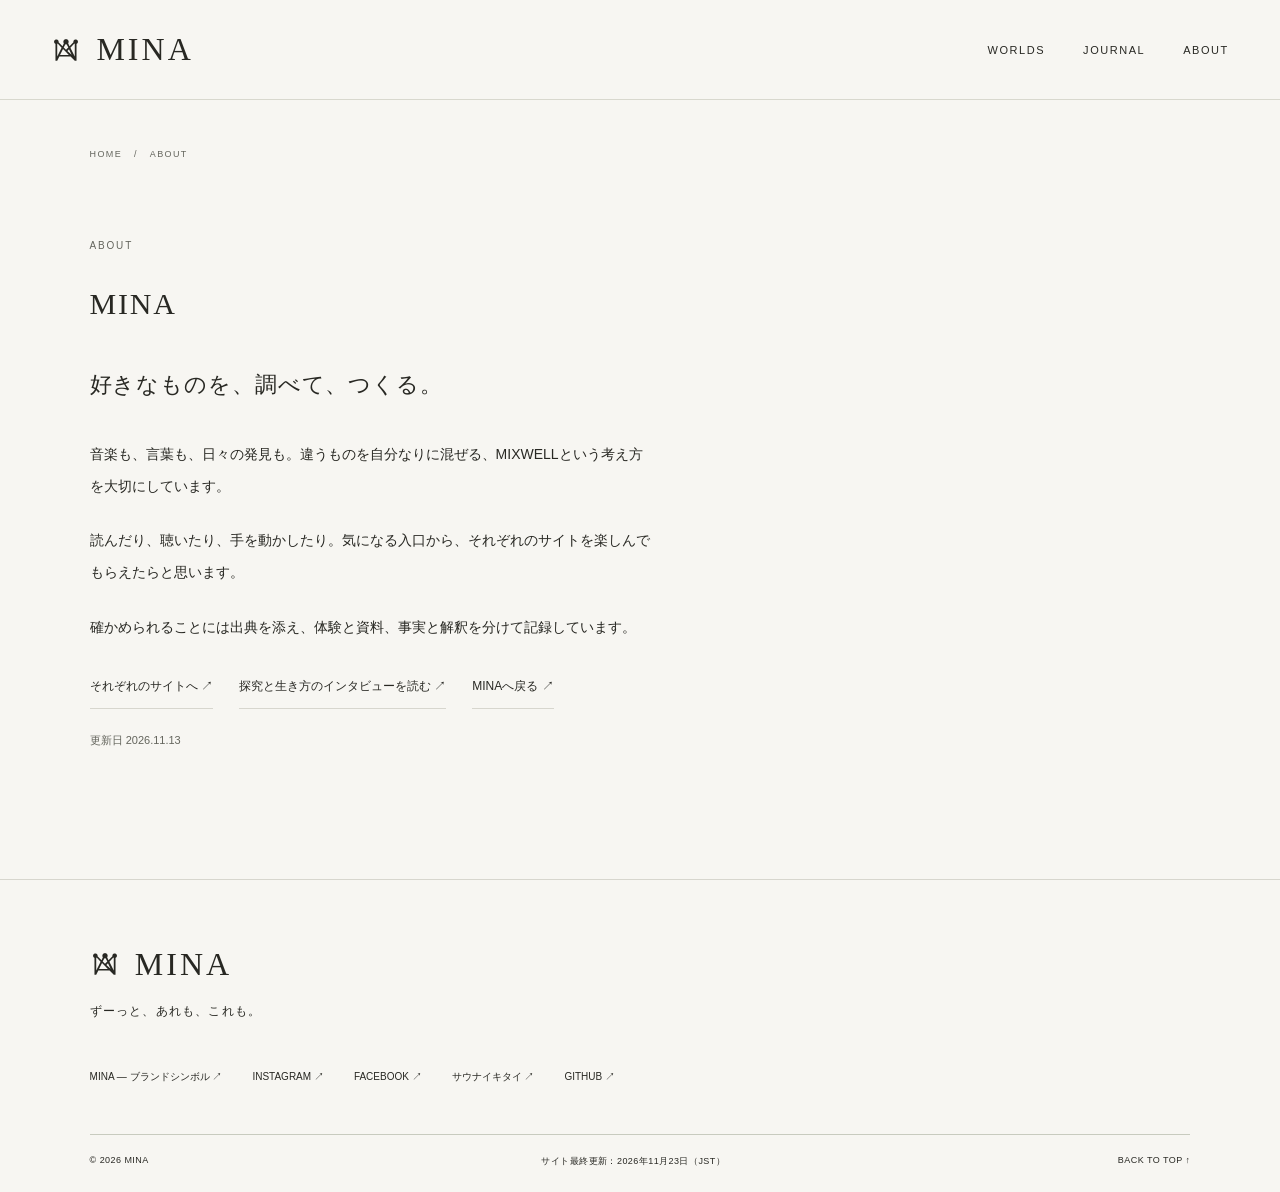
<file: profile.html>
<!doctype html>
<html lang="ja">
<head>
<meta charset="utf-8"><meta http-equiv="Content-Security-Policy" content="default-src 'none'; script-src 'self' https://www.googletagmanager.com; style-src 'self'; img-src 'self' https://www.googletagmanager.com https://*.google-analytics.com; manifest-src 'self'; connect-src https://www.googletagmanager.com https://*.google-analytics.com https://*.analytics.google.com https://*.google.com; base-uri 'none'; form-action 'none'; object-src 'none'"><meta name="viewport" content="width=device-width,initial-scale=1,viewport-fit=cover">
<title>MINAについて</title>
<meta name="description" content="好きなものを、調べて、つくる。MINAの制作姿勢。">
<link rel="canonical" href="https://djnaoyaman.github.io/profile.html">
<meta property="og:type" content="profile"><meta property="og:title" content="MINAについて"><meta property="og:description" content="好きなものを、調べて、つくる。MINAの制作姿勢。"><meta property="og:url" content="https://djnaoyaman.github.io/profile.html"><meta name="theme-color" content="#f7f6f2"><meta name="color-scheme" content="light"><meta name="application-name" content="MINA"><meta name="apple-mobile-web-app-title" content="MINA"><meta name="referrer" content="strict-origin-when-cross-origin">
<link rel="icon" href="/favicon.ico?v=20261031-crown" sizes="16x16 32x32 48x48 64x64"><link rel="icon" href="/favicon-32.png?v=20261031-crown" type="image/png" sizes="32x32"><link rel="icon" href="/favicon-48.png?v=20261031-crown" type="image/png" sizes="48x48"><link rel="icon" href="/favicon.svg?v=20261031-crown" type="image/svg+xml" sizes="any"><link rel="apple-touch-icon" sizes="180x180" href="/apple-touch-icon.png?v=20261031-crown"><link rel="mask-icon" href="/safari-pinned-tab.svg?v=20261031-crown" color="#282823"><link rel="manifest" href="/site.webmanifest?v=20261106-mina">
<meta name="robots" content="index,follow,max-image-preview:large"><meta name="author" content="MINA">
<meta property="og:site_name" content="MINA"><meta property="og:locale" content="ja_JP"><meta property="og:image" content="https://djnaoyaman.github.io/og-profile.png?v=20261106-mina"><meta property="og:image:secure_url" content="https://djnaoyaman.github.io/og-profile.png?v=20261106-mina"><meta property="og:image:type" content="image/png"><meta property="og:image:width" content="1200"><meta property="og:image:height" content="630"><meta property="og:image:alt" content="MINA — 好きなものを、調べて、つくる。">
<meta name="twitter:card" content="summary_large_image"><meta name="twitter:title" content="MINAについて"><meta name="twitter:description" content="好きなものを、調べて、つくる。MINAの制作姿勢。"><meta name="twitter:image" content="https://djnaoyaman.github.io/og-profile.png?v=20261106-mina"><meta name="twitter:image:alt" content="MINA — 好きなものを、調べて、つくる。">
<link rel="alternate" type="text/markdown" href="/llms.txt" title="サイト概要とプロジェクト一覧"><link rel="sitemap" type="application/xml" href="/sitemap.xml">
<link rel="stylesheet" href="/maisons.css?v=20261031-crown">
<script type="application/ld+json">{"@context":"https://schema.org","@graph":[{"@type":"ProfilePage","@id":"https://djnaoyaman.github.io/profile.html#page","url":"https://djnaoyaman.github.io/profile.html","name":"MINAについて","description":"好きなものを、調べて、つくる。MINAの制作姿勢。","inLanguage":"ja","mainEntity":{"@id":"https://djnaoyaman.github.io/#person"},"isPartOf":{"@id":"https://djnaoyaman.github.io/#website"}},{"@type":"Person","@id":"https://djnaoyaman.github.io/#person","name":"MINA","url":"https://djnaoyaman.github.io/profile.html"},{"@type":"WebSite","@id":"https://djnaoyaman.github.io/#website","name":"MINA","url":"https://djnaoyaman.github.io/","inLanguage":"ja","description":"ずーっと、あれも、これも。MINAのWebプロジェクト集。","author":{"@id":"https://djnaoyaman.github.io/#person"},"image":{"@type":"ImageObject","url":"https://djnaoyaman.github.io/og-image.png?v=20261106-mina","width":1200,"height":630}}]}</script>

<link rel="stylesheet" href="/profile.css?v=20261031-crown">
<link rel="stylesheet" href="/subpages.css?v=20261030-1">
<link rel="stylesheet" href="/author.css?v=20261031">
<script data-mina-ga async src="https://www.googletagmanager.com/gtag/js?id=G-PT03XG7KQR"></script>
<script src="/analytics.js?v=20261123-events" defer></script>
</head>
<body id="top" class="maison-subpage">
<a class="skip" href="#main">本文へスキップ</a>
<header><a class="wordmark" href="/"><img class="brand-symbol" src="/assets-source/tab-mark.svg?v=20261031-crown" width="30" height="30" alt="" aria-hidden="true"><span>MINA</span></a><nav aria-label="メインナビゲーション"><a href="/#worlds">WORLDS</a><a href="/#writing">JOURNAL</a><a href="/#about">ABOUT</a></nav></header>
<main id="main" class="profile-main profile-quiet" tabindex="-1"><div class="breadcrumb"><a href="/">HOME</a><span aria-hidden="true"> / </span><span>ABOUT</span></div><div class="profile-hero"><p class="profile-eyebrow" lang="en">ABOUT</p><h1>MINA</h1><p class="profile-lead">好きなものを、調べて、つくる。</p><p class="profile-intro">音楽も、言葉も、日々の発見も。違うものを自分なりに混ぜる、MIXWELLという考え方を大切にしています。</p><p class="profile-intro">読んだり、聴いたり、手を動かしたり。気になる入口から、それぞれのサイトを楽しんでもらえたらと思います。</p><p class="profile-intro">確かめられることには出典を添え、体験と資料、事実と解釈を分けて記録しています。</p><div class="profile-inline-links"><a href="/#worlds">それぞれのサイトへ ↗</a><a href="/inquiry.html">探究と生き方のインタビューを読む ↗</a><a href="/">MINAへ戻る ↗</a></div><p class="page-updated">更新日 <time datetime="2026-11-13">2026.11.13</time></p></div><span id="career" class="legacy-profile-anchor" aria-hidden="true"></span><span id="azumane" class="legacy-profile-anchor" aria-hidden="true"></span><span id="music" class="legacy-profile-anchor" aria-hidden="true"></span><span id="activities" class="legacy-profile-anchor" aria-hidden="true"></span><span id="works" class="legacy-profile-anchor" aria-hidden="true"></span><span id="approach" class="legacy-profile-anchor" aria-hidden="true"></span><span id="links" class="legacy-profile-anchor" aria-hidden="true"></span></main>
<footer id="elsewhere"><a id="elsewhere-title" class="wordmark" href="/"><img class="brand-symbol" src="/assets-source/tab-mark.svg?v=20261031-crown" width="30" height="30" alt="" aria-hidden="true"><span>MINA</span></a><p>ずーっと、あれも、これも。</p><div class="footer-links"><a href="/mina.html">MINA — ブランドシンボル ↗</a><a href="https://www.instagram.com/naoyamiyazaki_family/">INSTAGRAM ↗</a><a href="https://www.facebook.com/Naoyaman">FACEBOOK ↗</a><a id="sauna-title" href="https://sauna-ikitai.com/saunners/12991">サウナイキタイ ↗</a><a href="https://github.com/djnaoyaman">GITHUB ↗</a></div><div class="footer-bottom"><span>© 2026 MINA</span><span>サイト最終更新：<time data-site-updated datetime="2026-11-23">2026年11月23日（JST）</time></span><a href="#top">BACK TO TOP ↑</a></div></footer>
</body></html>
</file>
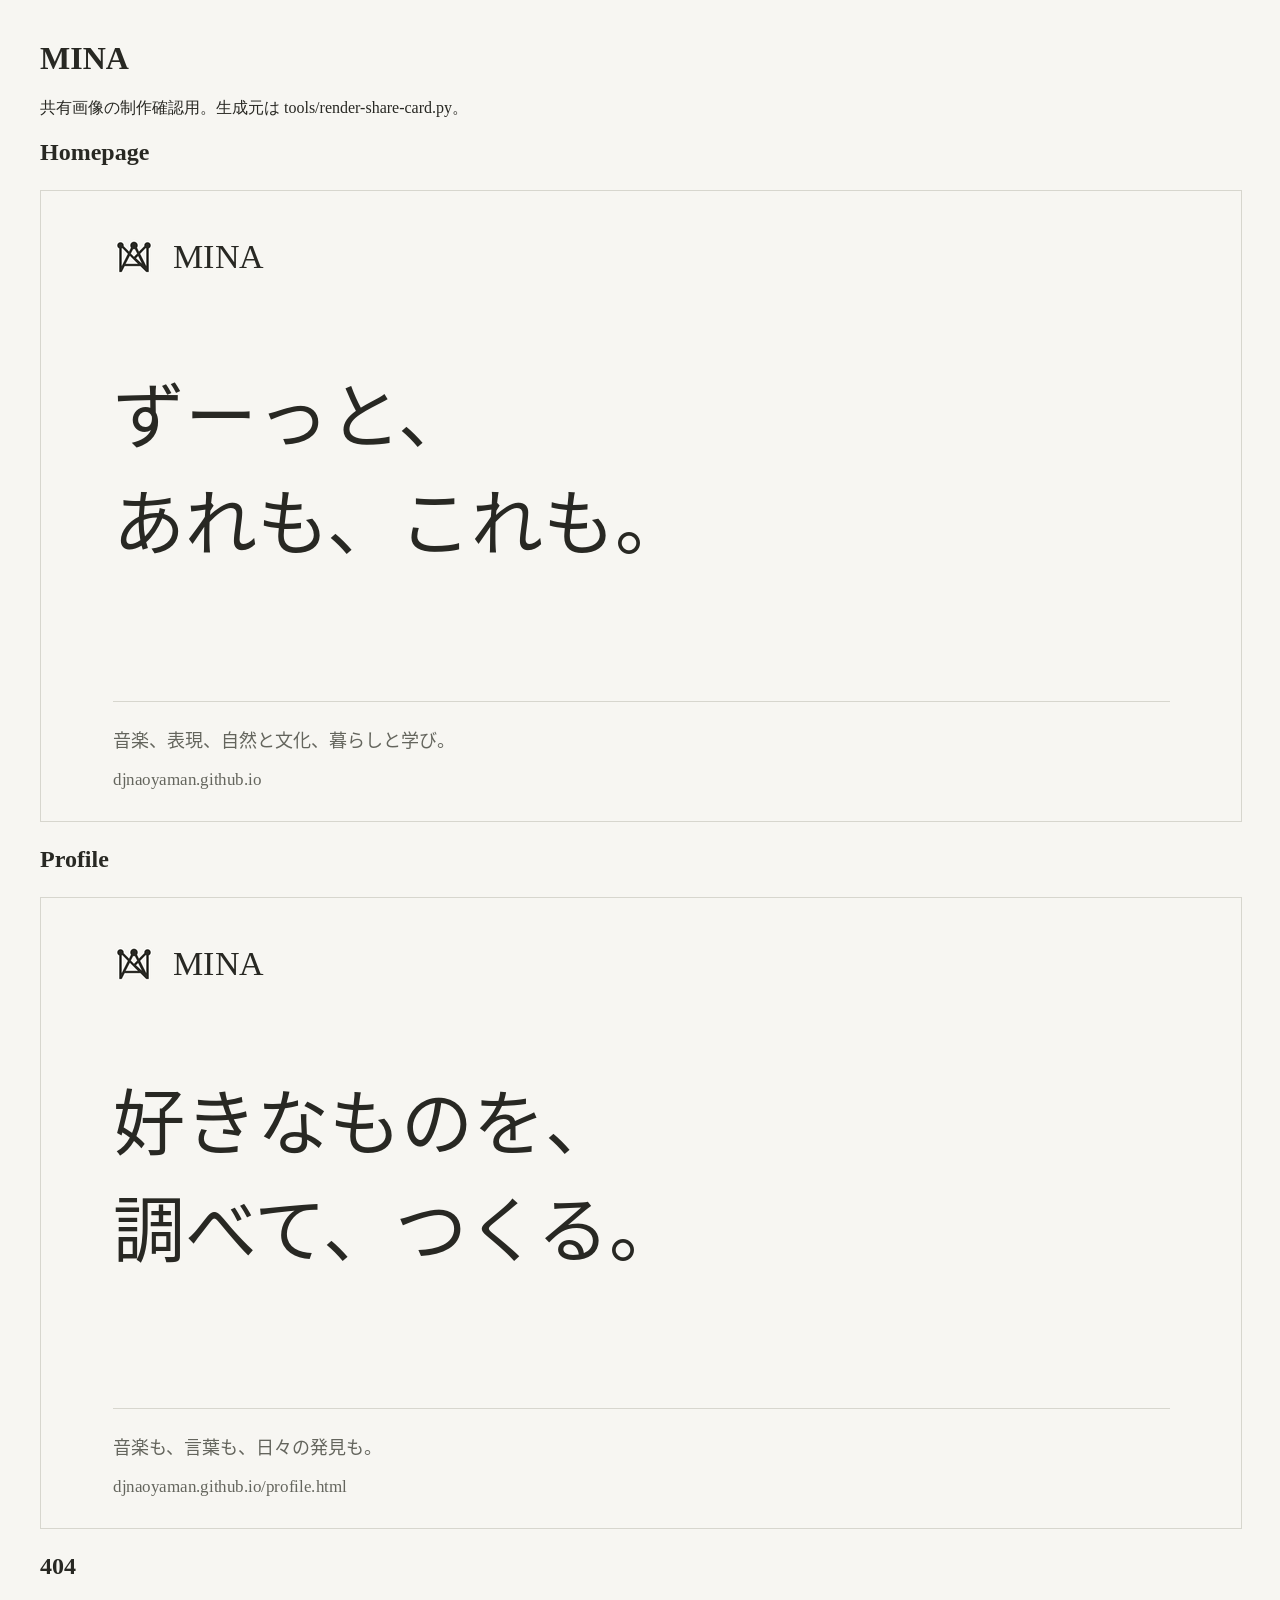
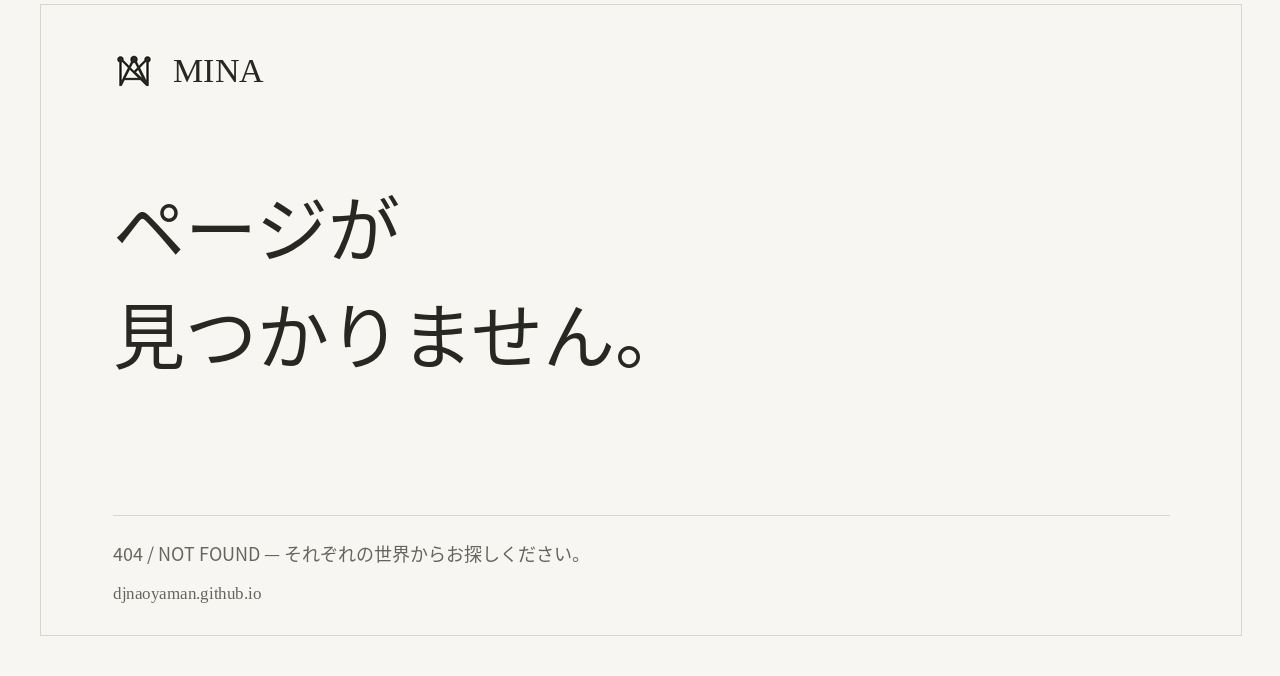
<file: assets-source/share-card.html>
<!doctype html><html lang="ja"><meta charset="utf-8"><meta name="viewport" content="width=device-width,initial-scale=1"><meta name="robots" content="noindex,nofollow"><title>MINA — Identity artwork review</title><style>body{margin:40px;background:#f7f6f2;color:#282823;font-family:serif}main{max-width:1200px;margin:auto}img{display:block;max-width:100%;height:auto;border:1px solid #d7d6ce;margin:24px 0}</style><main><h1>MINA</h1><p>共有画像の制作確認用。生成元は tools/render-share-card.py。</p><h2>Homepage</h2><img src="../og-image.png" alt="Homepageの共有画像" width="1200" height="630"><h2>Profile</h2><img src="../og-profile.png" alt="Profileの共有画像" width="1200" height="630"><h2>404</h2><img src="../og-404.png" alt="404の共有画像" width="1200" height="630"></main></html>
</file>
<file: maisons.css>
*{box-sizing:border-box}html{scroll-behavior:smooth;scroll-padding-top:100px}body{margin:0;background:#f7f6f2;color:#262720;font-family:Arial,'Noto Sans',sans-serif;-webkit-font-smoothing:antialiased}a{color:inherit;text-decoration:none}button{font:inherit}a:focus-visible,button:focus-visible{outline:2px solid #713d1c;outline-offset:7px}.skip{position:absolute;left:20px;top:-100px;background:white;padding:15px;z-index:99}.skip:focus{top:20px}.study{padding:8px 4%;font-size:9px;letter-spacing:.16em;text-align:center;background:#e9e7e0;color:#626459}header{height:100px;display:flex;align-items:center;justify-content:space-between;padding:0 4%;border-bottom:1px solid #d8d8ce}.wordmark{font-family:Georgia,serif;letter-spacing:.03em;font-size:32px}nav{display:flex;gap:38px;font-size:11px;letter-spacing:.14em}nav a:hover{text-decoration:underline;text-underline-offset:8px}main{max-width:1800px;margin:auto}.eyebrow{font-size:10px;letter-spacing:.19em;font-weight:500;line-height:1.6}.intro{padding:66px 7% 62px}.intro-row{display:flex;justify-content:space-between;align-items:end;gap:25px}h1{font-family:'Noto Serif CJK JP','Yu Mincho',serif;font-size:clamp(38px,4.5vw,74px);font-weight:400;line-height:1.55;letter-spacing:.06em;margin:20px 0 0}.intro-note{font-size:13px;line-height:2.1;min-width:240px;padding-bottom:10px}.text-link{display:inline-block;font-size:12px;padding:12px 0;border-bottom:1px solid #626459}.intro-note .text-link{margin-top:12px;min-width:220px;display:flex;justify-content:space-between}.hero-art{margin:0 4%;min-height:520px;background:#47146d;display:grid;grid-template-columns:1fr 1fr;overflow:hidden;color:#f7f0df}.art-caption{padding:65px 10%;display:flex;flex-direction:column;align-items:start;position:relative;z-index:1}.art-caption h2{font-family:Georgia,serif;font-size:clamp(40px,4.3vw,70px);font-weight:400;line-height:1.08;margin:34px 0 20px}.art-caption p{font-size:14px;line-height:2}.art-caption>a{font-size:11px;letter-spacing:.04em;border-bottom:1px solid #b99bc9;padding-bottom:10px;margin-top:22px}.omochi-stage{position:relative;min-height:520px;background:#f3eddf;overflow:hidden;display:flex;align-items:end;justify-content:center}.rings{position:absolute;inset:0;background:radial-gradient(circle at 50% 50%,transparent 31%,#ef783a 32% 48%,transparent 49%) 0 0/200px 200px}.omochi-stage img{position:relative;height:95%;width:85%;object-fit:contain;object-position:center bottom;z-index:1;filter:drop-shadow(0 12px 12px #24111922)}.art-signature{position:absolute;right:24px;bottom:22px;color:#47146d;font-size:24px;line-height:1;font-weight:bold;text-align:right;z-index:2}.art-signature i{font:italic 40px Georgia}.manifesto{text-align:center;padding:120px 20px 115px}.manifesto h2,.section-heading h2,.about h2{font:400 38px/1.7 'Noto Serif CJK JP','Yu Mincho',serif;letter-spacing:.06em}.manifesto p:not(.eyebrow){font-size:13px;line-height:2.5;color:#626459}.maisons-section,.journal{padding:0 7% 110px}.section-heading{display:flex;justify-content:space-between;align-items:end;border-top:1px solid #bcbeb2;padding-top:28px;margin-bottom:30px}.section-heading h2{margin:16px 0 0;font-size:34px}.section-heading>p{font-size:10px;letter-spacing:.14em}.filters{display:flex;gap:25px;flex-wrap:wrap;margin-bottom:48px}.filters button{border:0;background:none;color:#686b60;font-size:12px;padding:14px 0;cursor:pointer;border-bottom:1px solid transparent}.filters button[aria-pressed=true]{color:#22261f;border-bottom-color:#22261f}.filters small{font-size:9px;padding-left:5px}.maison-grid{display:grid;grid-template-columns:1fr 1fr;gap:70px 36px}.maison[hidden]{display:none}.art-link{display:block;aspect-ratio:1200/630;overflow:hidden;background:#eceae4}.art-link img{display:block;width:100%;height:100%;object-fit:contain;transition:transform .6s}.art-link:hover img{transform:scale(1.035)}.type-art{height:100%;display:flex;align-items:center;justify-content:center;padding:10%;font:bold 35px Georgia;text-align:center}.cratediggin{background:#f1d83c;color:#181a14}.premiumcuts{background:#e9e2d2;color:#a5432c}.chems{background:#161519;color:#e7ff4d}.sakanamushi{background:#e5ebe1;color:#2a513a;font-family:serif}.card-heading{display:flex;justify-content:space-between;margin-top:22px;color:#6c6f62}.index{font-size:10px}.maison h3{font-weight:400;font-size:24px;letter-spacing:.01em;margin:12px 0}.maison p{font-size:12px;line-height:2;color:#676a60;max-width:90%;min-height:48px}.visit{font-size:11px;display:flex;justify-content:space-between;border-top:1px solid #d2d4c9;padding-top:16px;margin-top:20px}.journal-grid{display:grid;grid-template-columns:1fr 1fr;gap:36px}.journal-item{padding:46px;background:#e7e6df;min-height:330px;position:relative}.journal-item.fiction{background:#dde3e0}.journal-item h3{font:400 27px/1.8 'Yu Mincho',serif;position:relative}.journal-item>p{font-size:12px;color:#5f675f}.about{background:#e9e8e1;padding:70px 7% 90px}.about-grid{display:grid;grid-template-columns:1fr 1fr;gap:36px;align-items:center}.about h2{font-size:52px;margin:25px 0}.about-grid p{font-size:13px;line-height:2.2}.author{letter-spacing:.1em;padding-top:15px}.author span{display:block;font-size:10px;letter-spacing:.15em}footer{padding:66px 7% 24px}footer>p{font:12px serif;letter-spacing:.1em;margin-top:20px}.footer-links{display:flex;gap:30px;flex-wrap:wrap;font-size:10px;margin:50px 0}.footer-bottom{border-top:1px solid #c8cbbf;padding-top:20px;font-size:9px;letter-spacing:.05em;display:flex;justify-content:space-between;gap:16px;flex-wrap:wrap}a:hover .text-link,.text-link:hover{border-bottom-color:#262720}@media(max-width:700px){html{scroll-padding-top:20px}header{height:100px;flex-direction:column;justify-content:center;gap:18px}.wordmark{font-size:26px}nav{gap:30px;font-size:9px}.intro{padding:42px 6%}.intro-row{display:block}.intro-note{margin-top:22px;font-size:12px}.intro-note .text-link{max-width:220px}h1{font-size:42px}.hero-art{grid-template-columns:1fr;margin:0 4%}.art-caption{padding:38px 8%}.art-caption h2{font-size:44px;margin:20px 0 10px}.art-caption p{display:none}.omochi-stage{min-height:370px;height:370px}.omochi-stage img{height:100%;width:90%}.manifesto{padding:75px 20px}.manifesto h2{font-size:28px}.manifesto p:not(.eyebrow){font-size:12px}.maisons-section,.journal{padding:0 6% 70px}.section-heading h2{font-size:26px}.section-heading{align-items:start}.section-heading>.eyebrow{display:none}.filters{gap:17px;margin-bottom:30px}.filters button{font-size:11px}.maison-grid{grid-template-columns:1fr;gap:45px}.maison h3{font-size:22px}.maison p{max-width:100%;min-height:0}.journal-grid,.about-grid{grid-template-columns:1fr;gap:24px}.journal-item{padding:32px;min-height:280px}.journal-item h3{font-size:24px}.about{padding:50px 7% 65px}.about h2{font-size:40px;margin:10px 0}.footer-links{gap:20px}footer{padding:45px 7% 24px}.study{font-size:8px}.study span{letter-spacing:0}}@media(prefers-reduced-motion:reduce){html{scroll-behavior:auto}.art-link img{transition:none}}

.asset-note{font-size:11px;line-height:1.8;color:#61665b;margin:0 0 22px}.official-hero{background:#f7f6f2;align-items:center;min-height:0}.official-hero img{width:100%;height:auto;object-fit:contain;filter:none}.hero-art{min-height:0}.art-link:hover img{transform:none}@media(max-width:700px){.official-hero{height:auto;min-height:0}.official-hero img{width:100%;height:auto}}
/* Unified maison presentation: retain every official artwork unchanged. */
:root{--paper:#f7f6f2;--ink:#282823;--stone:#ecebe5;--line:#d7d6ce;--muted:#64655d}
body{background:var(--paper);color:var(--ink)}
a:focus-visible,button:focus-visible{outline-color:var(--ink)}
.hero-art{background:var(--stone);color:var(--ink);border-top:1px solid var(--line);border-bottom:1px solid var(--line);min-height:370px;grid-template-columns:1.1fr .9fr}
.art-caption{padding:50px 9%;justify-content:center}
.art-caption h2{font:400 clamp(28px,3.3vw,46px)/1.65 'Noto Serif CJK JP','Yu Mincho',serif;letter-spacing:.055em;margin:20px 0 12px}
.art-caption p{color:var(--muted);font-size:12px;line-height:2.3}
.art-caption>a{border-bottom-color:#8c8d83;margin-top:16px}
.official-hero{background:transparent;align-items:center;justify-content:center;padding:42px 12% 42px 7%}
.featured-work{width:100%;max-width:300px;text-align:center}
.featured-work>.eyebrow{font-size:8px;color:var(--muted)}
.official-hero .featured-work img{display:block;width:100%;height:auto;max-height:160px;object-fit:contain;filter:none;margin:23px auto 21px}
.featured-work>p{font:16px Georgia,serif;letter-spacing:.06em;margin:0 0 8px}
.featured-note{font-size:10px;line-height:1.8;color:var(--muted)}
.maison-grid{gap:30px 30px}
.maison{border:1px solid var(--line);background:#f3f2ed;padding:28px 30px 24px}
.art-link{height:160px;aspect-ratio:auto;background:var(--stone);display:flex;align-items:center;justify-content:center;padding:20px;margin:-28px -30px 25px}
.art-link img{width:auto;max-width:68%;height:auto;max-height:112px;object-fit:contain;filter:none;transform:none}
.card-heading{margin-top:0}.maison h3{font-family:Georgia,'Yu Mincho',serif;font-size:23px;line-height:1.5;margin-top:12px;min-height:35px}
.maison p{font-size:12px;max-width:100%;min-height:48px;color:var(--muted)}
.visit{border-color:var(--line);padding-top:14px;margin-top:20px}
.journal-item,.journal-item.fiction{background:var(--stone);border:1px solid var(--line)}
.about{background:var(--stone)}.study{background:var(--stone)}
@media(max-width:700px){
.hero-art{grid-template-columns:1fr;min-height:0}.art-caption{padding:34px 8% 24px}.art-caption h2{font-size:29px;margin:15px 0 8px}.art-caption p{display:block;font-size:11px}.official-hero{padding:24px 8% 32px;border-top:1px solid var(--line);height:auto}.featured-work{max-width:220px}.official-hero .featured-work img{max-height:116px;margin:18px auto}.featured-work>p{font-size:14px}.maison-grid{gap:24px}.maison{padding:22px 24px}.art-link{height:140px;margin:-22px -24px 23px;padding:20px}.art-link img{max-width:65%;max-height:96px}.maison h3{font-size:22px;min-height:0}.maison p{min-height:0}
}

/* Production contracts: no-JS, keyboard, URLs, print and existing content. */
[hidden]{display:none!important}.filters span{font-size:9px;padding-left:5px}.filters button{min-height:44px;min-width:44px}.source-link{display:inline-flex;align-items:center;font-size:10px;min-height:44px;color:#64655d}.share-tools{display:flex;flex-wrap:wrap;gap:12px;align-items:center;margin:20px 0}.share-tools a,.share-tools button{background:none;border:1px solid #c8cbbf;padding:12px;font-size:11px;min-height:44px}.share-tools #share-status{font-size:12px;width:100%;overflow-wrap:anywhere}nav a{min-height:44px;display:inline-flex;align-items:center}.wordmark{font-size:clamp(18px,2.6vw,32px);overflow-wrap:anywhere}.maison h3{overflow-wrap:anywhere}.mixwell{border-bottom:1px solid #c8cbbf;padding:8px 0 38px;margin-bottom:35px}.mixwell h2{font-family:Georgia,serif;font-size:26px;letter-spacing:.12em;margin:20px 0}.mixwell p{font-size:13px;line-height:2.3}.author-story{margin-top:44px;border-top:1px solid #c8cbbf;padding-top:20px}.author-story summary,.writing-details summary{cursor:pointer;font-size:13px;min-height:44px;padding:12px 0}.author-story p,.writing-details p,.writing-details li{font-size:13px;line-height:2.2}.author-story .author{margin-top:25px}.writing-details{padding:0 7% 65px}.writing-details article{margin:30px 0}.writing-details h3{font:24px Georgia,serif}.writing-details a,.author-story a{text-decoration:underline;text-underline-offset:4px}nav a[aria-current]{text-decoration:underline;text-underline-offset:6px}a,button{touch-action:manipulation}@media(max-width:700px){header{height:auto;min-height:100px;padding:18px 4%;gap:10px}.intro{padding-top:36px}.wordmark{font-size:clamp(18px,6.5vw,26px)}h1{font-size:clamp(27px,10vw,42px)}.about h2{font-size:clamp(28px,10vw,40px)}.mixwell h2{font-size:26px}.filters{gap:8px 17px}.maison h3{font-size:clamp(18px,5.8vw,22px)}nav{gap:22px;flex-wrap:wrap;justify-content:center}.intro-note{min-width:0}.intro-note .text-link{min-width:0}}
@media(forced-colors:active){.filters button[aria-pressed=true]{border:2px solid ButtonText}.maison{border-color:CanvasText}a:focus-visible,button:focus-visible{outline:2px solid Highlight}}
@media print{html{scroll-behavior:auto}header nav,.filters,.share-tools,.study{display:none!important}.maison[hidden]{display:block!important}.maison-grid{display:block}.maison{break-inside:avoid;margin-bottom:20px}.art-link{height:100px}.art-link img{max-height:80px}.visit:after{content:attr(href);font-size:9px}.hero-art,.about,.journal-item{background:white;color:black}.section-heading #project-count{font-size:0}.section-heading #project-count:after{content:"全18サイト";font-size:10px}body{background:white}}

.wordmark{display:inline-flex;align-items:center;gap:12px;max-width:100%}.brand-symbol{flex:0 0 auto;display:block;width:30px;height:30px}.wordmark span{min-width:0}.anchor-alias{display:block;position:relative;top:-24px}@media(max-width:700px){.wordmark{gap:9px}.brand-symbol{width:24px;height:24px}}
/* Fourteen worlds form a connected, faceted self-portrait. */
.world-atlas{margin:0 4%;border-top:1px solid var(--line);border-bottom:1px solid var(--line);padding:42px 4% 24px;background:var(--stone);overflow:hidden}.world-atlas-heading{display:flex;align-items:end;justify-content:space-between;gap:30px}.world-atlas-heading h2{font:400 clamp(30px,3.5vw,48px)/1.55 'Yu Mincho',serif;letter-spacing:.06em;margin:12px 0 0}.world-atlas-story{font-size:12px;line-height:2.2;color:var(--muted);margin:0 0 5px}.world-stage{position:relative;margin:10px auto 0;max-width:1150px;min-width:0}.world-map{display:block;width:100%;height:auto;overflow:visible}.world-face{fill:#282823;opacity:.045;transition:fill .25s}.world-face.face-1{opacity:.075}.world-face.face-2{opacity:.11}.world-face.face-3{opacity:.025}.world-face.is-connected{fill:#60665c}.world-edge{stroke:#777b70;stroke-width:.75;vector-effect:non-scaling-stroke;opacity:.45}.world-edge.is-connected{stroke:#282823;stroke-width:1.5;opacity:.9}.world-hit{fill:transparent}.world-point{fill:#282823;stroke:var(--paper);stroke-width:2}.world-halo{pointer-events:none;fill:var(--paper);stroke:#9c9f94;stroke-width:.7;opacity:0}.world-node{cursor:pointer;outline:none}.world-node:hover .world-halo,.world-node:focus-visible .world-halo,.world-node.is-selected .world-halo{opacity:1}.world-node:focus-visible .world-halo{stroke:#282823;stroke-width:2}.world-number{font:10px Arial,sans-serif;fill:#62675d;letter-spacing:.08em;pointer-events:none}.world-signature{pointer-events:none;opacity:1}.world-signature-name{font:31px Georgia,serif;letter-spacing:.08em;fill:#282823;stroke:var(--stone);stroke-width:3;paint-order:stroke;stroke-linejoin:round}.world-signature-note{font:8px Arial,sans-serif;letter-spacing:.18em;fill:#62675d;stroke:var(--stone);stroke-width:2;paint-order:stroke}.world-caption{min-height:75px;text-align:center;padding:0 16px 12px}.world-caption p{font-family:Georgia,'Yu Mincho',serif;font-size:19px;margin:8px 0}.world-caption-hint{font-size:10px;line-height:1.8;color:var(--muted)}.world-atlas-bottom{display:flex;justify-content:space-between;align-items:center;gap:20px;border-top:1px solid var(--line);padding-top:15px}.world-phases{list-style:none;display:flex;gap:30px;flex-wrap:wrap;padding:0;margin:0;font-size:9px;letter-spacing:.1em;color:var(--muted)}.world-phases span{font-size:8px;margin-right:6px}.world-replay{background:none;border:0;border-bottom:1px solid #777b70;min-height:44px;font-size:10px;color:var(--ink);padding:8px 0;cursor:pointer;white-space:nowrap}.world-directory{margin-top:12px;border-top:1px solid var(--line);padding-top:10px}.world-directory summary{min-height:44px;display:list-item;padding:12px 0;font-size:11px;cursor:pointer}.world-directory ul{list-style:none;display:grid;grid-template-columns:1fr 1fr;gap:0 30px;padding:0;margin:10px 0 18px}.world-directory a{display:flex;align-items:center;gap:15px;font-size:12px;line-height:1.6;min-height:48px;padding:10px 0;border-bottom:1px solid var(--line);overflow-wrap:anywhere}.world-directory a span{font-size:9px;color:var(--muted);flex:0 0 18px}
.atlas-animate .world-point,.atlas-animate .world-number{animation:worldPoint 1.2s ease both}.atlas-animate .world-edge{stroke-dasharray:1;stroke-dashoffset:1;animation:worldConnect 2.6s cubic-bezier(.22,.65,.28,1) .7s both}.atlas-animate .world-face{animation:worldPlane 2s ease 2.2s both}.atlas-animate .world-signature{animation:worldResolve 1.5s ease 3.2s both}.atlas-animate .world-node:nth-child(2n) .world-point{animation-delay:.18s}.atlas-animate .world-node:nth-child(3n) .world-point{animation-delay:.35s}.atlas-animate .world-edge:nth-child(3n){animation-delay:1s}.atlas-animate .world-edge:nth-child(2n){animation-delay:1.3s}.atlas-animate .world-face:nth-child(2n){animation-delay:2.6s}.is-paused *{animation-play-state:paused!important}@keyframes worldPoint{from{opacity:0}to{opacity:1}}@keyframes worldConnect{to{stroke-dashoffset:0}}@keyframes worldPlane{from{fill-opacity:0}to{fill-opacity:1}}@keyframes worldResolve{from{opacity:0}to{opacity:1}}
.world-atlas[data-layout=compact] .world-signature-name{font-size:19px;letter-spacing:.035em}.world-atlas[data-layout=compact] .world-signature-note{font-size:5.6px;letter-spacing:.08em}.world-atlas[data-layout=compact] .world-number{font-size:9px}
@media(max-width:700px){.world-atlas{padding:28px 4% 18px}.world-atlas-heading{align-items:start;gap:16px}.world-atlas-heading h2{font-size:28px}.world-atlas-story{font-size:10px;line-height:2;margin-top:28px;max-width:48%}.world-atlas-heading .eyebrow{font-size:8px}.world-stage{margin:8px -2% 0}.world-phases{gap:10px;font-size:7px}.world-phases span{font-size:7px;margin-right:3px}.world-atlas-bottom{gap:10px;align-items:start}.world-replay{font-size:9px}.world-caption p{font-size:16px}.world-caption-hint{font-size:9px}.world-directory ul{grid-template-columns:1fr}.world-directory a{font-size:12px}.world-atlas-heading h2{white-space:nowrap}}
@media(prefers-reduced-motion:reduce){.atlas-animate *{animation:none!important}.world-edge{stroke-dashoffset:0!important}.world-signature,.world-point,.world-number{opacity:1!important}.world-face{fill-opacity:1!important}.world-replay{display:none!important}}@media print{.world-atlas{background:white;break-inside:avoid}.world-replay,.world-directory{display:none}.world-map *{animation:none!important}.world-edge{stroke-dashoffset:0!important}.world-signature,.world-point,.world-number{opacity:1!important}}

/* Parent-brand lockup: controlled proportions and minimum clear space. */
.wordmark{letter-spacing:.095em;white-space:nowrap}.wordmark .brand-symbol{flex:none;margin-right:.1em}.wordmark span{font-kerning:normal;font-weight:500}
@media(max-width:380px){.wordmark{font-size:17px;letter-spacing:.055em;gap:8px}.wordmark .brand-symbol{width:24px;height:24px}}
@media(max-width:700px){.world-atlas-heading{display:block}.world-atlas-heading h2{white-space:normal;font-size:clamp(24px,6vw,32px)}.world-atlas-story{max-width:none;margin-top:14px;font-size:11px}}

/* Quiet, optically balanced logo cards. Originals remain untouched. */
.art-link{height:140px;padding:24px}
.art-link .world-logo{display:block;width:var(--world-logo-width,190px);max-width:76%;height:auto;max-height:var(--world-logo-height,80px);object-fit:contain;filter:none;transform:none}
.art-link .logo-premiumcuts{--world-logo-width:180px}
.art-link .logo-earthnumber{--world-logo-width:170px}
.art-link .logo-chems{--world-logo-width:185px}
.art-link .logo-suburbia-classica{--world-logo-width:150px}
.art-link .logo-kuranpo{--world-logo-width:185px}
.art-link .logo-youkai{--world-logo-width:88px;--world-logo-height:88px}
.art-link .logo-sakanamushi{--world-logo-width:245px;max-width:82%}
.art-link .logo-sanreikotaiyoku{--world-logo-width:215px}
.art-link .logo-ppp{--world-logo-width:230px;max-width:82%}
.art-link .logo-bookkeeping{--world-logo-width:88px;--world-logo-height:92px}
.art-link .logo-1minutes{--world-logo-width:150px}
.art-link .logo-design-lineage{--world-logo-width:170px}
.art-link .logo-buncho-ureshi{--world-logo-width:180px;mix-blend-mode:normal;filter:none}
#project-buncho-ureshi .art-link{isolation:isolate}
@media(forced-colors:active){.art-link .logo-buncho-ureshi{mix-blend-mode:normal;filter:none}}
#project-design-lineage .lineage-title,#project-design-lineage .lineage-subtitle{display:block;white-space:nowrap}
#project-design-lineage .lineage-subtitle{font-size:16px;margin-top:4px}
#project-design-lineage .lineage-separator{position:absolute;width:1px;height:1px;overflow:hidden;clip-path:inset(50%);white-space:nowrap}
.art-link .logo-omochi-touch{--world-logo-width:145px}
@media(max-width:700px){
 .art-link{height:120px;padding:22px}
 .art-link .world-logo{width:calc(var(--world-logo-width,190px)*.88);max-height:calc(var(--world-logo-height,80px)*.88)}
}
@media print{.art-link{height:100px;padding:15px}.art-link .world-logo{max-height:70px}}

/* The small anatomical seams keep the faceted three-quarter face readable. */
.world-edge.world-feature{stroke:#62675d;stroke-width:1.15;opacity:.7}
/* The no-script fallback uses the same portrait, not a compressed wide mesh. */
.world-atlas:not([data-layout]) .world-map{max-height:600px}
.world-atlas:not([data-layout]) .world-signature-name{font-size:19px;letter-spacing:.035em}
.world-atlas:not([data-layout]) .world-signature-note{font-size:5.6px;letter-spacing:.08em}
/* Finished edges are continuous at every responsive SVG scale. */
.world-atlas[data-phase=complete] .world-edge{stroke-dasharray:none}

/* Exact user-approved wireframe; no photo-derived shading or filled face planes. */
.world-atlas{background:#eeece5}
.world-atlas .world-map.world-portrait{max-width:560px;max-height:none;margin:0 auto}
.world-portrait .world-point{fill:#282823;stroke:#eeece5;stroke-width:1.7}
.world-atlas .world-portrait .world-number{font:8px Arial,sans-serif;letter-spacing:normal;fill:#62675d}
.world-portrait .world-edge{stroke:#a5a89c;stroke-width:.82;stroke-opacity:1;opacity:1;vector-effect:none}
.world-portrait .world-edge.wire-outline{stroke:#92958a;stroke-width:1.05}
.world-portrait .world-edge.wire-orbit{stroke:#858a7d;stroke-width:1}
.world-portrait .world-edge.wire-mouth{stroke:#969b8d;stroke-width:.85}
.world-portrait .world-edge.is-connected{stroke:#62675d}
.world-atlas .world-portrait .world-signature-name{font:22px Georgia,serif;letter-spacing:1.5px;fill:#282823;stroke:none;stroke-width:1}
.world-atlas .world-portrait .world-signature-note{font:6.5px Arial,sans-serif;letter-spacing:1.1px;fill:#62675d;stroke:none;stroke-width:1}
.atlas-animate .world-support-points{animation:worldPoint 1.2s ease both}

.art-link .logo-buncho-game{--world-logo-width:230px;mix-blend-mode:normal;filter:none}
</file>
<file: author.css>
.about-quiet .about-grid h2{font-size:clamp(24px,3vw,38px);line-height:1.65}.about-quiet .about-grid p{max-width:36em}.profile-quiet .profile-hero{padding:64px 0 30px}.profile-quiet .profile-hero h1{font-size:30px}.profile-quiet .profile-lead{font-size:22px;font-weight:400;margin-top:38px}.profile-quiet .profile-intro{max-width:40em}.profile-quiet{max-width:900px;padding-bottom:64px}.legacy-profile-anchor{display:block;height:0}.profile-quiet .page-updated{margin-top:24px;font-size:11px;color:#64655d}@media(max-width:600px){.profile-quiet .profile-hero{padding-top:42px}.profile-quiet .profile-hero h1{font-size:26px}.profile-quiet .profile-lead{font-size:20px}}
</file>
<file: profile.css>
/* Profile page: shared brand, comfortable reading and clear section rhythm. */
.profile-main{max-width:960px;margin:0 auto;padding:0 40px 90px}
.profile-hero{max-width:760px;padding:100px 0 60px}
.profile-eyebrow{font:11px Arial,sans-serif;letter-spacing:.13em;color:var(--sub);margin:0 0 30px}
.profile-hero h1{text-align:left;font-size:clamp(36px,6vw,64px);line-height:1.5;letter-spacing:.08em;margin:0}
.profile-name{font:11px Arial,sans-serif;letter-spacing:.16em;color:var(--sub);margin:18px 0 30px}
.profile-role{font-size:13px;line-height:2;color:var(--sub);margin:0 0 50px}
.profile-lead{font-size:clamp(23px,3.2vw,34px);font-weight:600;line-height:1.85;letter-spacing:.025em;margin:0 0 32px}
.profile-intro,.profile-section>p{font-size:14px;line-height:2.3;max-width:720px;margin:0 0 22px}
.profile-contents{display:flex;gap:4px 26px;flex-wrap:wrap;padding:22px 0 34px;border-top:1px solid var(--ink);font-size:12px}
.profile-contents a,.profile-inline-links a,.profile-reading>a,.profile-social a{display:inline-flex;align-items:center;min-height:44px}
.profile-section{padding:68px 0 55px;border-top:1px solid var(--line)}
.profile-section .profile-eyebrow{margin-bottom:18px}
.profile-section h2{font-size:clamp(21px,3vw,27px);font-weight:600;line-height:1.8;letter-spacing:.025em;margin:0 0 30px;text-wrap:balance}
.profile-section h3{font-size:15px;margin:36px 0 16px}
.profile-career,.profile-aliases{margin:30px 0 0}
.profile-career>div,.profile-aliases>div{display:grid;grid-template-columns:minmax(180px,1fr) minmax(0,2.2fr);gap:24px;padding:20px 0;border-bottom:1px solid var(--line)}
.profile-career dt,.profile-aliases dt{font-size:13px;font-weight:600;line-height:2}
.profile-career dd,.profile-aliases dd{margin:0;font-size:13px;line-height:2;color:var(--sub)}
.profile-background{display:grid;grid-template-columns:1fr 1fr;gap:40px}
.profile-background p,.profile-reading li{font-size:13px;line-height:2.2;color:var(--sub);margin:0}
.profile-inline-links{display:flex;gap:4px 26px;flex-wrap:wrap;font-size:12px!important}
.profile-reading{margin-top:36px;padding:4px 28px 24px;background:#f7f7f7}
.profile-reading ul{padding-left:1.2em;margin:0}
.profile-reading li{padding:6px 0}
.profile-reading>a{font-size:12px;margin-top:12px}
.profile-works{list-style:none;margin:32px 0 0;padding:0;display:grid;grid-template-columns:1fr 1fr;gap:0 40px}
.profile-works li{min-width:0;padding:24px 0;border-top:1px solid var(--line);break-inside:avoid}
.profile-works a{font-size:15px;font-weight:600;line-height:1.8;min-height:44px;display:inline-flex;align-items:center;overflow-wrap:anywhere}
.profile-works p{font-size:12px;line-height:2;color:var(--sub);margin:8px 0 0}
.profile-quote{margin:45px 0 0;border-left:2px solid var(--ink);padding:5px 0 5px 25px}
.profile-quote p{font-size:23px;font-weight:600;line-height:2;margin:0}
.profile-social{list-style:none;padding:0;margin:0;display:flex;flex-wrap:wrap;gap:6px 30px}
.profile-social li{min-width:0}
.profile-social a{font-size:12px;overflow-wrap:anywhere}
.profile-section .profile-note{font-size:11px;line-height:2;color:var(--sub);margin-top:36px}
@media(max-width:600px){.profile-main{padding:0 24px 40px}.profile-hero{padding:65px 0 42px}.profile-role{margin-bottom:32px}.profile-lead{font-size:23px}.profile-intro,.profile-section>p{font-size:13px;line-height:2.2}.profile-section{padding:42px 0}.profile-section h2{font-size:21px;margin-bottom:24px}.profile-career>div,.profile-aliases>div{grid-template-columns:1fr;gap:7px;padding:18px 0}.profile-background,.profile-works{grid-template-columns:1fr;gap:0}.profile-reading{padding:1px 18px 20px}.profile-quote{padding-left:18px}.profile-quote p{font-size:21px}.profile-contents{gap:2px 20px}.profile-eyebrow{font-size:10px}}
@media print{.profile-main{max-width:none;padding:0}.profile-hero{padding:20pt 0}.profile-hero h1{font-size:28pt}.profile-lead{font-size:18pt}.profile-section{padding:20pt 0}.profile-section h2{font-size:16pt;break-after:avoid}.profile-contents{display:none}.profile-intro,.profile-section>p{font-size:10pt;line-height:1.8}.profile-career>div,.profile-aliases>div,.profile-reading{break-inside:avoid}.profile-reading{background:none}.profile-works a,.profile-social a{min-height:0}.profile-works p{font-size:9pt}.profile-section .profile-note{font-size:8pt}}

/* A regional project alongside the biography. */
.profile-section .azumane-concept{font-size:clamp(24px,4vw,34px);font-weight:600;line-height:1.8;letter-spacing:.04em;margin:12px 0 30px}
.azumane-pillars{display:grid;grid-template-columns:repeat(3,minmax(0,1fr));gap:24px;margin:32px 0;padding:24px 0;border-top:1px solid var(--line);border-bottom:1px solid var(--line)}
.azumane-pillars dt{font-size:14px;font-weight:600;line-height:2;margin-bottom:8px}
.azumane-pillars dd{font-size:13px;line-height:2;color:var(--sub);margin:0}
.azumane-sources{margin-top:24px}
@media(max-width:600px){.azumane-pillars{grid-template-columns:1fr;gap:20px}.profile-section .azumane-concept{font-size:24px}}
@media print{.azumane-pillars{break-inside:avoid}.profile-section .azumane-concept{font-size:18pt}}
</file>
<file: subpages.css>
/* Same-site pages share the homepage's palette, wordmark, navigation and footer. */
.maison-subpage{--sub:var(--muted);--red:var(--ink)}
.maison-subpage header{max-width:none;margin:0}
.maison-subpage .breadcrumb{font-size:9px;letter-spacing:.15em;color:var(--muted);padding-top:32px;display:flex;gap:12px;align-items:center}
.maison-subpage .breadcrumb a{min-height:44px;display:inline-flex;align-items:center}
.maison-subpage .profile-main{max-width:1280px;padding:0 clamp(24px,7vw,112px) 90px}
.maison-subpage .profile-hero{max-width:850px;padding:50px 0 64px}
.maison-subpage .profile-hero h1{font-family:'Noto Serif CJK JP','Yu Mincho',serif;font-weight:400;letter-spacing:.06em;font-size:clamp(36px,4.5vw,64px)}
.maison-subpage .profile-lead{font-family:'Noto Serif CJK JP','Yu Mincho',serif;font-weight:400;line-height:1.9;letter-spacing:.04em}
.maison-subpage .profile-eyebrow,.maison-subpage .profile-name{font-size:10px;letter-spacing:.18em}
.maison-subpage .profile-contents{border-color:var(--line);padding:20px 0 26px;gap:4px 26px;justify-content:flex-start}
.maison-subpage .profile-section{padding:64px 0;border-color:var(--line)}
.maison-subpage .profile-section h2{font-family:'Noto Serif CJK JP','Yu Mincho',serif;font-weight:400;letter-spacing:.06em;font-size:clamp(24px,3vw,34px)}
.maison-subpage .profile-section h3,.maison-subpage .profile-works a{font-weight:400;font-family:Georgia,'Yu Mincho',serif}
.maison-subpage .profile-reading{background:var(--stone);border:1px solid var(--line);padding:8px 30px 26px}
.maison-subpage .profile-works{gap:24px;margin-top:32px}
.maison-subpage .profile-works li{background:#f3f2ed;border:1px solid var(--line);padding:24px}
.maison-subpage .profile-works a{font-size:20px}
.maison-subpage .profile-career dt,.maison-subpage .profile-aliases dt{font-weight:500}
.maison-subpage .profile-quote{border-left:1px solid var(--ink)}
.maison-subpage .profile-quote p{font-family:'Yu Mincho',serif;font-weight:400}
.maison-subpage .profile-inline-links a,.maison-subpage .profile-reading>a,.maison-subpage .profile-social a{border-bottom:1px solid var(--line)}
.maison-subpage .profile-section .azumane-concept{font-family:'Yu Mincho',serif;font-weight:400}
.maison-subpage footer{border-top:1px solid var(--line)}
.error-main{max-width:1280px;margin:0 auto;padding:80px 7% 110px;min-height:58vh}
.error-code{font-size:10px;letter-spacing:.19em;color:var(--muted);margin:0 0 28px}
.error-main h1{font:400 clamp(30px,4.5vw,62px)/1.7 'Noto Serif CJK JP','Yu Mincho',serif;letter-spacing:.06em;margin:0 0 30px;text-align:left}
.error-main>p:not(.error-code){font-size:13px;line-height:2.3;color:var(--muted);max-width:720px}
.error-links{display:flex;flex-wrap:wrap;gap:18px 32px;margin-top:40px}
.error-links a{display:inline-flex;align-items:center;min-height:44px;font-size:12px;padding:10px 0;border-bottom:1px solid var(--ink)}
@media(max-width:700px){.maison-subpage .profile-main{padding:0 6% 60px}.maison-subpage .breadcrumb{padding-top:18px}.maison-subpage .profile-hero{padding:24px 0 42px}.maison-subpage .profile-lead{font-size:24px}.maison-subpage .profile-section{padding:42px 0}.maison-subpage .profile-contents{gap:4px 20px}.maison-subpage .profile-works{gap:18px}.maison-subpage .profile-works li{padding:22px}.maison-subpage .profile-reading{padding:4px 20px 22px}.error-main{padding:48px 7% 70px}.error-main h1{font-size:clamp(27px,9vw,42px)}.error-links{margin-top:28px}}
@media print{.maison-subpage header nav,.breadcrumb{display:none}.maison-subpage .profile-main{max-width:none;padding:0}.maison-subpage .profile-section{padding:20pt 0}.maison-subpage .profile-works li,.maison-subpage .profile-reading{background:white}.maison-subpage footer{padding:20pt 0}}
</file>
<file: mina.css>
.mina-main{max-width:1600px;margin:auto}.mina-breadcrumb{display:flex;gap:18px;margin:40px 7%;font-size:9px;letter-spacing:.15em}.mina-intro{padding:42px 7% 64px}.mina-intro h1{font-size:clamp(38px,5.8vw,82px);line-height:1.5}.mina-lead{font-size:15px;line-height:2.2;margin-top:32px}.study-note{font-size:11px;color:#67685f;line-height:1.9;margin-top:24px}.mina-hero{display:grid;grid-template-columns:1fr 1fr;gap:8%;padding:0 7% 100px;align-items:center}.mina-tile{margin:0;aspect-ratio:1;background:#efeee8;display:flex;align-items:center;justify-content:center;position:relative}.mina-tile img{width:100%;height:100%;display:block;object-fit:contain;background:#f7f6f2}.mina-hero .mina-tile{box-shadow:0 0 0 1px #d9d8d0}.mina-hero-copy h2,.mina-section h2,.mina-ending h2{font-family:'Noto Serif CJK JP','Yu Mincho',serif;font-weight:400;font-size:clamp(25px,2.8vw,42px);line-height:1.8;letter-spacing:.03em}.mina-hero-copy p{font-size:13px;line-height:2.2}.mina-hero-copy .eyebrow{font-size:9px}.mina-section{border-top:1px solid #d8d8ce;margin:0 7%;padding:56px 0 80px}.section-top{margin-bottom:35px}.construction-controls{display:flex;gap:8px;flex-wrap:wrap;margin-bottom:24px}.construction-controls[hidden]{display:none}.construction-controls button{border:1px solid #cdcec4;background:none;color:#282823;min-height:46px;padding:12px 20px;cursor:pointer;font-size:12px}.construction-controls button[aria-pressed=true]{color:#f7f6f2;background:#282823;border-color:#282823}.construction{display:grid;grid-template-columns:1.15fr 1fr;gap:8%;align-items:center}.construction-canvas{position:relative;aspect-ratio:1;background:#f0efe9;border:1px solid #d8d8ce;overflow:hidden}.construction-svg{width:100%;height:100%;position:relative;z-index:1}.construction-copy h3{font:400 28px/1.8 'Noto Serif CJK JP','Yu Mincho',serif}.construction-copy p{font-size:13px;line-height:2.2}.letter-origin{display:none;position:absolute;inset:0;align-items:center;justify-content:center;gap:20px;font:48px Georgia,serif}.letter-origin i{font:18px Arial}.square-guide{position:absolute;inset:14%;border:1px dashed #8f9385;opacity:0;pointer-events:none}.construction[data-stage="0"] .letter-origin{display:flex}.construction[data-stage="0"] .construction-svg{opacity:0}.construction[data-stage="1"] .mina-part{fill:none;stroke:#282823;stroke-width:1.4}.construction[data-stage="1"] .construction-svg path:not(.mina-part){display:none}.construction[data-stage="2"] .mina-arch{fill:#787d6d}.construction[data-stage="2"] .mina-spine{fill:#282823}.construction[data-stage="3"] .square-guide{opacity:1}.construction-svg{transition:opacity .25s ease}.process-notes{display:grid;grid-template-columns:repeat(5,1fr);gap:20px;list-style:none;padding:0;margin:40px 0 0;counter-reset:step}.process-notes li{border-top:1px solid #c8c9bf;padding-top:16px;counter-increment:step}.process-notes li:before{content:'0'counter(step);display:block;font-size:10px;margin-bottom:16px;color:#6b6e61}.process-notes b{font-size:12px;font-weight:500}.process-notes p{font-size:11px;line-height:1.9;color:#626459}.precision-grid{display:grid;grid-template-columns:repeat(3,1fr);gap:6%}.precision-grid article>span{font-size:10px;color:#6b6e61}.precision-grid h3{font-size:17px;font-weight:400;margin:22px 0}.precision-grid p{font-size:12px;line-height:2.1}.square-pair{display:grid;grid-template-columns:1fr 1fr;gap:24px}.square-pair .mina-tile{border:1px solid #d8d8ce}.mina-tile.inverse,.mina-tile.inverse img{background:#282823}.mina-tile figcaption{position:absolute;bottom:20px;left:24px;font-size:9px;letter-spacing:.15em}.mina-tile.inverse figcaption{color:#f7f6f2}.size-test{display:flex;justify-content:center;align-items:end;gap:48px;padding:48px 0}.size-test figure{margin:0;text-align:center}.size-test img{display:block;margin:auto}.size-test figcaption{font-size:10px;margin-top:20px}.scale-note{font-size:11px;text-align:center;line-height:2;color:#626459}.mina-ending{padding:70px 7% 110px;text-align:center;background:#eeede6}.mina-ending p{font-size:13px;line-height:2.2}.mina-ending .eyebrow{font-size:10px}.mina-page footer{margin-top:0}@media(max-width:700px){.mina-intro{padding-top:20px}.mina-hero,.construction{grid-template-columns:1fr;gap:30px}.mina-hero{padding-bottom:60px}.mina-hero-copy h2{font-size:25px}.mina-section{padding:40px 0 52px}.process-notes{grid-template-columns:1fr 1fr;gap:25px}.precision-grid{grid-template-columns:1fr;gap:24px}.square-pair{gap:12px}.mina-tile figcaption{font-size:6px;left:10px;bottom:10px}.size-test{gap:22px;flex-wrap:wrap}.construction-controls button{padding:12px 14px}.construction-copy h3{font-size:24px}.mina-ending{padding:45px 7% 70px}}@media(prefers-reduced-motion:reduce){.construction-svg{transition:none}}@media print{.construction-controls{display:none}.mina-section,.mina-hero{break-inside:avoid}}

.page-updated{font-size:10px;color:#626459;margin-top:20px;letter-spacing:.06em}
.progression-cards{display:grid;grid-template-columns:repeat(3,1fr);gap:20px;margin:0 0 42px}.progression-cards figure{margin:0}.progression-cards img{display:block;width:100%;height:auto}.progression-cards figcaption{display:flex;flex-direction:column;gap:10px;padding:16px 0;font-size:11px}.progression-cards b{font-size:9px;letter-spacing:.08em;font-weight:500}.morph-svg{display:block;width:100%;height:100%}.morph-tools{margin-top:30px}.morph-tools[hidden]{display:none}.morph-tools label{display:flex;justify-content:space-between;font-size:11px;gap:12px}.morph-tools input{width:100%;min-height:44px;accent-color:#282823;margin:12px 0}.morph-actions{display:flex;gap:12px;flex-wrap:wrap}.morph-actions button{min-height:44px;padding:12px 18px;border:1px solid #282823;background:#282823;color:#f7f6f2;font-size:12px;cursor:pointer}.morph-actions button+button{background:none;color:#282823}.morph-actions button:disabled{opacity:.5;cursor:default}#motion-note{font-size:10px;color:#626459;line-height:1.9}.process-explanation{font-size:11px;line-height:2;color:#626459;margin-top:30px}.sr-only{position:absolute;width:1px;height:1px;padding:0;margin:-1px;overflow:hidden;clip:rect(0,0,0,0);white-space:nowrap;border:0}@media(max-width:700px){.progression-cards{gap:6px}.progression-cards figcaption{font-size:9px;line-height:1.7}.progression-cards b{font-size:7px}.size-test figure:last-child{flex-basis:100%}.size-test figure:last-child img{margin:auto}}
@media(max-width:700px){.mina-intro h1{font-size:clamp(24px,7.8vw,36px)}}
.points-story{font-size:14px;line-height:2.2}.points-demo{display:grid;grid-template-columns:1.15fr 1fr;gap:8%;align-items:center}.points-canvas{aspect-ratio:1;background:#f7f6f2;border:1px solid #d8d8ce}.points-svg{width:100%;height:100%;display:block}.points-copy h3{font:400 28px/1.8 'Noto Serif CJK JP','Yu Mincho',serif}.points-copy p{font-size:13px;line-height:2.2}.points-tools[hidden]{display:none}.points-stages{display:flex;gap:8px;flex-wrap:wrap;margin:25px 0}.points-stages button{min-height:44px;padding:12px 17px;background:none;border:1px solid #282823;color:#282823;font-size:11px;cursor:pointer}.points-stages button[aria-pressed=true]{background:#282823;color:#f7f6f2}.points-tools label{display:flex;justify-content:space-between;font-size:11px}.points-tools input{width:100%;min-height:44px;accent-color:#282823;margin:12px 0}.points-copy #points-motion-note{font-size:10px;color:#626459}.dot-comparisons{display:grid;grid-template-columns:repeat(3,1fr);gap:20px;margin-top:50px}.dot-comparisons figure{margin:0}.dot-comparisons img{display:block;width:100%;height:auto}.dot-comparisons figcaption{font-size:11px;line-height:1.8;padding:14px 0}@media(max-width:700px){.points-demo{grid-template-columns:1fr;gap:25px}.points-copy h3{font-size:23px}.dot-comparisons{gap:8px}.dot-comparisons figcaption{font-size:9px}.points-story{font-size:12px}}
</file>
